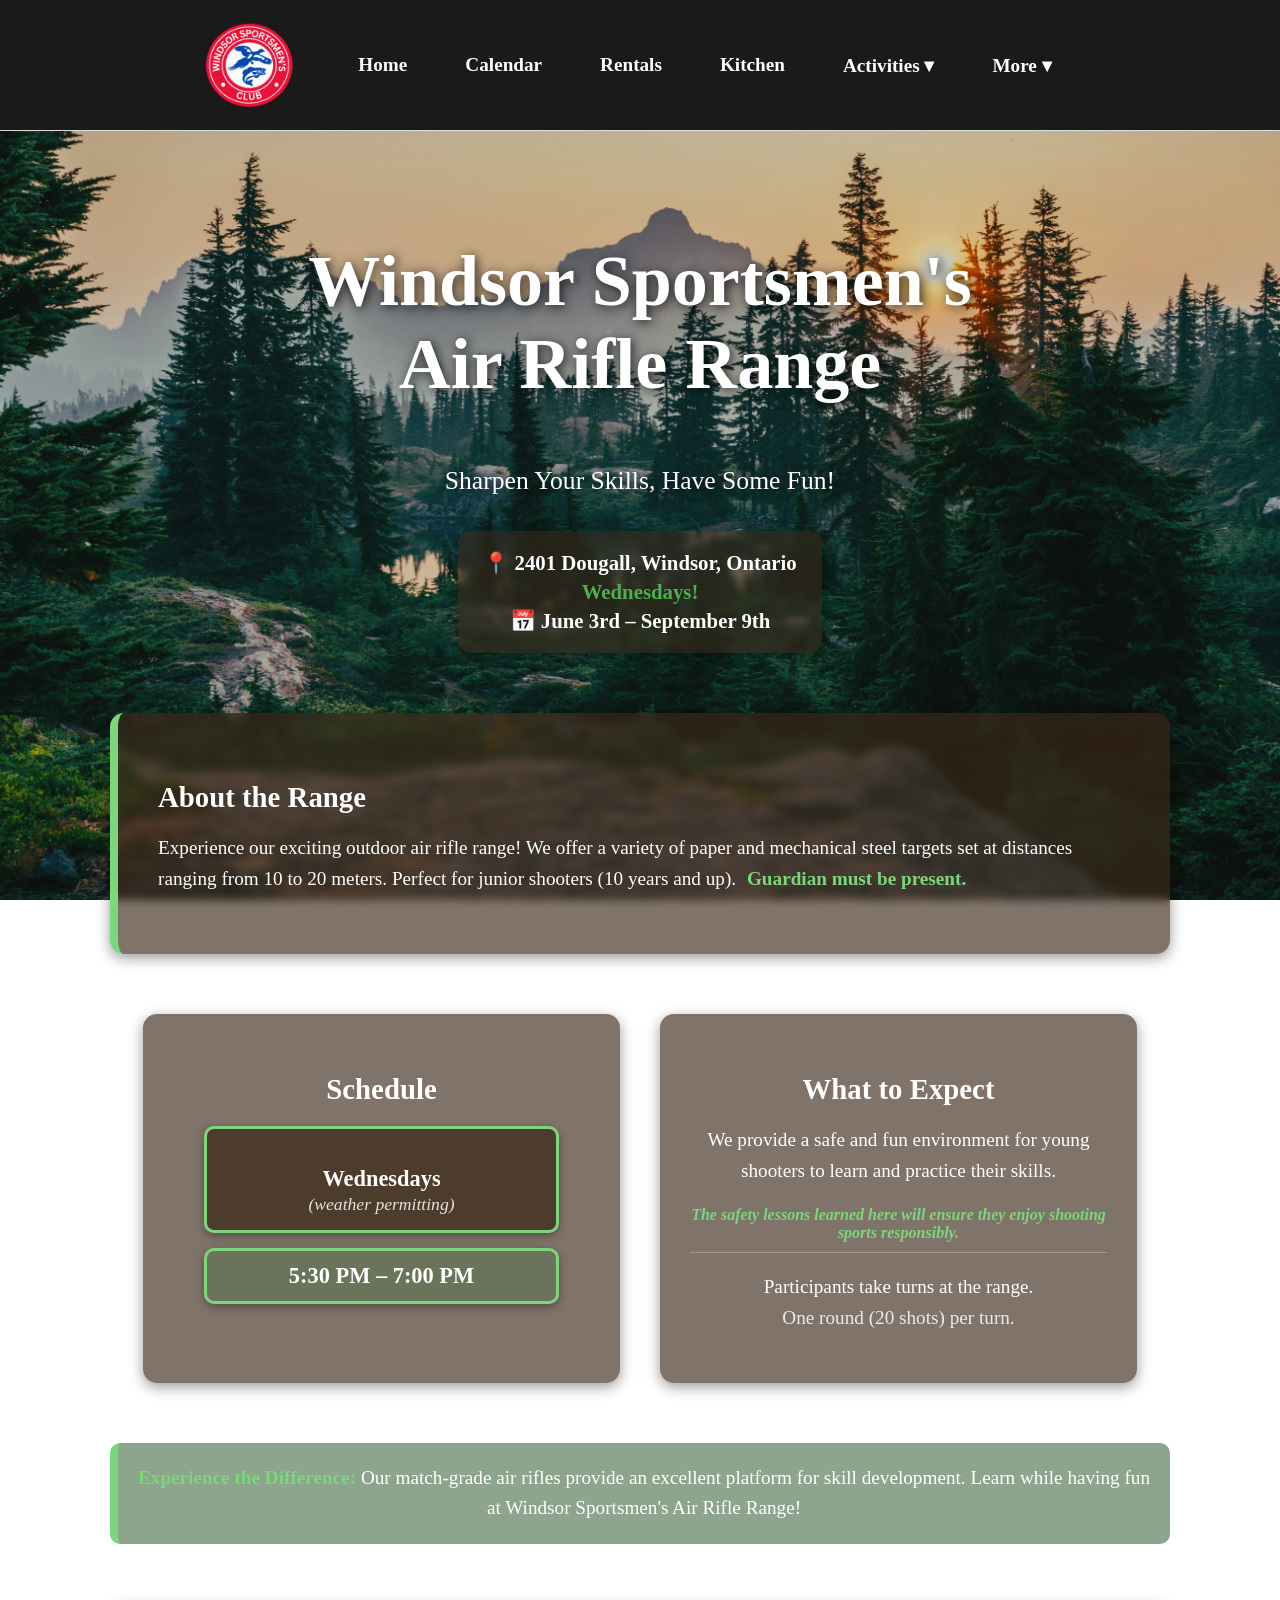
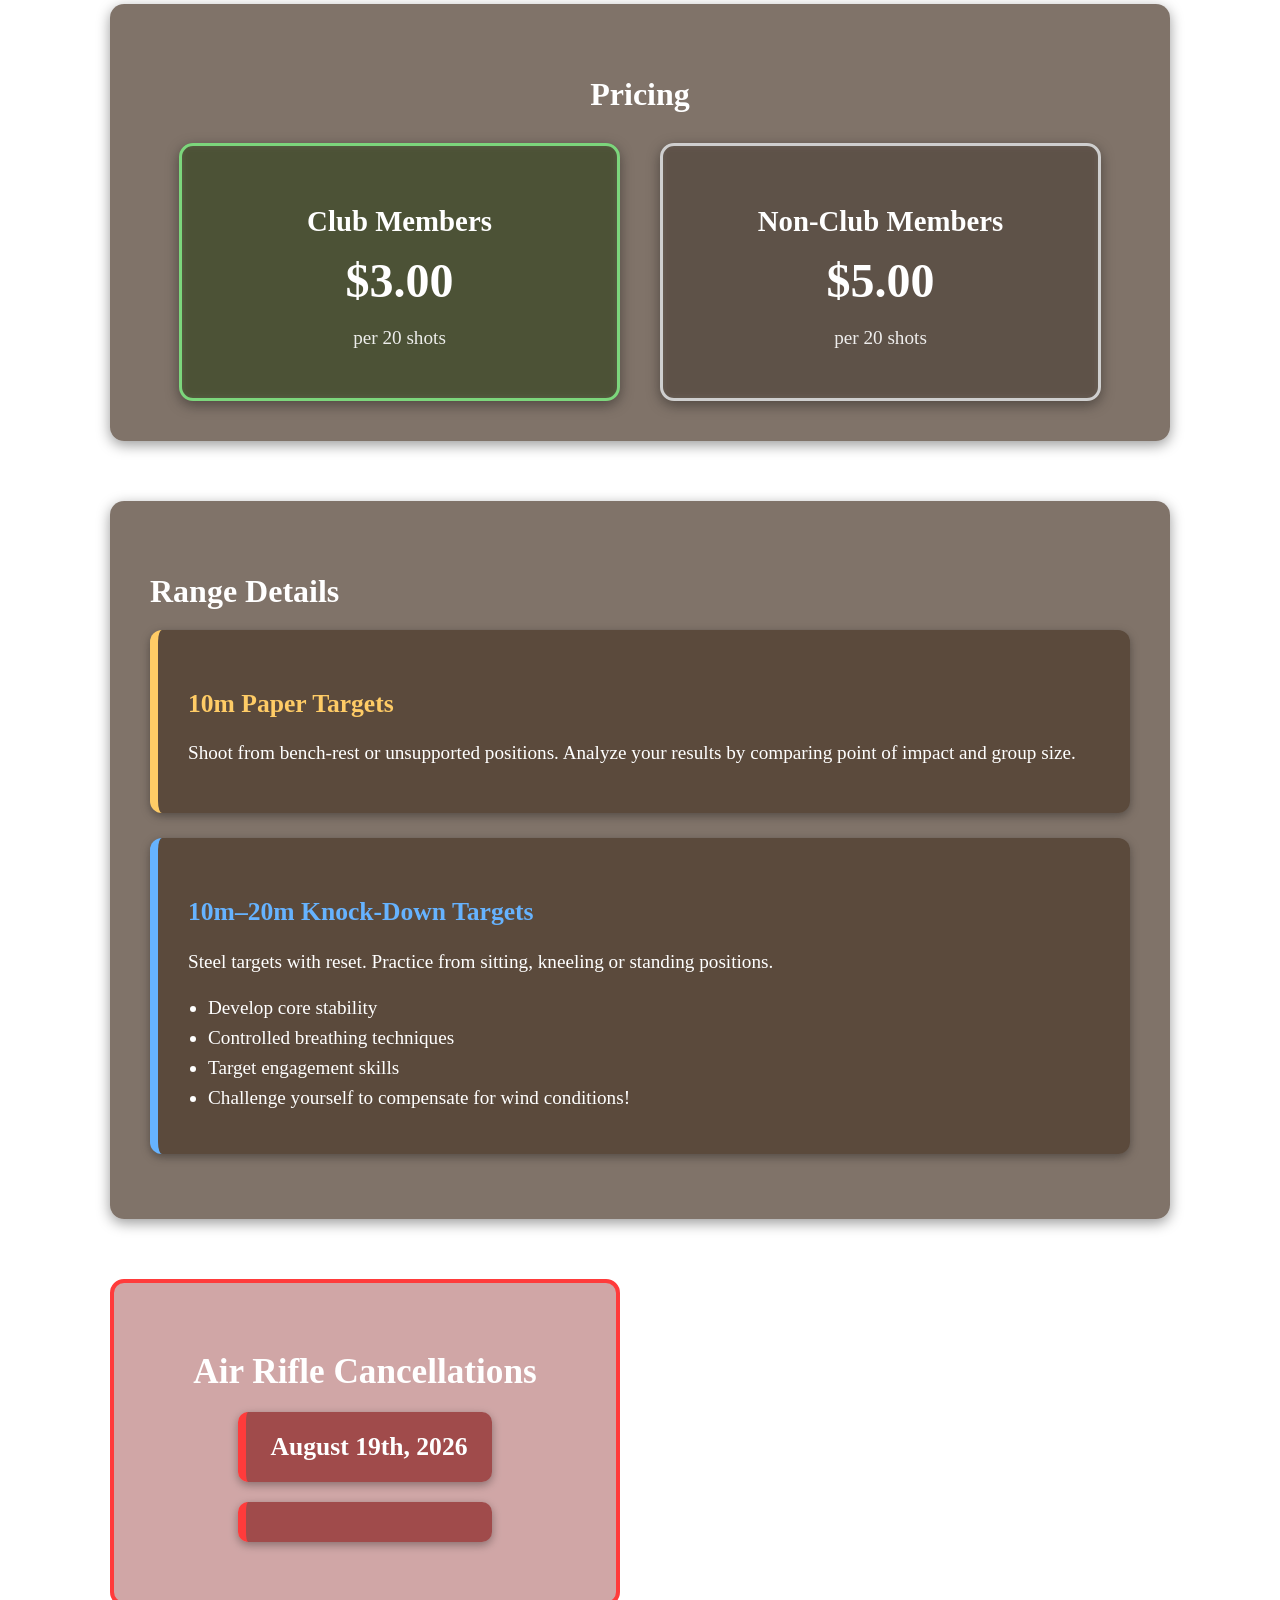
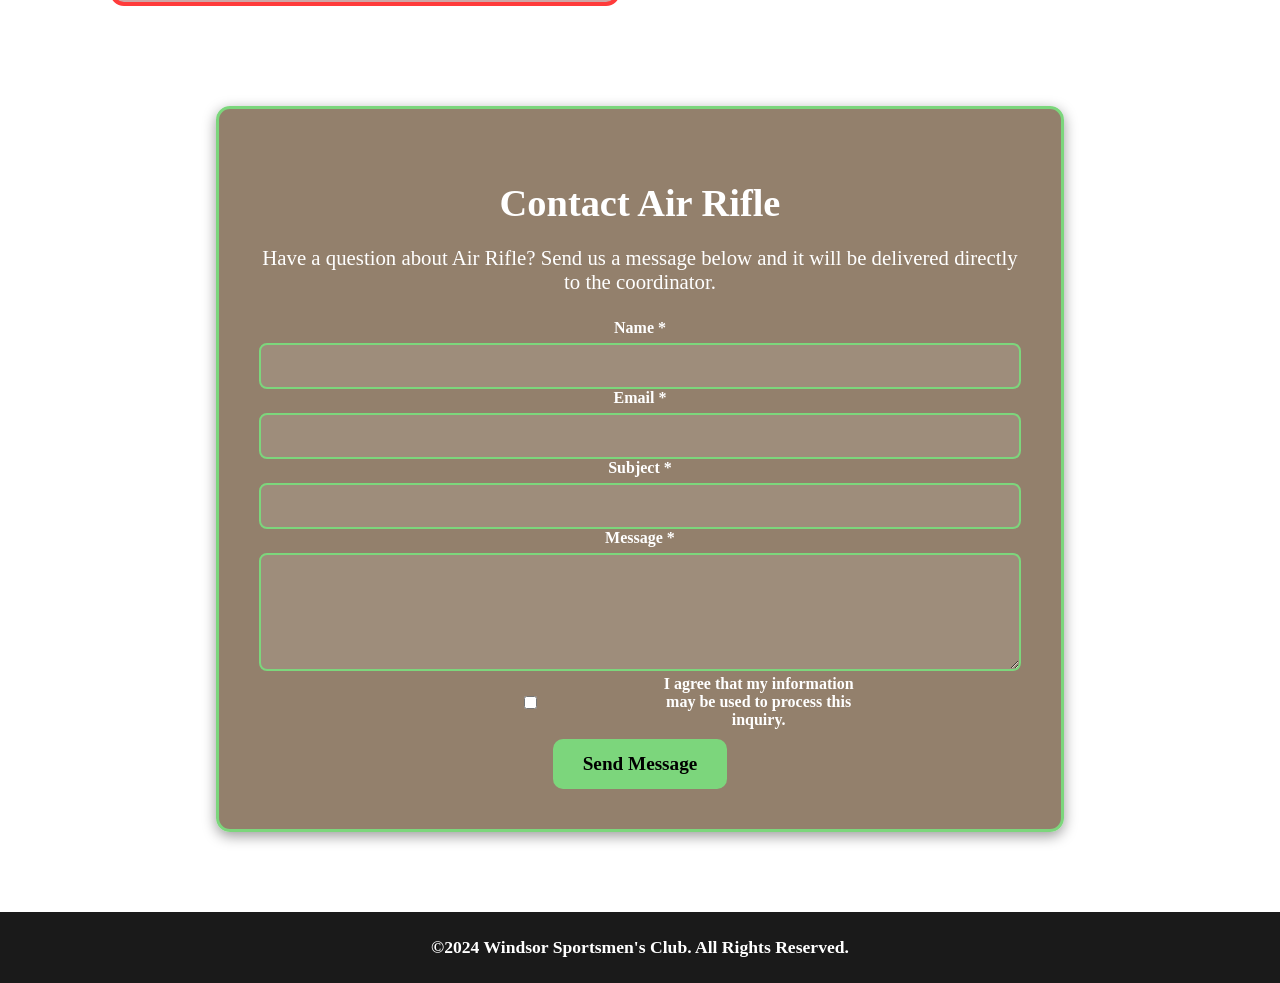
<file: air-rifle.html>
<!DOCTYPE html>
<html lang="en">
<head>
    <meta charset="UTF-8">
    <meta name="viewport" content="width=device-width, initial-scale=1, user-scalable=yes">

    <title>Windsor Sportsmen’s Club</title>
    <!-- =========================================================
         PAGE STYLESHEETS
    ========================================================== -->
    <!-- Nav styles -->
    <link rel="stylesheet" href="styles/nav.css">
    <!-- Air Rifle styles -->
    <link rel="stylesheet" href="styles/airrifle.css">
    <!-- Footer styles -->
    <link rel="stylesheet" href="styles/footer.css">
    
</head>

<body class="air-rifle-bg">

<!-- =========================================================
     NAVIGATION (DIRECTLY INCLUDED)
========================================================= -->
<header>
    <nav class="main-nav">

        <!-- LOGO -->
        <div class="logo">
            <img src="images/WINDSOR SPORTSMANS REMAKE.png"
                 alt="Windsor Sportsmen’s Club Logo">
        </div>

        <div class="nav-spacer"></div>

        <!-- NAV LINKS -->
        <ul class="nav-links">

            <li><a href="index.html">Home</a></li>
            <li><a href="calendar.html">Calendar</a></li>
            <li><a href="private-events.html">Rentals</a></li>
            <li><a href="kitchen.html">Kitchen</a></li>

            <!-- ACTIVITIES DROPDOWN -->
            <li class="dropdown">
                <a href="#">Activities ▾</a>

                <ul class="dropdown-menu">

                    <li><a href="trap-skeet.html">Trap & Skeet</a></li>
                    <li><a href="archery.html">Archery</a></li>
                    <li><a href="air-rifle.html">Air Rifle</a></li>
                    
                    <li>
                        <a href="KnifeAxe.html" class="knifeaxe-link">
                            Knife & Axe<br>
                            <span class="knifeaxe-sub">Throwing</span>
                        </a>
                    </li>

                </ul>
            </li>

             <!-- MORE DROPDOWN -->
            <li class="dropdown">
                <a href="#">More ▾</a>

                <ul class="dropdown-menu">

                    <li><a href="ofha.html">OFHA</a></li>
                    <li><a href="cheese-cracker.html">Cheese & Cracker</a></li>                
                    <li><a href="members.html">Members</a></li>

                </ul>
            </li>

        </ul>
    </nav>
</header>
    
<main class="content-section">

<div class="airrifle-desktop">

    <!-- HERO SECTION -->
    <section class="hero">
        <h1 class="hero-title">Windsor Sportsmen's</h1>
        <h2 class="hero-subtitle">Air Rifle Range</h2>
        <p class="hero-tagline">Sharpen Your Skills, Have Some Fun!</p>

        <div class="hero-info-card">
            <p class="hero-info">📍 2401 Dougall, Windsor, Ontario</p>
            <p class="hero-info" style="color:#4CAF50; font-weight:700;">Wednesdays!</p>
            <p class="hero-info">📅 June 3rd – September 9th</p>
        </div>

    </section>

    <!-- ABOUT THE RANGE — FULL WIDTH CARD -->
<section class="wide-card about-range">
    <h3 class="card-title">About the Range</h3>

    <p class="card-text">
        Experience our exciting outdoor air rifle range! We offer a variety of paper and mechanical steel targets set at distances ranging from 10 to 20 meters. Perfect for junior shooters (10 years and up).
        <span class="green-highlight">Guardian must be present.</span>
    </p>
</section>

<section class="two-cards">

    <!-- LEFT CARD — SCHEDULE -->
    <div class="schedule-card">
        <h3 class="card-title">Schedule</h3>

        <div class="schedule-inner">
            <div class="schedule-top-card">
                <p class="schedule-day">Wednesdays</p>
                <p class="schedule-weather">(weather permitting)</p>
            </div>

            <div class="schedule-time-card">
                <p class="schedule-time">5:30 PM – 7:00 PM</p>
            </div>
        </div>
    </div>

    <!-- RIGHT CARD — WHAT TO EXPECT -->
    <div class="expect-card">
        <h3 class="card-title">What to Expect</h3>

        <p class="card-text">
            We provide a safe and fun environment for young shooters to learn and practice their skills.
        </p>

        <p class="expect-italic-green">
            The safety lessons learned here will ensure they enjoy shooting sports responsibly.
        </p>

        <p class="card-text">
            Participants take turns at the range.<br>
            <span class="soft-white">One round (20 shots) per turn.</span>
        </p>

    </div>

</section>

    <!-- EXPERIENCE GREEN BLOCK -->
<div class="experience-green">
    <strong class="exp-green-title">Experience the Difference:</strong>
    Our match-grade air rifles provide an excellent platform for skill development. 
    Learn while having fun at Windsor Sportsmen's Air Rifle Range!
</div>

    <!-- PRICING CARDS -->
    <section class="pricing-wrapper">
        <h3 class="pricing-title">Pricing</h3>

         <div class="pricing-inner">
            <div class="price-card green">
                <h3 class="card-title">Club Members</h3>
                <p class="price">$3.00</p>
                <p class="per">per 20 shots</p>
            </div>

            <div class="price-card grey">
                <h3 class="card-title">Non-Club Members</h3>
                <p class="price">$5.00</p>
                <p class="per">per 20 shots</p>
            </div>
        </div>
    </section>

    <!-- RANGE DETAILS -->
    <section class="range-details">
        <h3 class="card-title">Range Details</h3>

    <!-- CARD 1 — 10m Paper Targets -->
        <div class="detail-card detail-orange">
            <h4 class="detail-title detail-title-orange">10m Paper Targets</h4>
            <p class="card-text">
            Shoot from bench-rest or unsupported positions. Analyze your results by comparing point of impact and group size.
            </p>
        </div>

    <!-- CARD 2 — 10m–20m Knock-Down Targets -->
        <div class="detail-card detail-blue">
            <h4 class="detail-title detail-title-blue">10m–20m Knock-Down Targets</h4>
            <p class="card-text">
            Steel targets with reset. Practice from sitting, kneeling or standing positions.
            </p>

            <ul class="bullet-list">
                <li>Develop core stability</li>
                <li>Controlled breathing techniques</li>
                <li>Target engagement skills</li>
                <li>Challenge yourself to compensate for wind conditions!</li>
            </ul>
        </div>

    </section>

    <!-- CANCELLATIONS + CALENDAR ROW -->
<div class="cancel-calendar-row">

    <!-- LEFT SIDE — RED CANCELLATIONS CARD -->
    <div class="cancel-left">
        <section class="cancellations">
            <h2 class="cancel-title">Air Rifle Cancellations</h2>

            <div class="cancel-card cancel-date-card">
                <p class="cancel-date-text">August 19th, 2026</p>
            </div>

            <div class="cancel-card cancel-date-card">
                <p class="cancel-date-text"></p>
            </div>
        </section>
    </div>

    <!-- RIGHT SIDE — CALENDAR -->
    <div class="calendar-right">
        <div class="calendar-wrapper">
            <iframe src="https://calendar.google.com/calendar/embed?src=f3b6f6b1111372d609000aec2b6287dc6f1d0ae44ccdaae4ce23d8dfacf1cb26%40group.calendar.google.com&ctz=America%2FToronto"></iframe>
        </div>
    </div>

</div>

    <!-- CONTACT AIR-RIFLE -->
<section class="airrifle-cancel">

  <h2 class="airrifle-contact-title">Contact Air Rifle</h2>

  <p class="airrifle-cancel-intro">
    Have a question about Air Rifle? Send us a message below and it will be delivered directly to the coordinator.
  </p>

  <!-- ⭐ AIR RIFLE FORM -->
  <div class="airrifle-form-wrapper">

      <form id="airrifleForm" action="https://formspree.io/f/mvzleopn" method="POST" class="airrifle-contact-form">

          <label>Name *</label>
          <input type="text" name="name" required>

          <label>Email *</label>
          <input type="email" name="email" required>

          <label>Subject *</label>
          <input type="text" name="subject" required>

          <label>Message *</label>
          <textarea name="message" rows="5" required></textarea>

          <div class="field-checkbox">
              <label>
                  <input type="checkbox" name="consent" required>
                  I agree that my information may be used to process this inquiry.
              </label>
          </div>

          <button type="submit" class="ac-submit">Send Message</button>
      </form>

      <!-- ⭐ THANK YOU MESSAGE (GREEN CARD) -->
      <div id="airrifle-thankyou" style="display:none; text-align:center; padding:40px;">
          <div class="airrifle-thankyou-card" style="
              background:#7cd67c;
              padding:40px;
              border-radius:12px;
              color:black;
              font-size:1.4rem;
              font-weight:bold;
          ">
              <h2>Msg has been sent,</h2>
              <p>Thank you and we will get back to you as soon as we can!</p>
          </div>
      </div>

  </div>

</section>

</main>

<div id="footer-placeholder"></div>
<script src="scripts/load-footer.js"></script>

<script src="scripts/scripts.js"></script>

<!-- ⭐ AIR RIFLE AJAX SUBMISSION SCRIPT -->
<script>
document.getElementById('airrifleForm').addEventListener('submit', async function(e) {
    e.preventDefault();

    const form = e.target;
    const data = new FormData(form);

    const response = await fetch(form.action, {
        method: form.method,
        body: data,
        headers: { 'Accept': 'application/json' }
    });

    if (response.ok) {

        /* Hide the form */
        form.style.display = 'none';

        /* Show the thank-you card */
        document.getElementById('airrifle-thankyou').style.display = 'block';

        /* Clear form fields */
        form.reset();
    }
});
</script>

</body>
</html>
</file>
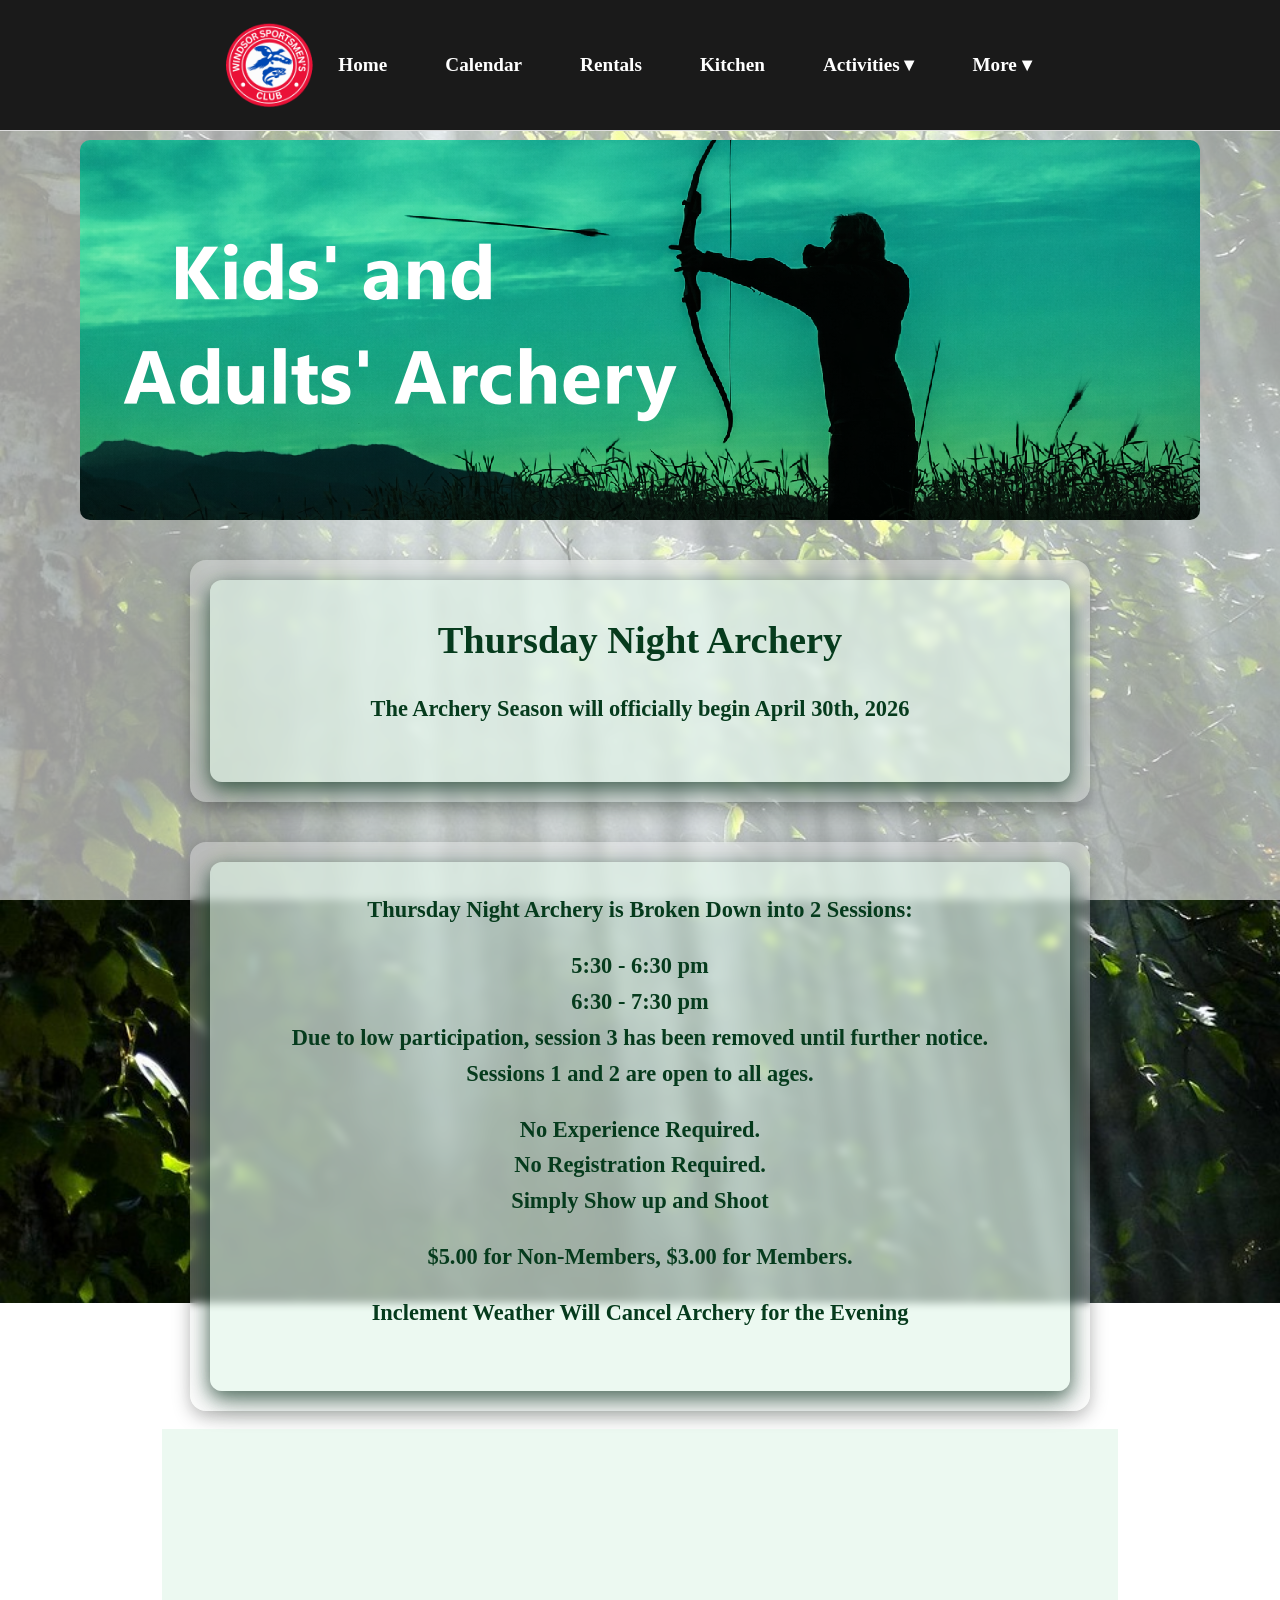
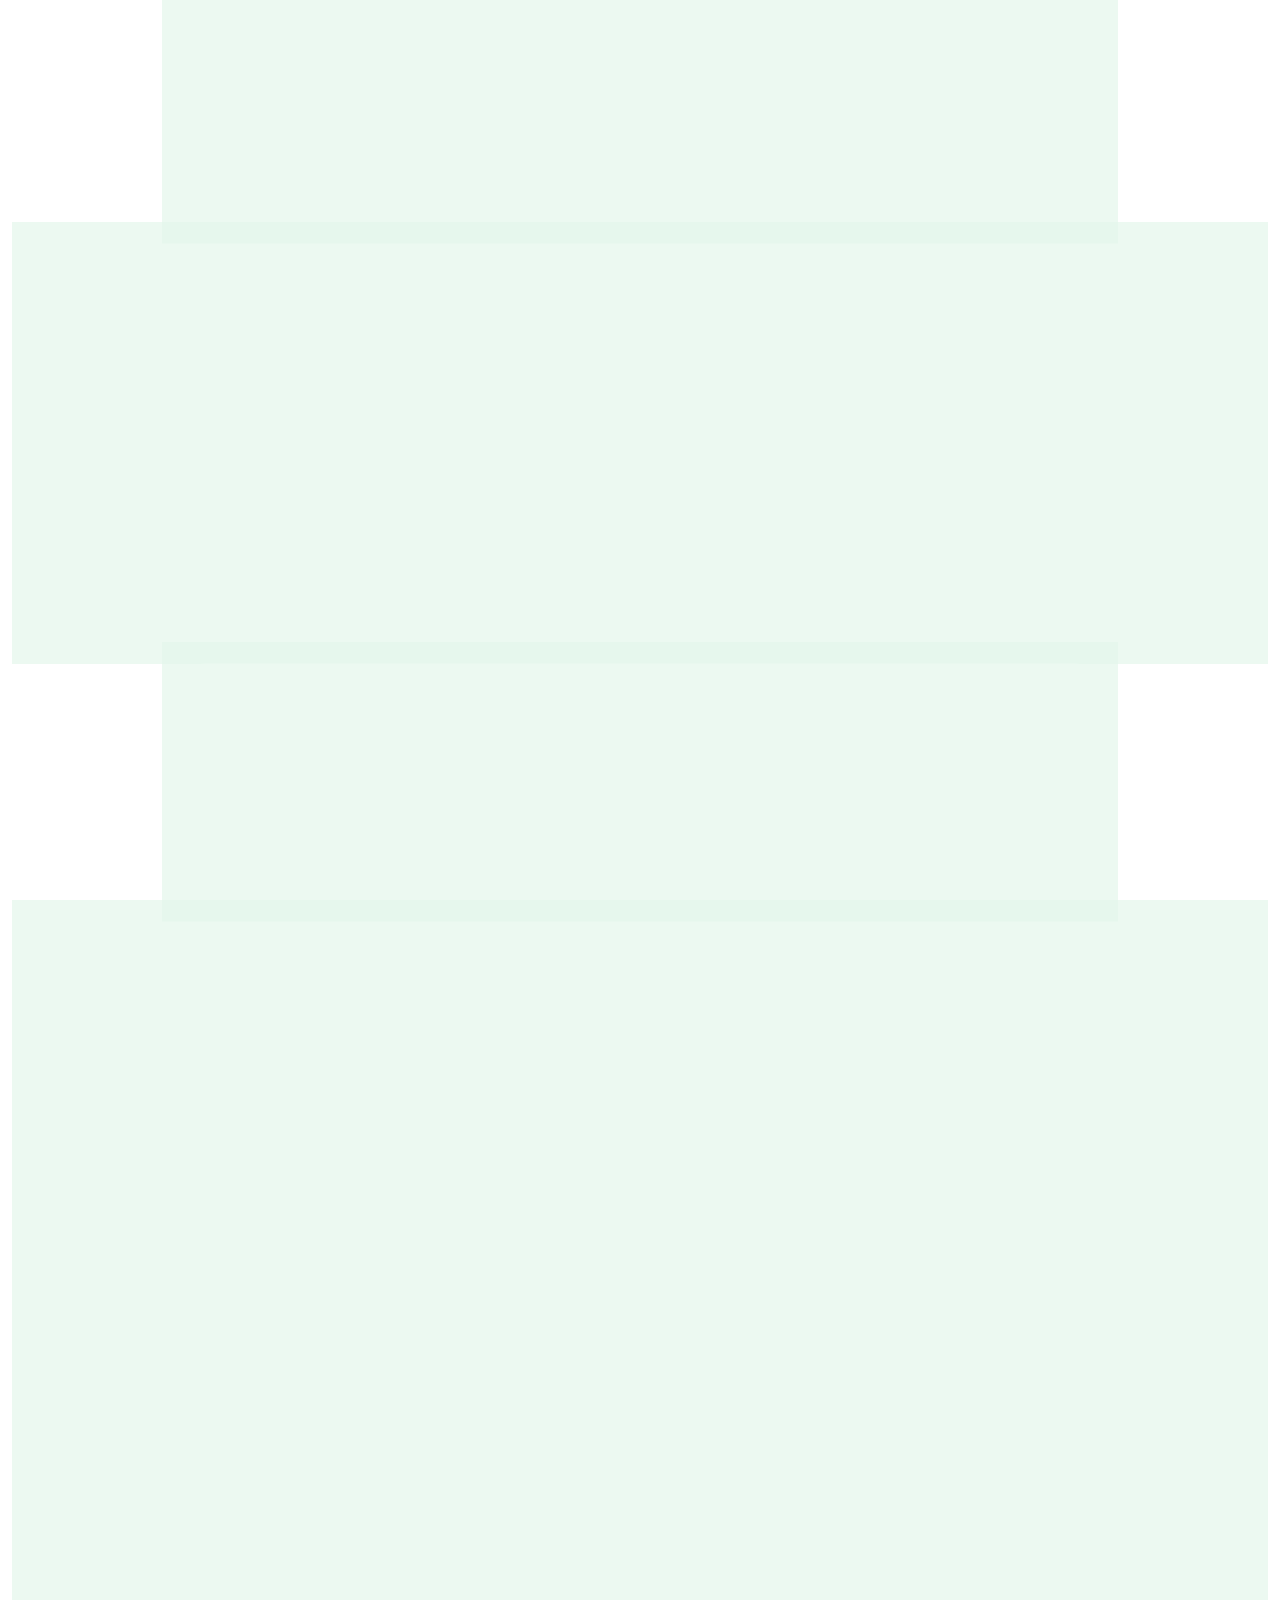
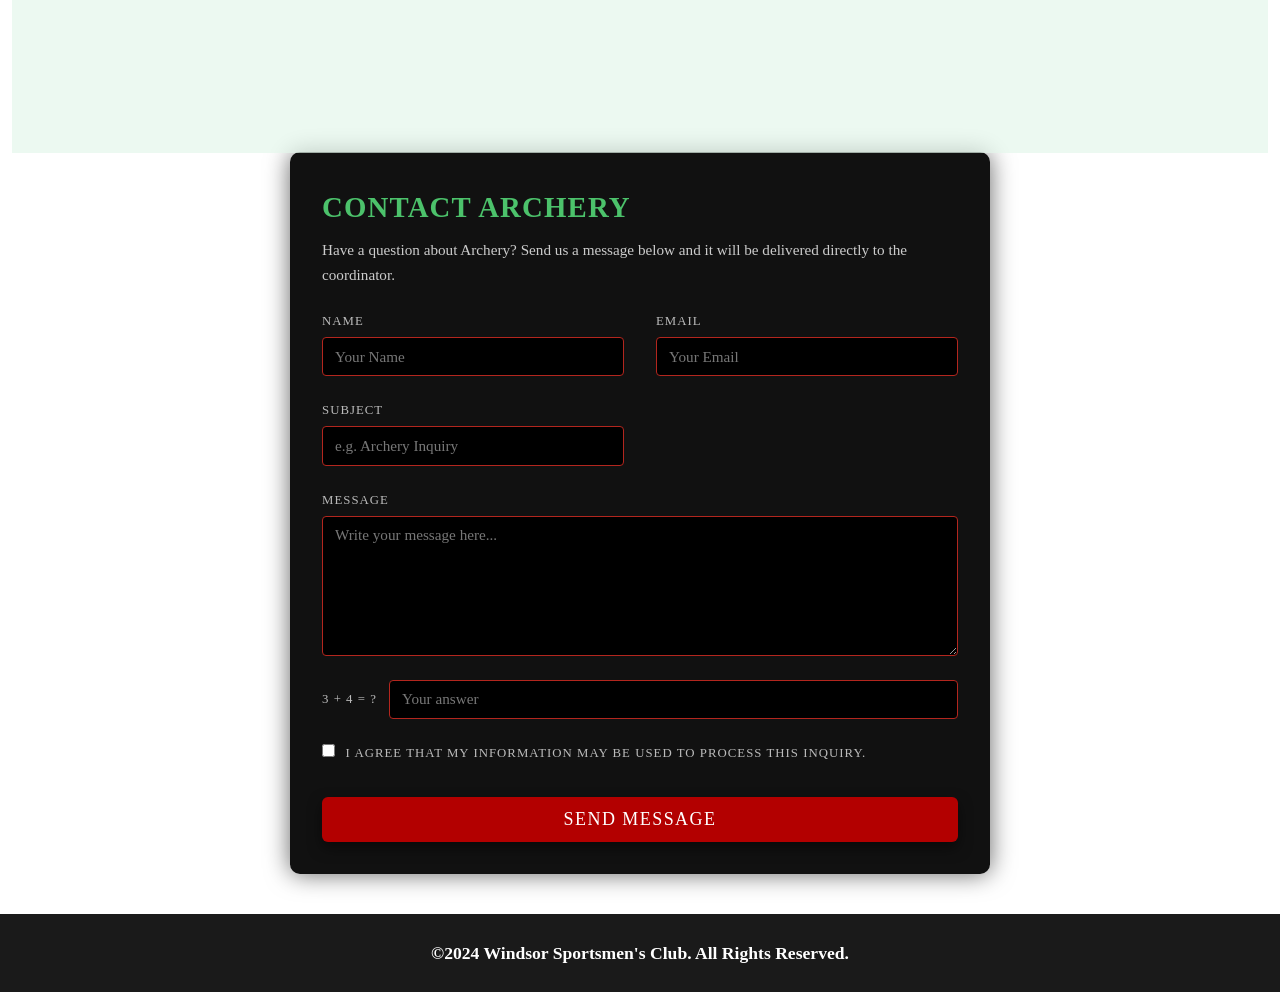
<file: archery.html>
<!DOCTYPE html>
<html lang="en">
<head>
    <meta charset="UTF-8">
    <meta name="viewport" content="width=device-width, initial-scale=1, user-scalable=yes">

    <title>Windsor Sportsmen’s Club</title>

    <link rel="stylesheet" href="styles.css?v=7">

</head>

<body class="archery-page">

<!-- =========================================================
     NAVIGATION (DIRECTLY INCLUDED)
========================================================= -->
<header>
    <nav class="main-nav">

        <!-- LOGO -->
        <div class="logo">
            <img src="images/WINDSOR SPORTSMANS REMAKE.png"
                 alt="Windsor Sportsmen’s Club Logo">
        </div>

        <div class="nav-spacer"></div>

        <!-- NAV LINKS -->
        <ul class="nav-links">

            <li><a href="index.html">Home</a></li>
            <li><a href="calendar.html">Calendar</a></li>
            <li><a href="private-events.html">Rentals</a></li>
            <li><a href="kitchen.html">Kitchen</a></li>

            <!-- ACTIVITIES DROPDOWN -->
            <li class="dropdown">
                <a href="#">Activities ▾</a>

                <ul class="dropdown-menu">

                    <li><a href="trap-skeet.html">Trap & Skeet</a></li>
                    <li><a href="archery.html">Archery</a></li>
                    <li><a href="air-rifle.html">Air Rifle</a></li>
                    
                    <li>
                        <a href="KnifeAxe.html" class="knifeaxe-link">
                            Knife & Axe<br>
                            <span class="knifeaxe-sub">Throwing</span>
                        </a>
                    </li>

                </ul>
            </li>

             <!-- MORE DROPDOWN -->
            <li class="dropdown">
                <a href="#">More ▾</a>

                <ul class="dropdown-menu">

                    <li><a href="ofha.html">OFHA</a></li>
                    <li><a href="cheese-cracker.html">Cheese & Cracker</a></li>                
                    <li><a href="members.html">Members</a></li>

                </ul>
            </li>

        </ul>
    </nav>
</header>

<!-- ARCHERY HEADER IMAGE -->
<section class="archery-header">
    <img 
        src="images/Archery-Header1.png" 
        alt="Archery Header Image" 
        class="archery-header-img"
    >
</section>

<!-- ⭐ ARCHERY INFO — CARD 1 -->
<section class="outer-card">
    <div class="inner-card green-card">

        <h2 class="archery-title">Thursday Night Archery</h2>

        <p class="archery-season">
            The Archery Season will officially begin April 30th, 2026
        </p>

    </div>
</section>

<!-- ⭐ ARCHERY INFO — CARD 2 -->
<section class="outer-card">
    <div class="inner-card green-card">

        <p class="archery-subtitle">
            Thursday Night Archery is Broken Down into 2 Sessions:
        </p>

        <p class="archery-times">
            5:30 - 6:30 pm<br>
            6:30 - 7:30 pm<br>
            Due to low participation, session 3 has been removed until further notice.<br>
            Sessions 1 and 2 are open to all ages.<br>
        </p>

        <p class="archery-simple">
            No Experience Required.<br>
            No Registration Required.<br>
            Simply Show up and Shoot
        </p>

        <p class="archery-pricing">
            $5.00 for Non-Members, $3.00 for Members.
        </p>

        <p class="archery-weather">
            Inclement Weather Will Cancel Archery for the Evening
        </p>

    </div>
</section>

<!-- ⭐ ARCHERY INFO — CARD 3 -->
<section class="outer-card">
    <div class="inner-card green-card">

        <p class="archery-private">
            For private events please contact us using the form below.<br>
            Private events require a minimum of 10 participants and 4 weeks notice.<br>
            Pricing subject to change.
        </p>

    </div>
</section>

<section class="outer-card wide-card">
    <div class="inner-card green-card wide-inner">

        <div class="archery-image-wrapper">
            <img src="images/archery1.png" alt="Archery Image 1">
            <img src="images/archery2.png" alt="Archery Image 2">
            <img src="images/ArcherySet-Up.png" alt="Archery Set Up">
        </div>

    </div>
</section>

<!-- ARCHERY CANCELLATIONS -->

    <!-- ARCHERY CANCELLATIONS -->
<section class="outer-card">
    <div class="inner-card green-card">

        <h2 class="archery-cancel-title">Archery Cancellations</h2>

        <div class="archery-dates">
            Oct 15th 2026<br>
        </div>

    </div>
</section>
    
<!-- ARCHERY CALENDAR -->
<section class="outer-card wide-card">
    <div class="inner-card green-card wide-inner">

        <h2 class="archery-calendar-title">Archery Calendar 2026</h2>

        <div class="calendar-container">
            <div class="calendar-wrapper">
                <iframe 
                    src="https://calendar.google.com/calendar/embed?src=4ce53730cd1fa998a93d1d41cbc800535bea0e3bdc8a513fe752bfe8b943680c%40group.calendar.google.com&ctz=America%2FToronto&showPrint=0&showTabs=0&showCalendars=0&showTz=0"
                    style="border:0"
                    frameborder="0"
                    scrolling="no">
                </iframe>
            </div>
        </div>

    </div>
</section>

<section class="archery-cancel">
  <h2>Contact Archery</h2>
  <p class="archery-cancel-intro">
    Have a question about Archery? Send us a message below and it will be delivered directly to the coordinator.
  </p>

  <form class="archery-cancel-form" action="https://formsubmit.co/adamveldhuis@hotmail.ca" method="POST">
    <div class="field-row">
      <label for="ac-name">Name</label>
      <input type="text" id="ac-name" name="name" placeholder="Your Name" required>
    </div>

    <div class="field-row">
      <label for="ac-email">Email</label>
      <input type="email" id="ac-email" name="email" placeholder="Your Email" required>
    </div>

    <div class="field-row">
      <label for="ac-subject">Subject</label>
      <input type="text" id="ac-subject" name="subject" placeholder="e.g. Archery Inquiry" required>
    </div>

    <div class="field-row">
      <label for="ac-message">Message</label>
      <textarea id="ac-message" name="message" rows="4" placeholder="Write your message here..." required></textarea>
    </div>

    <div class="field-row field-inline">
      <label for="ac-captcha">3 + 4 = ?</label>
      <input type="text" id="ac-captcha" name="captcha" placeholder="Your answer" required>
    </div>

    <div class="field-row field-checkbox">
      <label>
        <input type="checkbox" name="consent" required>
        I agree that my information may be used to process this inquiry.
      </label>
    </div>

    <button type="submit" class="ac-submit">Send Message</button>
  </form>
</section>

<!-- ⭐ FOOTER -->
<footer class="site-footer">
    <p>©2024 Windsor Sportsmen's Club. All Rights Reserved.</p>
</footer>
<script src="scripts.js"></script>
</body>
</html>
</file>
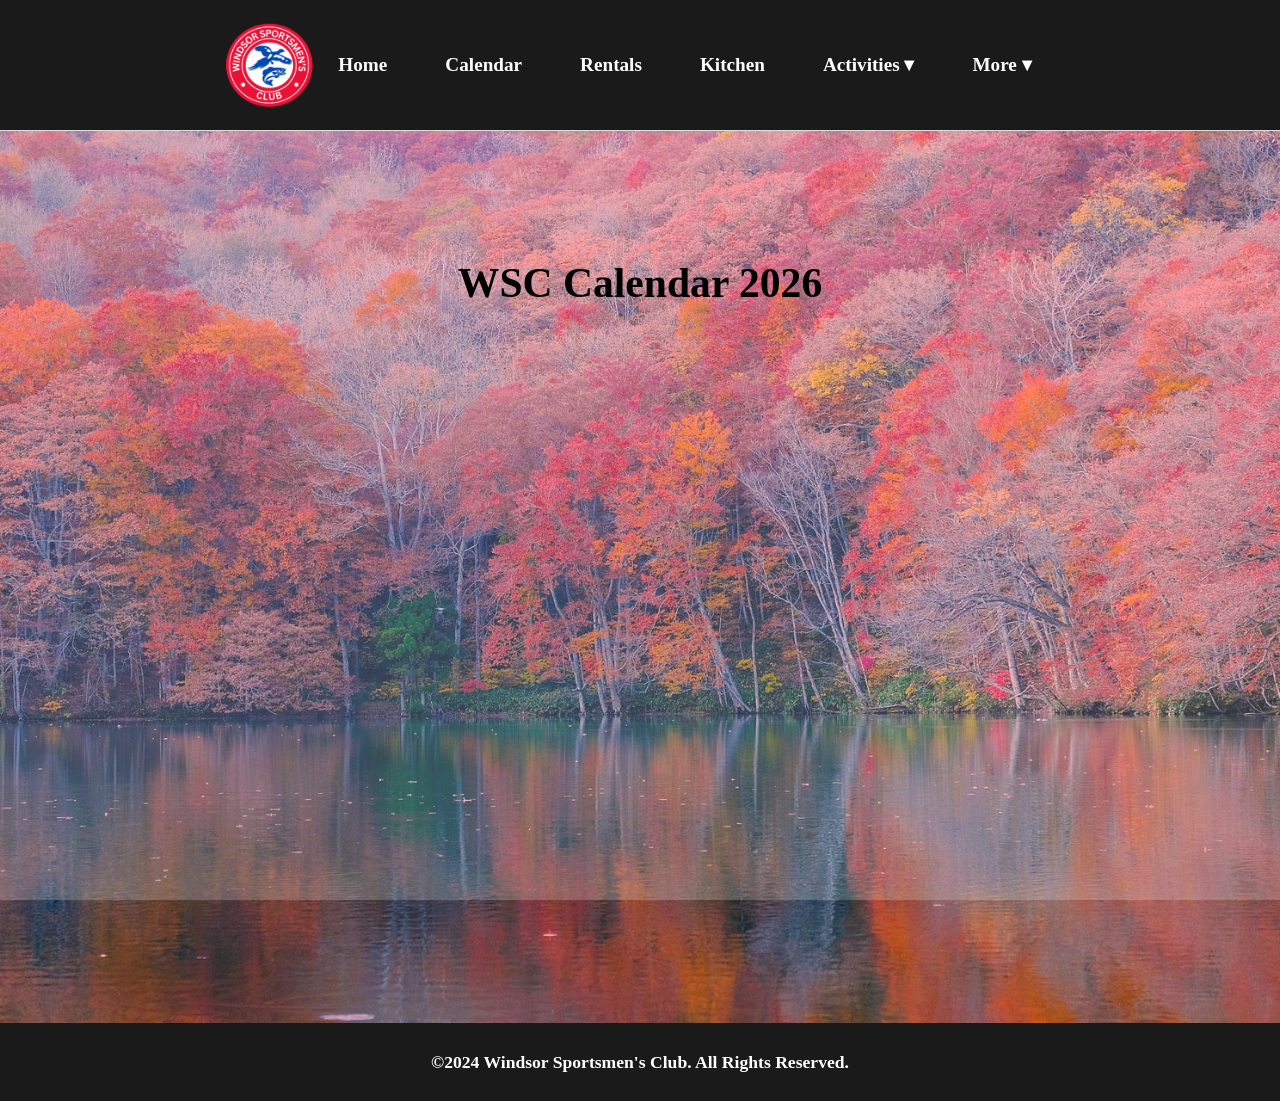
<file: calendar.html>
<!DOCTYPE html>
<html lang="en">
<head>
    <meta charset="UTF-8">
    <meta name="viewport" content="width=device-width, initial-scale=1, user-scalable=yes">

    <title>Windsor Sportsmen’s Club</title>

    <!-- =========================================================
         PAGE STYLESHEETS
    ========================================================== -->
     <!-- Nav styles -->
    <link rel="stylesheet" href="styles/nav.css">
    <!-- Air Rifle styles -->
    <link rel="stylesheet" href="styles.css?v=7">
    <!-- Footer styles -->
    <link rel="stylesheet" href="styles/footer.css">
    
</head>

<body class="calendar-bg">

<!-- =========================================================
     NAVIGATION (DIRECTLY INCLUDED)
========================================================= -->
<header>
    <nav class="main-nav">

        <!-- LOGO -->
        <div class="logo">
            <img src="images/WINDSOR SPORTSMANS REMAKE.png"
                 alt="Windsor Sportsmen’s Club Logo">
        </div>

        <div class="nav-spacer"></div>

        <!-- NAV LINKS -->
        <ul class="nav-links">

            <li><a href="index.html">Home</a></li>
            <li><a href="calendar.html">Calendar</a></li>
            <li><a href="private-events.html">Rentals</a></li>
            <li><a href="kitchen.html">Kitchen</a></li>

            <!-- ACTIVITIES DROPDOWN -->
            <li class="dropdown">
                <a href="#">Activities ▾</a>

                <ul class="dropdown-menu">

                    <li><a href="trap-skeet.html">Trap & Skeet</a></li>
                    <li><a href="archery.html">Archery</a></li>
                    <li><a href="air-rifle.html">Air Rifle</a></li>
                    
                    <li>
                        <a href="KnifeAxe.html" class="knifeaxe-link">
                            Knife & Axe<br>
                            <span class="knifeaxe-sub">Throwing</span>
                        </a>
                    </li>

                </ul>
            </li>

             <!-- MORE DROPDOWN -->
            <li class="dropdown">
                <a href="#">More ▾</a>

                <ul class="dropdown-menu">

                    <li><a href="ofha.html">OFHA</a></li>
                    <li><a href="cheese-cracker.html">Cheese & Cracker</a></li>                
                    <li><a href="members.html">Members</a></li>

                </ul>
            </li>

        </ul>
    </nav>
</header>
    
<!-- Spacer under fixed nav -->
<section style="height: 180px;"></section>

<!-- ⭐ REMOVED HEADER IMAGE SECTION HERE -->

<!-- ⭐ RED CARD CALENDAR SECTION -->
<section id="wsc-calendar" class="calendar-page">

    <h1 class="calendar-title">WSC Calendar 2026</h1>

    <div class="calendar-container">

        <div class="calendar-wrapper">
            <iframe 
                src="https://calendar.google.com/calendar/embed?height=600&wkst=1&ctz=America%2FToronto&showPrint=0&title&showTz=0&showTitle=0&src=ZGQ4ODJmMWJhODBlNTgzYTQwMGI0MzFlNTgxOTY0NjVmZmNlMDViMzJhZDIxOTI2NTg2YjIxMTAzNDBkMmEwMkBncm91cC5jYWxlbmRhci5nb29nbGUuY29t&color=%23d81b60"
                style="border-width:0"
                width="100%"
                height="600"
                frameborder="0"
                scrolling="no">
            </iframe>
        </div>

    </div>

</section>

<!-- ⭐ FOOTER -->
<div id="footer-placeholder"></div>
<script src="scripts/load-footer.js"></script>

<script src="scripts.js"></script>
</body>
</html>
</file>
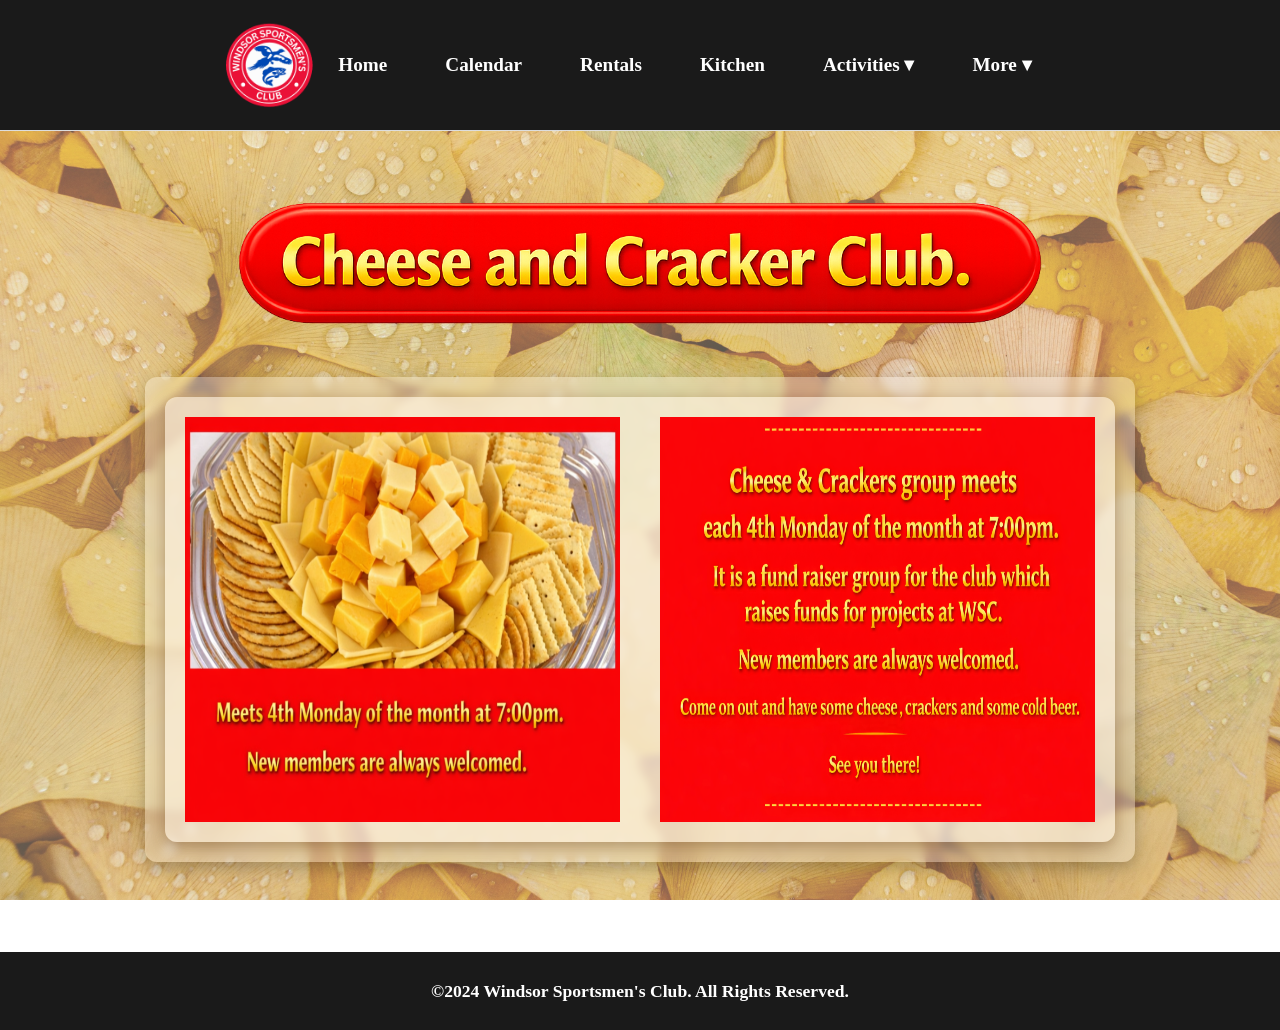
<file: cheese-cracker.html>
<!DOCTYPE html>
<html lang="en">
<head>
    <meta charset="UTF-8">
    <meta name="viewport" content="width=device-width, initial-scale=1, user-scalable=yes">
    <title>Windsor Sportsmen’s Club</title>

    <!-- =========================================================
         PAGE STYLESHEETS
    ========================================================== -->
     <!-- Nav styles -->
    <link rel="stylesheet" href="styles/nav.css">
    <!-- Air Rifle styles -->
    <link rel="stylesheet" href="styles.css?v=7">
    <!-- Footer styles -->
    <link rel="stylesheet" href="styles/footer.css">
    
</head>

<body class="cheese-bg">

<!-- =========================================================
     NAVIGATION (DIRECTLY INCLUDED)
========================================================= -->
<header>
    <nav class="main-nav">

        <!-- LOGO -->
        <div class="logo">
            <img src="images/WINDSOR SPORTSMANS REMAKE.png"
                 alt="Windsor Sportsmen’s Club Logo">
        </div>

        <div class="nav-spacer"></div>

        <!-- NAV LINKS -->
        <ul class="nav-links">

            <li><a href="index.html">Home</a></li>
            <li><a href="calendar.html">Calendar</a></li>
            <li><a href="private-events.html">Rentals</a></li>
            <li><a href="kitchen.html">Kitchen</a></li>

            <!-- ACTIVITIES DROPDOWN -->
            <li class="dropdown">
                <a href="#">Activities ▾</a>

                <ul class="dropdown-menu">

                    <li><a href="trap-skeet.html">Trap & Skeet</a></li>
                    <li><a href="archery.html">Archery</a></li>
                    <li><a href="air-rifle.html">Air Rifle</a></li>
                    
                    <li>
                        <a href="KnifeAxe.html" class="knifeaxe-link">
                            Knife & Axe<br>
                            <span class="knifeaxe-sub">Throwing</span>
                        </a>
                    </li>

                </ul>
            </li>

             <!-- MORE DROPDOWN -->
            <li class="dropdown">
                <a href="#">More ▾</a>

                <ul class="dropdown-menu">

                    <li><a href="ofha.html">OFHA</a></li>
                    <li><a href="cheese-cracker.html">Cheese & Cracker</a></li>                
                    <li><a href="members.html">Members</a></li>

                </ul>
            </li>

        </ul>
    </nav>
</header>
    
<!-- Spacer under fixed nav -->
<section style="height: 180px;"></section>

<!-- ⭐ PAGE CONTENT -->
<main class="content-section" style="margin-top:-40px;">

    <!-- Title -->
    <img src="images/cheesetitle1.png" 
         alt="Cheese and Cracker Club Title" 
         style="max-width:68%; margin:0 auto 40px auto; display:block;">

    <!-- ⭐ CHEESE CARD WRAPPER -->
    <div class="cheese-card outer-card">
        <div class="inner-card cheese-inner-card">

            <!-- ⭐ UPDATED CHEESE & CRACKER SECTION -->
            <div class="cheesecracker-wrapper">
                <img src="images/cheese1.png" 
                     alt="Cheese and Cracker Flyer Left"
                     class="cheesecracker-img">

                <img src="images/cheese2.png" 
                     alt="Cheese and Cracker Flyer Right"
                     class="cheesecracker-img">
            </div>

        </div>
    </div>

</main>

<!-- ⭐ FOOTER -->
<div id="footer-placeholder"></div>
<script src="scripts/load-footer.js"></script>
    
<script src="scripts.js"></script>
</body>
</html>
</file>
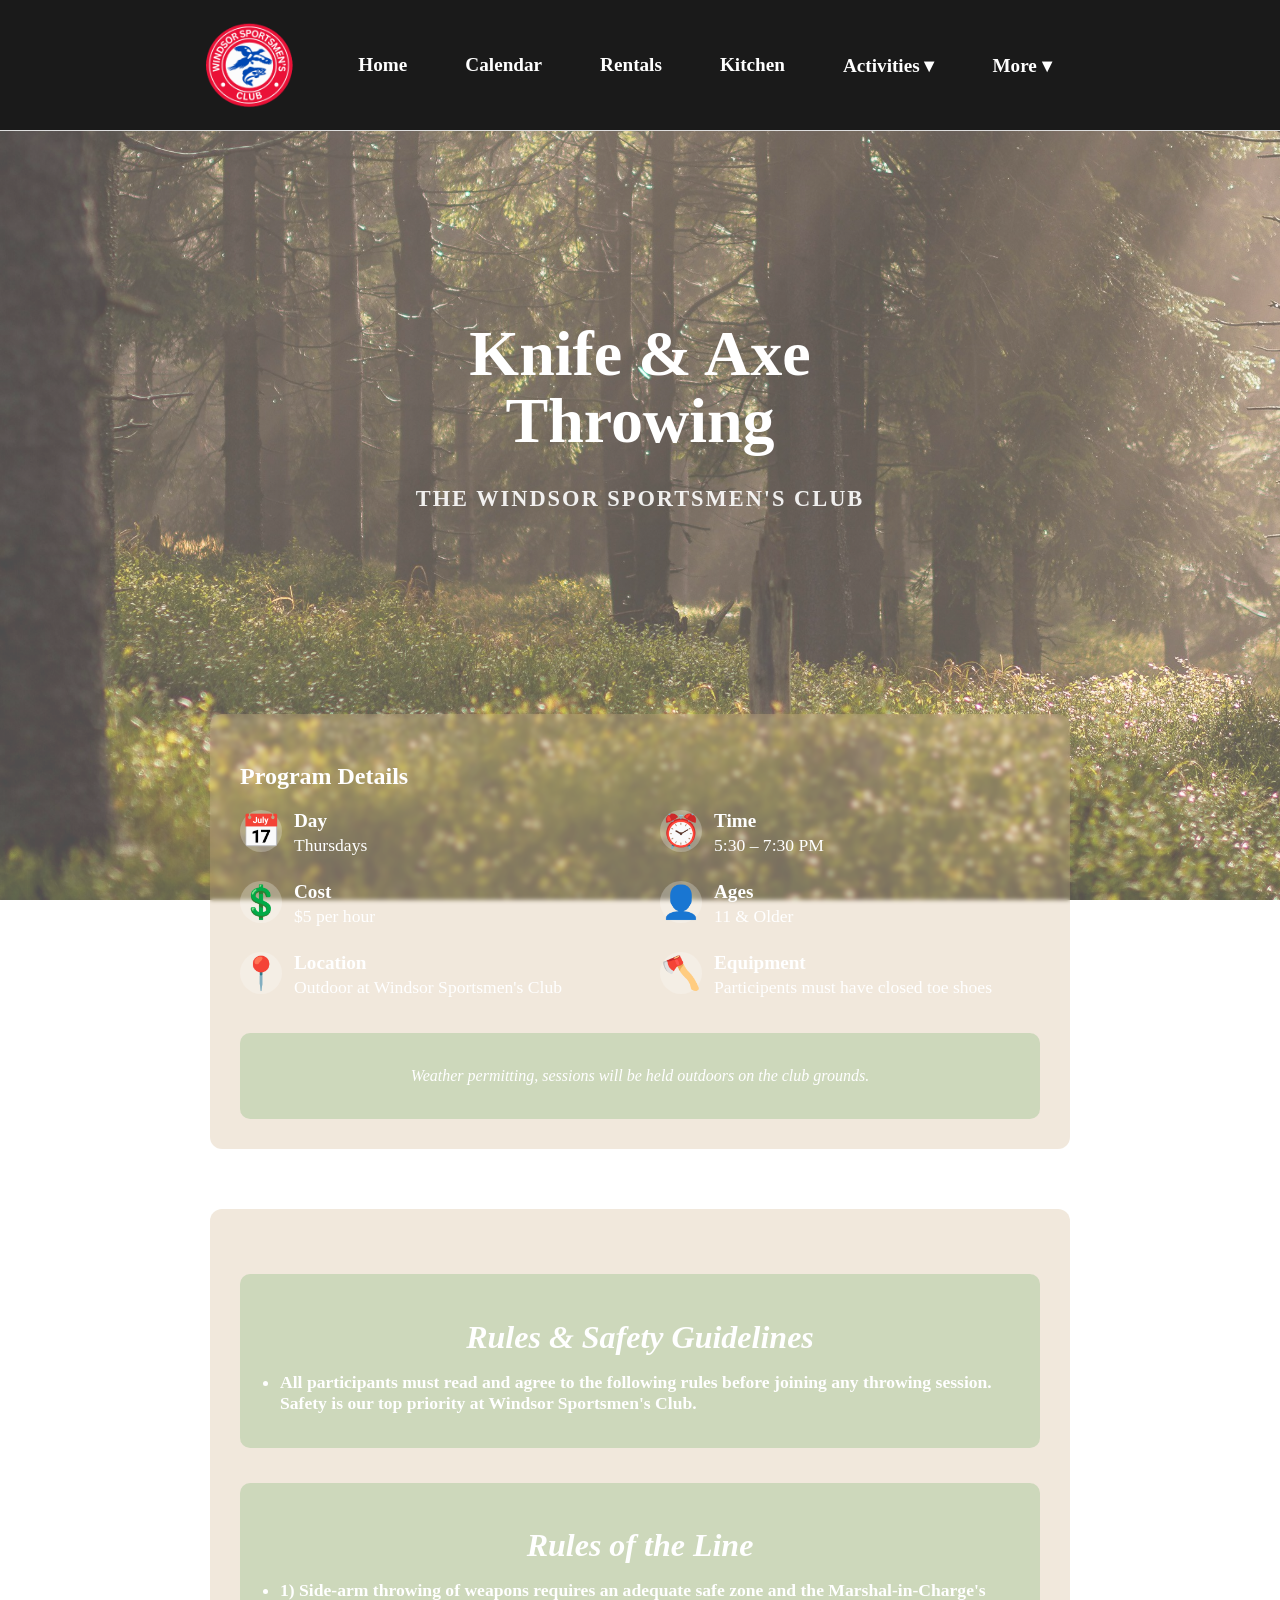
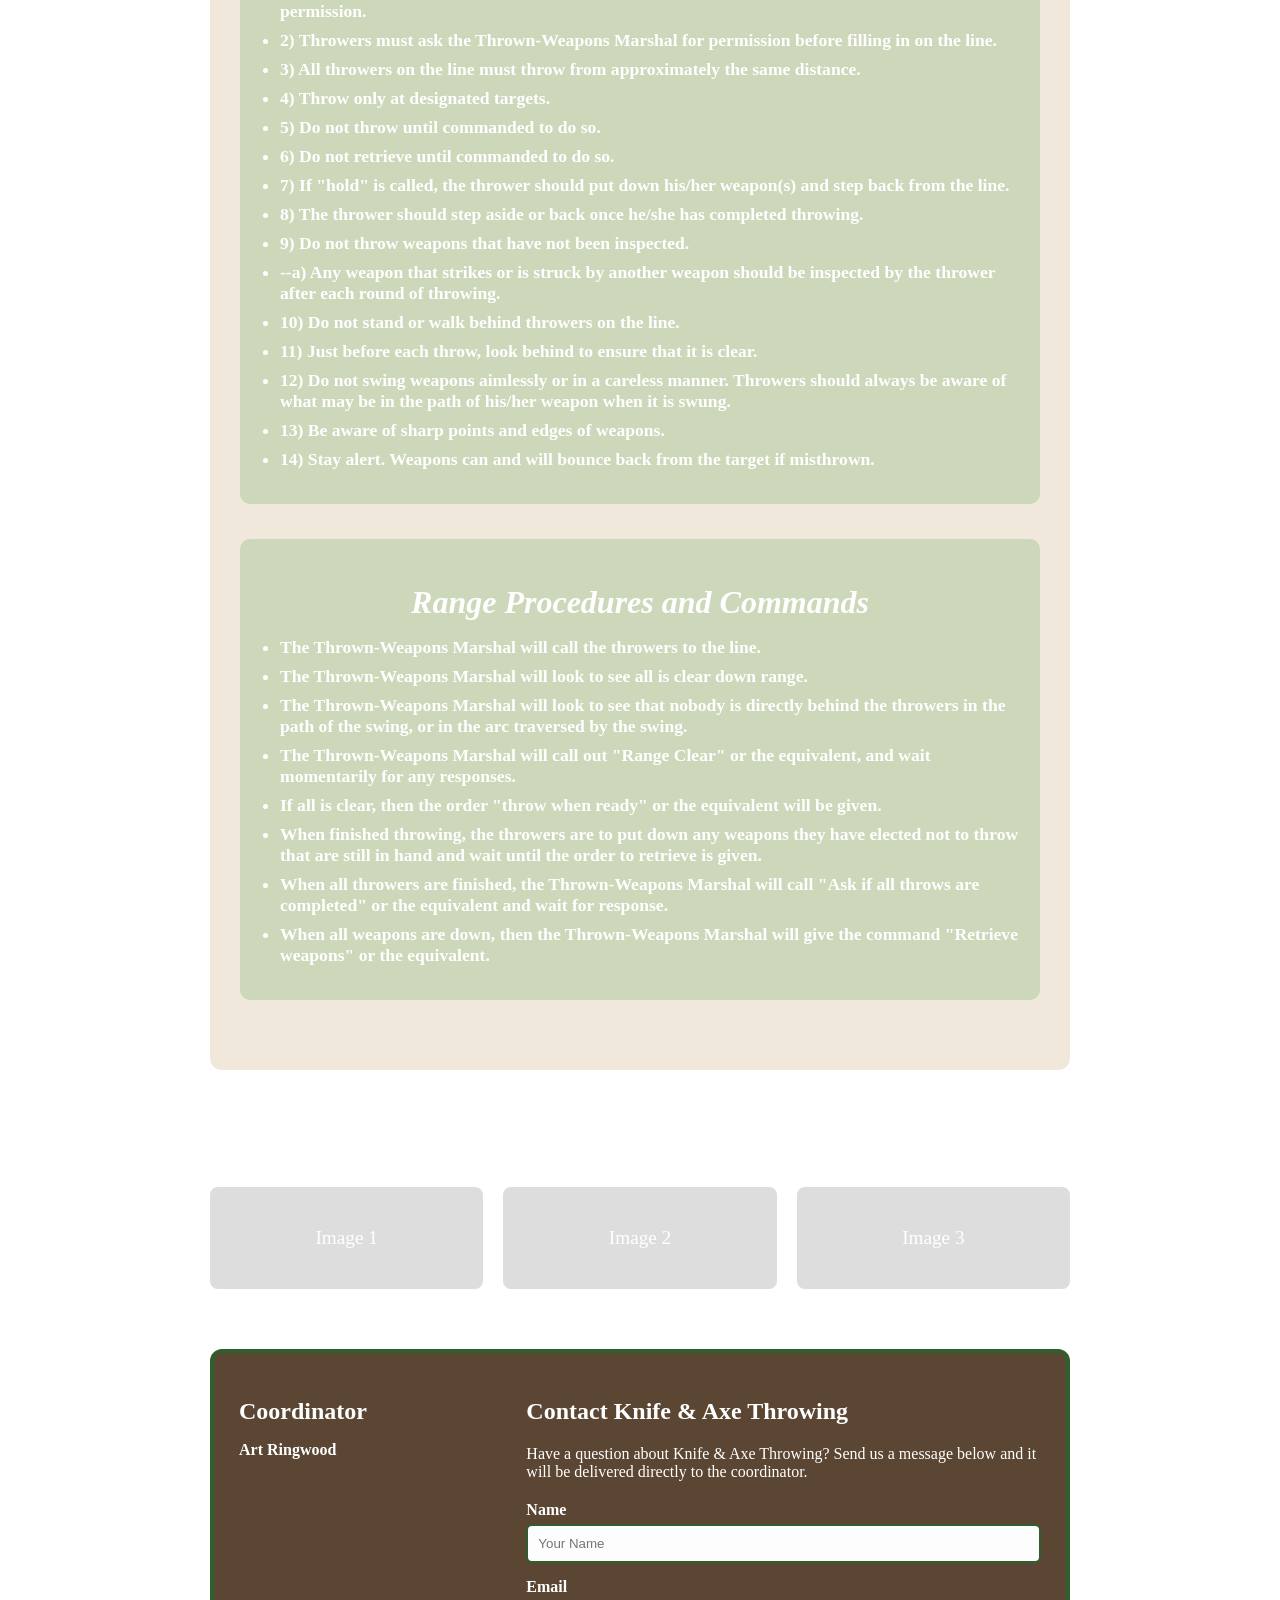
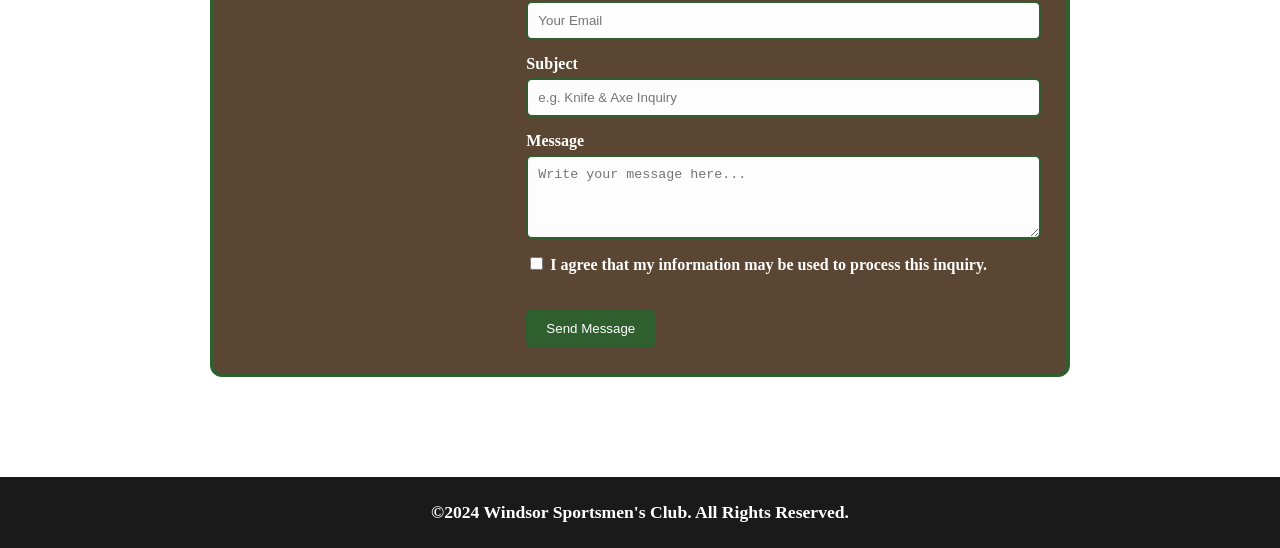
<file: KnifeAxe.html>
<!DOCTYPE html>
<html lang="en">
<head>
    <!-- =========================================================
         PAGE META & GLOBAL SETTINGS
    ========================================================== -->
    <meta charset="UTF-8">
    <meta name="viewport" content="width=device-width, initial-scale=1.0">

    <title>Knife & Axe Throwing | Windsor Sportsmen's Club</title>

    <!-- =========================================================
         PAGE STYLESHEETS
    ========================================================== -->
    <!-- Nav styles -->
    <link rel="stylesheet" href="styles/nav.css">
    <!-- Knife & Axe styles -->
    <link rel="stylesheet" href="styles/knifeaxe.css">
    <!-- Footer styles -->
    <link rel="stylesheet" href="styles/footer.css">

</head>

<body class="knifeaxe-bg">

<!-- =========================================================
     NAVIGATION (DIRECTLY INCLUDED)
========================================================= -->
<header>
    <nav class="main-nav">

        <!-- LOGO -->
        <div class="logo">
            <img src="images/WINDSOR SPORTSMANS REMAKE.png"
                 alt="Windsor Sportsmen’s Club Logo">
        </div>

        <div class="nav-spacer"></div>

        <!-- NAV LINKS -->
        <ul class="nav-links">

            <li><a href="index.html">Home</a></li>
            <li><a href="calendar.html">Calendar</a></li>
            <li><a href="private-events.html">Rentals</a></li>
            <li><a href="kitchen.html">Kitchen</a></li>

            <!-- ACTIVITIES DROPDOWN -->
            <li class="dropdown">
                <a href="#">Activities ▾</a>

                <ul class="dropdown-menu">

                    <li><a href="trap-skeet.html">Trap & Skeet</a></li>
                    <li><a href="archery.html">Archery</a></li>
                    <li><a href="air-rifle.html">Air Rifle</a></li>
                    
                    <li>
                        <a href="KnifeAxe.html" class="knifeaxe-link">
                            Knife & Axe<br>
                            <span class="knifeaxe-sub">Throwing</span>
                        </a>
                    </li>

                </ul>
            </li>

             <!-- MORE DROPDOWN -->
            <li class="dropdown">
                <a href="#">More ▾</a>

                <ul class="dropdown-menu">

                    <li><a href="ofha.html">OFHA</a></li>
                    <li><a href="cheese-cracker.html">Cheese & Cracker</a></li>                
                    <li><a href="members.html">Members</a></li>

                </ul>
            </li>

        </ul>
    </nav>
</header>
  
    <!-- =========================================================
         PAGE CONTENT WRAPPER
         (Everything unique to Knife & Axe Throwing goes here)
    ========================================================== -->
    <main class="knifeaxe-container">

        <!-- ============================
             HERO SECTION
        ============================ -->
        <section class="knifeaxe-hero">
            <h1>
                Knife & Axe<br>
                Throwing
            </h1>

            <p class="knifeaxe-subtitle">
                <span class="knifeaxe-subtitle-long">The Windsor Sportsmen's Club</span>
            </p>
        </section>

        <!-- ============================
             PROGRAM DETAILS
        ============================ -->

<section class="knifeaxe-details-card">

    <h2 class="details-title">Program Details</h2>

    <div class="details-grid">

        <div class="detail-item">
            <span class="detail-icon">📅</span>
            <div>
                <h3>Day</h3>
                <p>Thursdays</p>
            </div>
        </div>

        <div class="detail-item">
            <span class="detail-icon">⏰</span>
            <div>
                <h3>Time</h3>
                <p>5:30 – 7:30 PM</p>
            </div>
        </div>

        <div class="detail-item">
            <span class="detail-icon">💲</span>
            <div>
                <h3>Cost</h3>
                <p>$5 per hour</p>
            </div>
        </div>

        <div class="detail-item">
            <span class="detail-icon">👤</span>
            <div>
                <h3>Ages</h3>
                <p>11 & Older</p>
            </div>
        </div>

        <div class="detail-item">
            <span class="detail-icon">📍</span>
            <div>
                <h3>Location</h3>
                <p>Outdoor at Windsor Sportsmen's Club</p>
            </div>
        </div>

        <div class="detail-item">
            <span class="detail-icon">🪓</span>
            <div>
                <h3>Equipment</h3>
                <p>Participents must have closed toe shoes</p>
            </div>
        </div>

    </div>

    <div class="weather-note">
        <p>
            Weather permitting, sessions will be held outdoors on the club grounds.
        </p>
    </div>

</section>
        
        <!-- ============================
             RULES SECTION
============================ -->
<section class="knifeaxe-details-card">
    <div class="card">

     <section class="knifeaxe-rules">
        <div class="weather-note">
            <h2>Rules & Safety Guidelines</h2>

            <ul>
                <li><strong>All participants must read and agree to the following rules before joining any throwing session. Safety is our top priority at Windsor Sportsmen's Club.</strong></li>
            </ul>
        </div>
         
        <div class="weather-note">
            <h2>Rules of the Line</h2>

            <ul>
                <li><strong>1) Side-arm throwing of weapons requires an adequate safe zone and the Marshal-in-Charge's permission.</strong></li>
                <li><strong>2) Throwers must ask the Thrown-Weapons Marshal for permission before filling in on the line.</strong></li>
                <li><strong>3) All throwers on the line must throw from approximately the same distance.</strong></li>
                <li><strong>4) Throw only at designated targets.</strong></li>
                <li><strong>5) Do not throw until commanded to do so.</strong></li>
                <li><strong>6) Do not retrieve until commanded to do so.</strong></li>
                <li><strong>7) If "hold" is called, the thrower should put down his/her weapon(s) and step back from the line.</strong></li>
                <li><strong>8) The thrower should step aside or back once he/she has completed throwing.</strong></li>
                <li><strong>9) Do not throw weapons that have not been inspected.</strong></li>
                <li><strong>--a) Any weapon that strikes or is struck by another weapon should be inspected by the thrower after each round of throwing.</strong></li>
                <li><strong>10) Do not stand or walk behind throwers on the line.</strong></li>
                <li><strong>11) Just before each throw, look behind to ensure that it is clear.</strong></li>
                <li><strong>12) Do not swing weapons aimlessly or in a careless manner. Throwers should always be aware of what may be in the path of his/her weapon when it is swung.</strong></li>
                <li><strong>13) Be aware of sharp points and edges of weapons.</strong></li>
                <li><strong>14) Stay alert. Weapons can and will bounce back from the target if misthrown.</strong></li>
            </ul>
        </div>
            
        <div class="weather-note">
            <h2>Range Procedures and Commands</h2>

            <ul>
                <li><strong>The Thrown-Weapons Marshal will call the throwers to the line.</strong></li>
                <li><strong>The Thrown-Weapons Marshal will look to see all is clear down range.</strong></li>
                <li><strong>The Thrown-Weapons Marshal will look to see that nobody is directly behind the throwers in the path of the swing, or in the arc traversed by the swing.</strong></li>
                <li><strong>The Thrown-Weapons Marshal will call out "Range Clear" or the equivalent, and wait momentarily for any responses.</strong></li>
                <li><strong>If all is clear, then the order "throw when ready" or the equivalent will be given.</strong></li>
                <li><strong>When finished throwing, the throwers are to put down any weapons they have elected not to throw that are still in hand and wait until the order to retrieve is given.</strong></li>
                <li><strong>When all throwers are finished, the Thrown-Weapons Marshal will call "Ask if all throws are completed" or the equivalent and wait for response.</strong></li>
                <li><strong>When all weapons are down, then the Thrown-Weapons Marshal will give the command "Retrieve weapons" or the equivalent.</strong></li>
            </ul>
        </div>
        </section>

    </div>
</div>
</section>
        <!-- ============================
             GALLERY SECTION
        ============================ -->
        <section class="knifeaxe-gallery">
            <h2>Gallery</h2>

            <div class="gallery-grid">
                <div class="img-placeholder">Image 1</div>
                <div class="img-placeholder">Image 2</div>
                <div class="img-placeholder">Image 3</div>
            </div>
        </section>

<!-- ============================
     KNIFE & AXE CONTACT CARD
============================ -->
<section class="knifeaxe-card">

    <!-- LEFT SIDE: COORDINATOR INFO -->
    <div class="knifeaxe-left">
        <h2>Coordinator</h2>
        <p><strong>Art Ringwood</strong></p>
    </div>   <!-- ⭐ THIS WAS MISSING -->

    <!-- RIGHT SIDE: CONTACT FORM -->
    <div class="knifeaxe-right">
        <h2>Contact Knife & Axe Throwing</h2>
        <p class="knifeaxe-intro">
            Have a question about Knife & Axe Throwing? Send us a message below and it will be delivered directly to the coordinator.
        </p>

        <form class="knifeaxe-form" action="https://formsubmit.co/riversideranger_16@hotmail.com" method="POST">

            <div class="field-row">
                <label for="ka-name">Name</label>
                <input type="text" id="ka-name" name="name" placeholder="Your Name" required>
            </div>

            <div class="field-row">
                <label for="ka-email">Email</label>
                <input type="email" id="ka-email" name="email" placeholder="Your Email" required>
            </div>

            <div class="field-row">
                <label for="ka-subject">Subject</label>
                <input type="text" id="ka-subject" name="subject" placeholder="e.g. Knife & Axe Inquiry" required>
            </div>

            <div class="field-row">
                <label for="ka-message">Message</label>
                <textarea id="ka-message" name="message" rows="4" placeholder="Write your message here..." required></textarea>
            </div>

            <div class="field-row field-checkbox">
                <label>
                    <input type="checkbox" name="consent" required>
                    I agree that my information may be used to process this inquiry.
                </label>
            </div>

            <button type="submit" class="ka-submit">Send Message</button>
        </form>
    </div>

</section>
        
    </main>

    <!-- =========================================================
         FOOTER (LOADED FROM /components/footer.html)
    ========================================================== -->
    <div id="footer-placeholder"></div>
    <script src="scripts/load-footer.js"></script>

<!-- =========================================================
     NAV + DROPDOWN SCRIPT
========================================================= -->
<script src="scripts.js"></script>

</body>
</html>
</file>
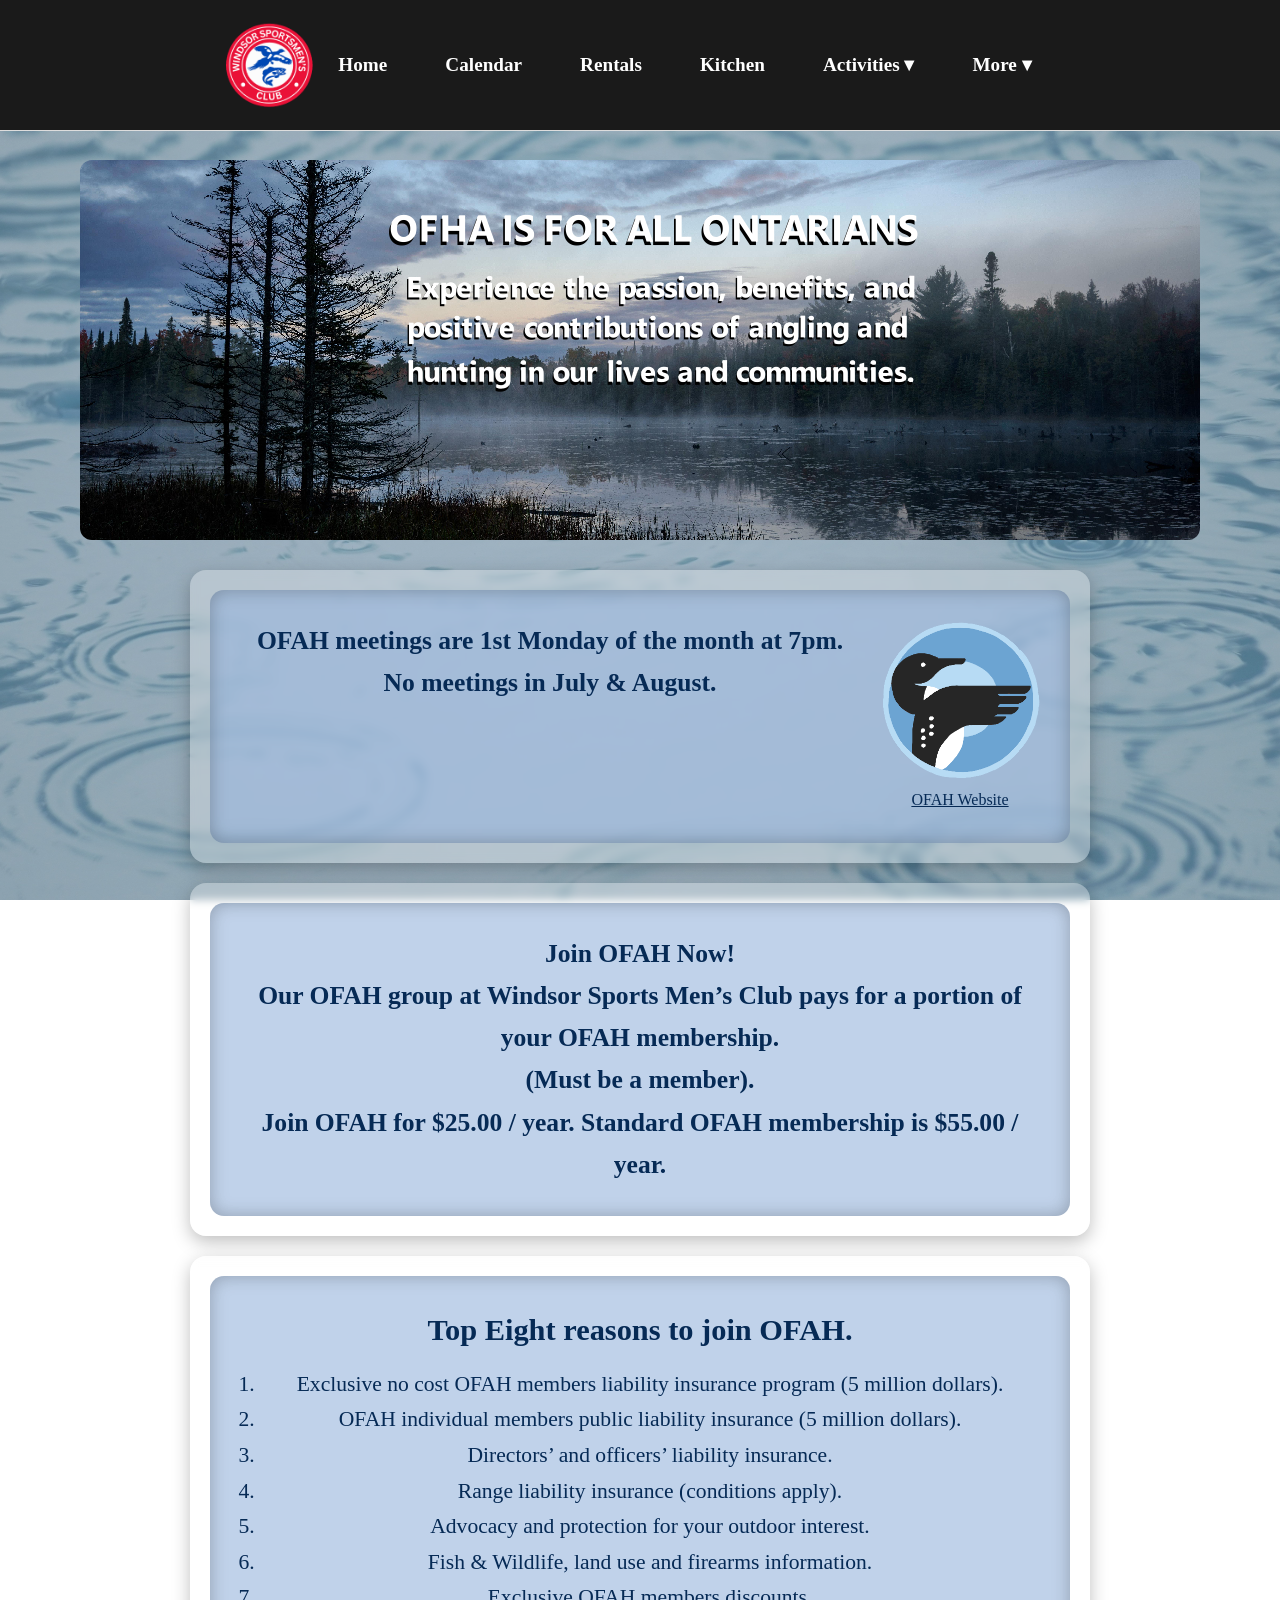
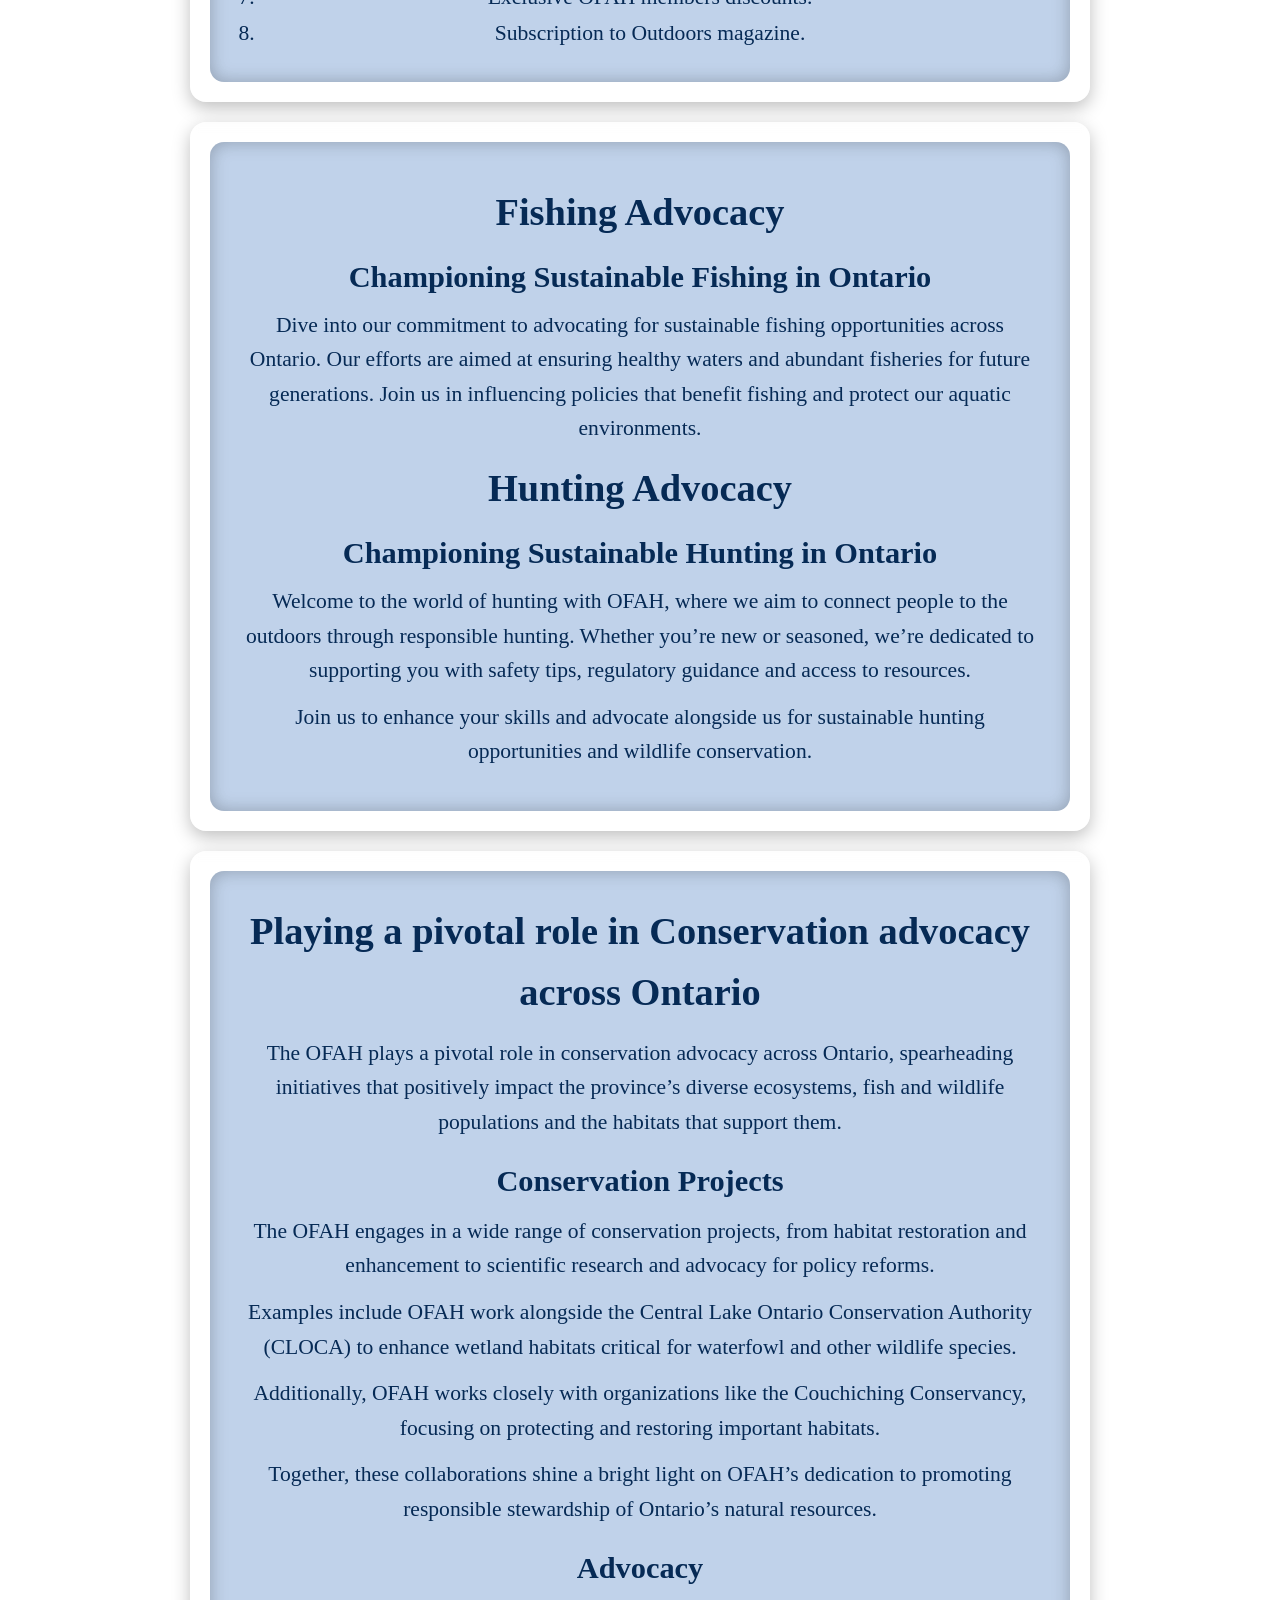
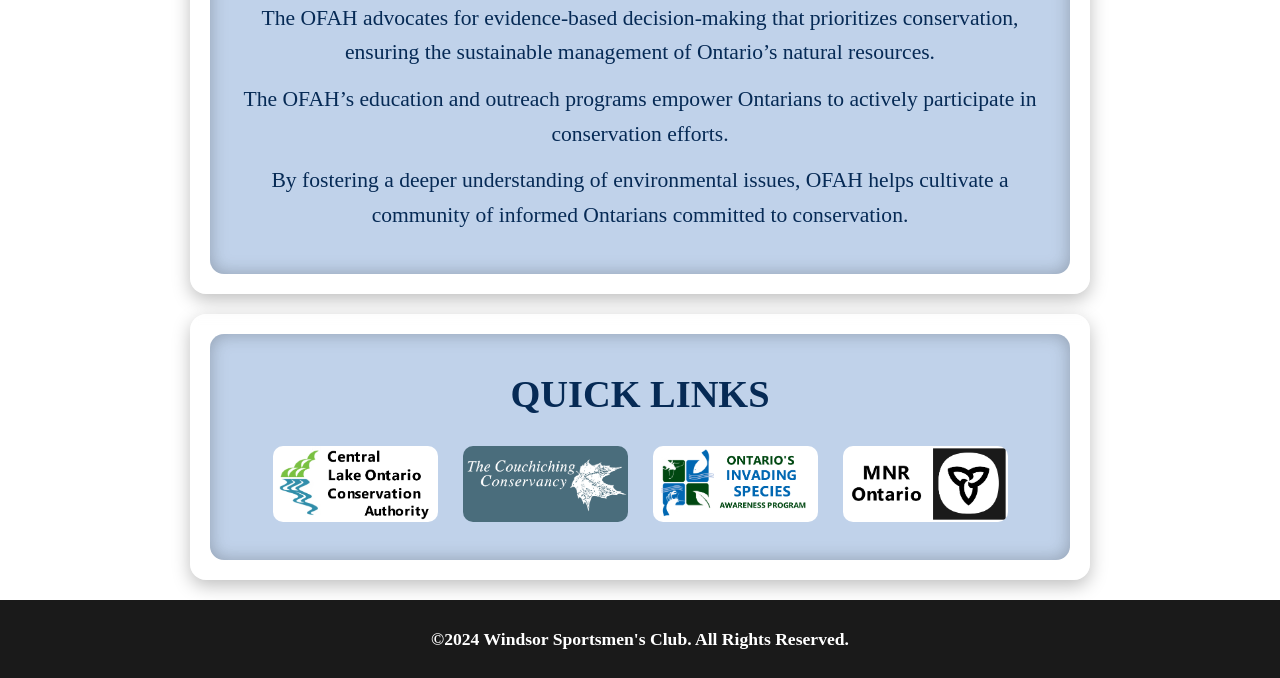
<file: ofha.html>
<!DOCTYPE html>
<html lang="en">
<head>
    <meta charset="UTF-8">
    <meta name="viewport" content="width=device-width, initial-scale=1, user-scalable=yes">
    <title>Windsor Sportsmen’s Club – OFHA</title>
    
    <!-- =========================================================
         PAGE STYLESHEETS
    ========================================================== -->
     <!-- Nav styles -->
    <link rel="stylesheet" href="styles/nav.css">
    <!-- Air Rifle styles -->
    <link rel="stylesheet" href="styles.css?v=7">
    <!-- Footer styles -->
    <link rel="stylesheet" href="styles/footer.css">
    
</head>

<body class="ofha-bg">

<!-- =========================================================
     NAVIGATION (DIRECTLY INCLUDED)
========================================================= -->
<header>
    <nav class="main-nav">

        <!-- LOGO -->
        <div class="logo">
            <img src="images/WINDSOR SPORTSMANS REMAKE.png"
                 alt="Windsor Sportsmen’s Club Logo">
        </div>

        <div class="nav-spacer"></div>

        <!-- NAV LINKS -->
        <ul class="nav-links">

            <li><a href="index.html">Home</a></li>
            <li><a href="calendar.html">Calendar</a></li>
            <li><a href="private-events.html">Rentals</a></li>
            <li><a href="kitchen.html">Kitchen</a></li>

            <!-- ACTIVITIES DROPDOWN -->
            <li class="dropdown">
                <a href="#">Activities ▾</a>

                <ul class="dropdown-menu">

                    <li><a href="trap-skeet.html">Trap & Skeet</a></li>
                    <li><a href="archery.html">Archery</a></li>
                    <li><a href="air-rifle.html">Air Rifle</a></li>
                    
                    <li>
                        <a href="KnifeAxe.html" class="knifeaxe-link">
                            Knife & Axe<br>
                            <span class="knifeaxe-sub">Throwing</span>
                        </a>
                    </li>

                </ul>
            </li>

             <!-- MORE DROPDOWN -->
            <li class="dropdown">
                <a href="#">More ▾</a>

                <ul class="dropdown-menu">

                    <li><a href="ofha.html">OFHA</a></li>
                    <li><a href="cheese-cracker.html">Cheese & Cracker</a></li>                
                    <li><a href="members.html">Members</a></li>

                </ul>
            </li>

        </ul>
    </nav>
</header>

<!-- ⭐ Spacer under fixed nav (kept by your request) -->
<section style="height: 160px;"></section>

<!-- ⭐ OFHA HEADER IMAGE (full width, breathing room) -->
<section class="ofha-header">
    <img src="images/OFHA-Header.png" alt="OFHA Header Image" class="ofha-header-img">
</section>

<!-- ⭐ INTRO CARD (FIXED LAYOUT) -->
<section class="outer-card">
    <div class="inner-card ofha-card">

        <div class="ofha-info-row">
            <div class="ofha-info-text">
                <p>
                    OFAH meetings are 1st Monday of the month at 7pm.<br>
                    No meetings in July & August.
                </p>
            </div>

            <div class="ofha-info-logo">
                <a href="https://www.ofah.org/" target="_blank">
                    <img src="images/ofhalogo.png" alt="OFAH Logo" class="ofha-logo">
                </a>
                <br>
                <a href="https://www.ofah.org/" target="_blank" class="ofha-text-link">
                    OFAH Website
                </a>
            </div>
        </div>

    </div>
</section>

<!-- ⭐ MEMBERSHIP CARD -->
<section class="outer-card">
    <div class="inner-card ofha-card">
        <div class="ofha-membership">
            <p>
                Join OFAH Now!<br>
                Our OFAH group at Windsor Sports Men’s Club pays for a portion of your OFAH membership.<br>
                (Must be a member).<br>
                Join OFAH for $25.00 / year. Standard OFAH membership is $55.00 / year.
            </p>

        </div>
    </div>
</section>

<!-- ⭐ REASONS CARD -->
<section class="outer-card">
    <div class="inner-card ofha-card">
        <div class="ofha-reasons">
            <h3>Top Eight reasons to join OFAH.</h3>

            <ol>
                <li>Exclusive no cost OFAH members liability insurance program (5 million dollars).</li>
                <li>OFAH individual members public liability insurance (5 million dollars).</li>
                <li>Directors’ and officers’ liability insurance.</li>
                <li>Range liability insurance (conditions apply).</li>
                <li>Advocacy and protection for your outdoor interest.</li>
                <li>Fish & Wildlife, land use and firearms information.</li>
                <li>Exclusive OFAH members discounts.</li>
                <li>Subscription to Outdoors magazine.</li>
            </ol>
        </div>
    </div>
</section>

<!-- ⭐ ADVOCACY CARD -->
<section class="outer-card">
    <div class="inner-card ofha-card">
        <div class="ofah-advocacy">
            <h2>Fishing Advocacy</h2>
            <h3>Championing Sustainable Fishing in Ontario</h3>
            <p>
                Dive into our commitment to advocating for sustainable fishing opportunities across Ontario.
                Our efforts are aimed at ensuring healthy waters and abundant fisheries for future generations.
                Join us in influencing policies that benefit fishing and protect our aquatic environments.
            </p>

            <h2>Hunting Advocacy</h2>
            <h3>Championing Sustainable Hunting in Ontario</h3>
            <p>
                Welcome to the world of hunting with OFAH, where we aim to connect people to the outdoors
                through responsible hunting. Whether you’re new or seasoned, we’re dedicated to supporting you
                with safety tips, regulatory guidance and access to resources.
            </p>

            <p>
                Join us to enhance your skills and advocate alongside us for sustainable hunting opportunities
                and wildlife conservation.
            </p>
        </div>
    </div>
</section>

<!-- ⭐ CONSERVATION CARD -->
<section class="outer-card">
    <div class="inner-card ofha-card">
        <div class="ofah-conservation">
            <h2>Playing a pivotal role in Conservation advocacy across Ontario</h2>

            <p>
                The OFAH plays a pivotal role in conservation advocacy across Ontario, spearheading initiatives
                that positively impact the province’s diverse ecosystems, fish and wildlife populations and the
                habitats that support them.
            </p>

            <h3>Conservation Projects</h3>

            <p>
                The OFAH engages in a wide range of conservation projects, from habitat restoration and
                enhancement to scientific research and advocacy for policy reforms.
            </p>

            <p>
                Examples include OFAH work alongside the Central Lake Ontario Conservation Authority (CLOCA)
                to enhance wetland habitats critical for waterfowl and other wildlife species.
            </p>

            <p>
                Additionally, OFAH works closely with organizations like the Couchiching Conservancy, focusing
                on protecting and restoring important habitats.
            </p>

            <p>
                Together, these collaborations shine a bright light on OFAH’s dedication to promoting
                responsible stewardship of Ontario’s natural resources.
            </p>

            <h3>Advocacy</h3>

            <p>
                The OFAH advocates for evidence-based decision-making that prioritizes conservation, ensuring
                the sustainable management of Ontario’s natural resources.
            </p>

            <p>
                The OFAH’s education and outreach programs empower Ontarians to actively participate in
                conservation efforts.
            </p>

            <p>
                By fostering a deeper understanding of environmental issues, OFAH helps cultivate a community
                of informed Ontarians committed to conservation.
            </p>
        </div>
    </div>
</section>

<!-- ⭐ QUICK LINKS CARD -->
<section class="outer-card">
    <div class="inner-card ofha-card">
        <h2 class="quick-links-title">QUICK LINKS</h2>

        <section class="ofha-links-row">
            <a href="https://www.cloca.com/" target="_blank">
                <img src="images/centrallink.png" alt="CLOCA Link">
            </a>

            <a href="https://couchichingconserv.ca/" target="_blank">
                <img src="images/conservlink.png" alt="Couchiching Conservancy Link">
            </a>

            <a href="https://www.invadingspecies.com/" target="_blank">
                <img src="images/invadinglink.png" alt="Invading Species Link">
            </a>

            <a href="https://www.ontario.ca/page/ministry-natural-resources" target="_blank">
                <img src="images/MNR.png" alt="MNRF Link">
            </a>
        </section>
    </div>
</section>

<!-- ⭐ FOOTER -->
<div id="footer-placeholder"></div>
<script src="scripts/load-footer.js"></script>
    
<script src="scripts.js"></script>
</body>
</html>
</file>
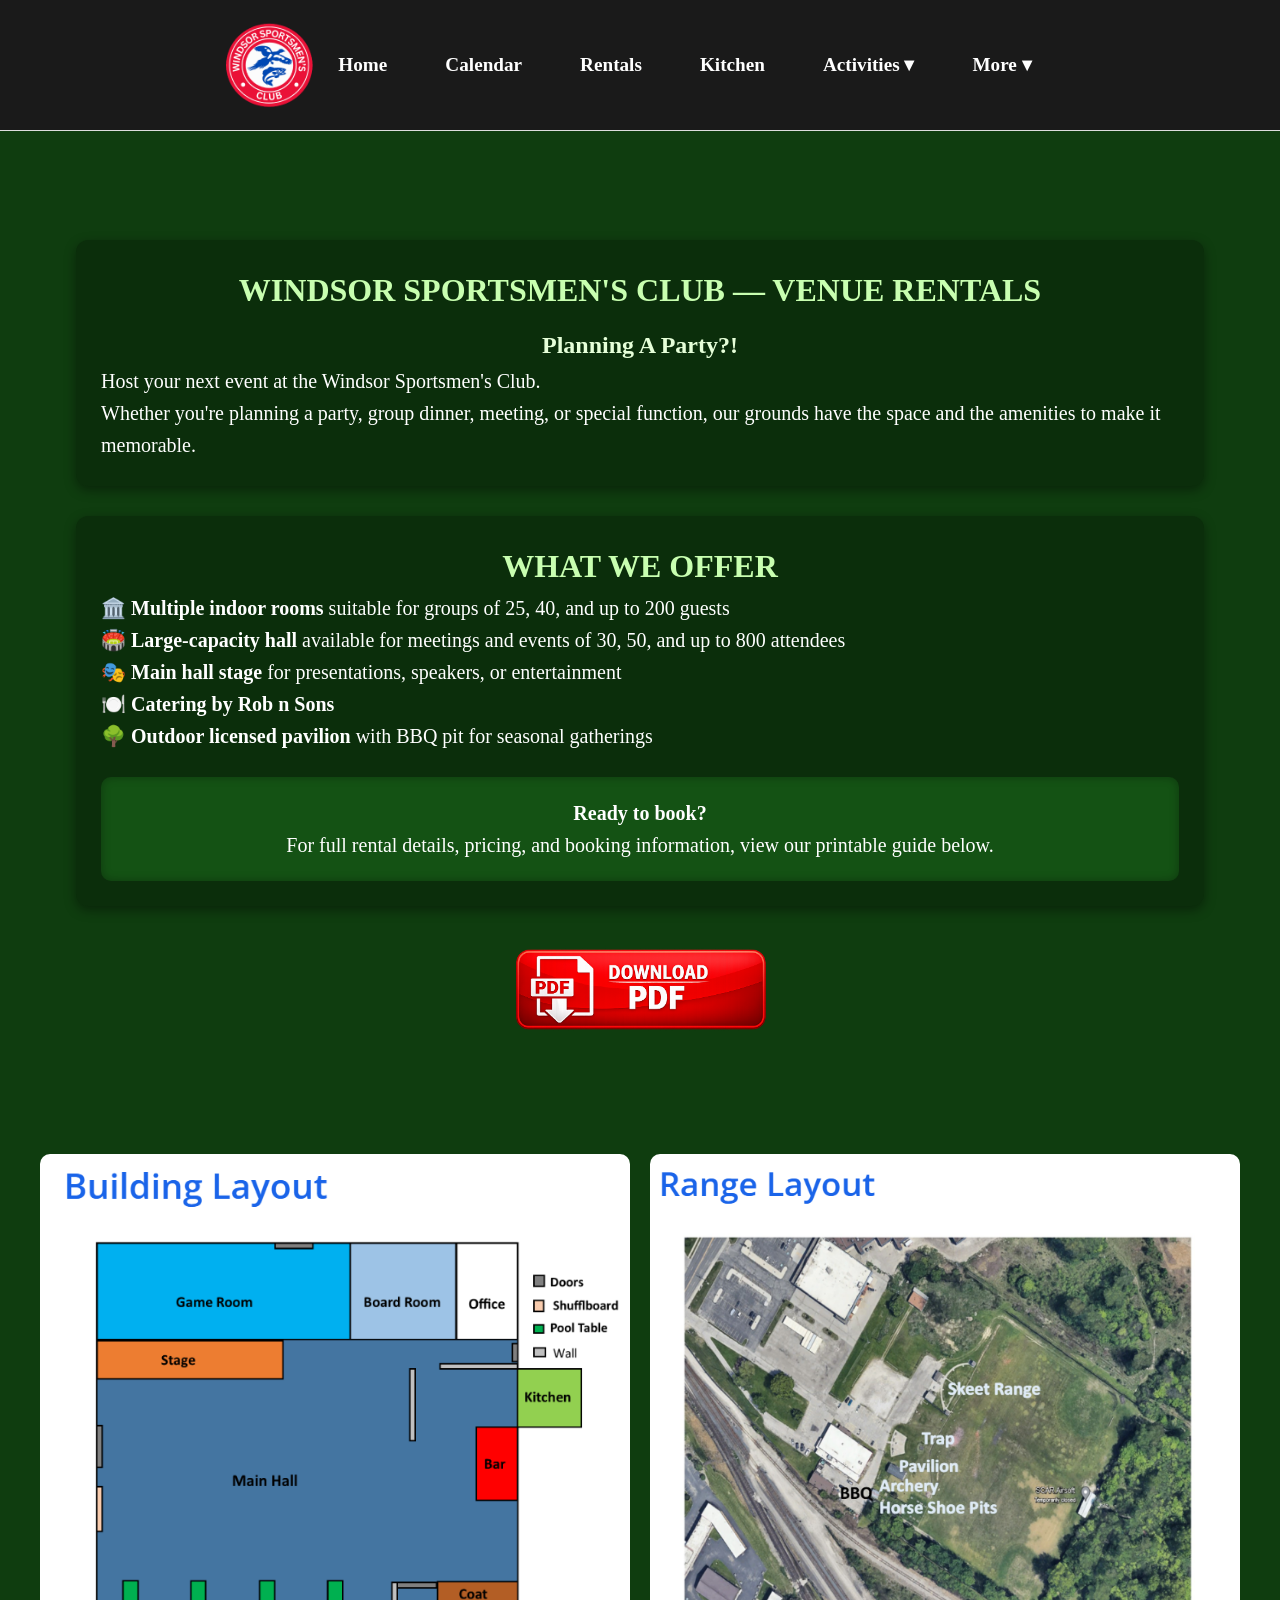
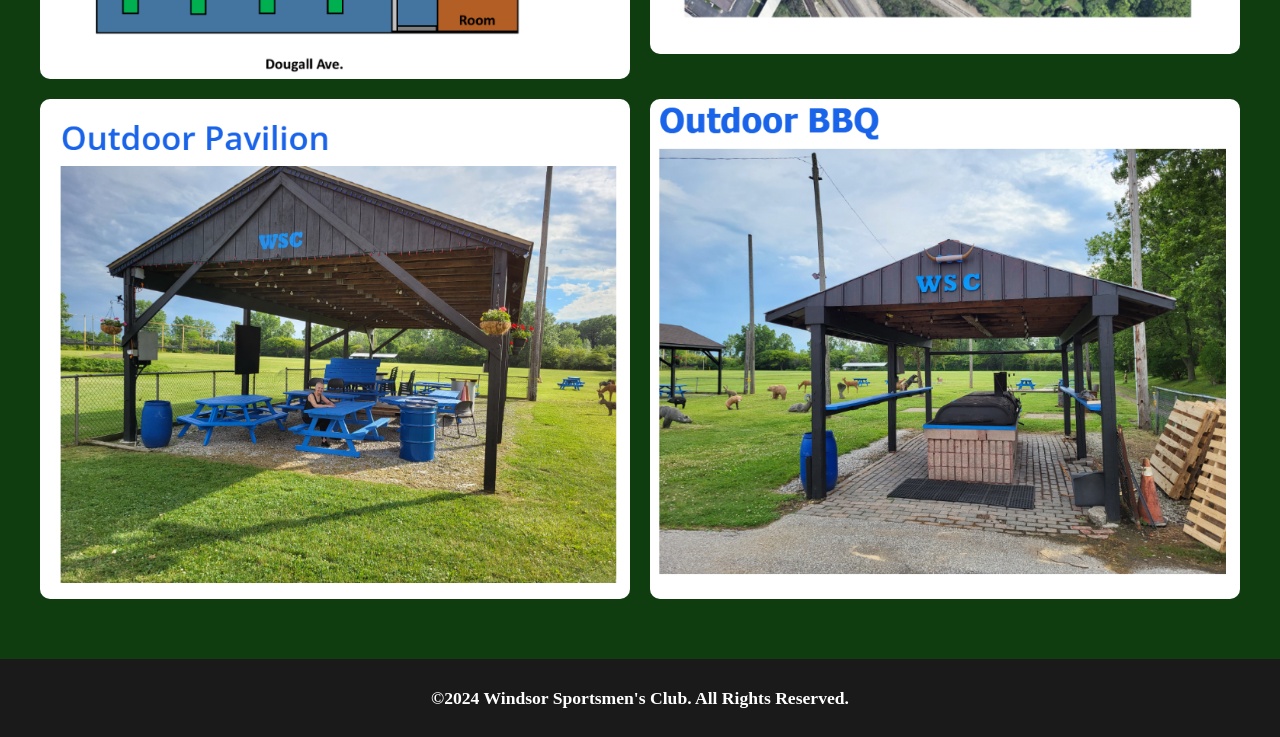
<file: private-events.html>
<!DOCTYPE html>
<html lang="en">
<head>
    <meta charset="UTF-8">
    <meta name="viewport" content="width=device-width, initial-scale=1, user-scalable=yes">

    <title>Private Events – Windsor Sportsmen’s Club</title>

    <!-- =========================================================
         PAGE STYLESHEETS
    ========================================================== -->
    <link rel="stylesheet" href="styles/nav.css">
    <link rel="stylesheet" href="styles.css?v=7">
    <link rel="stylesheet" href="styles/party.css?v=7">
    <link rel="stylesheet" href="styles/footer.css">
</head>

<body class="private-events-bg">

<header>
    <nav class="main-nav">

        <div class="logo">
            <img src="images/WINDSOR SPORTSMANS REMAKE.png"
                 alt="Windsor Sportsmen’s Club Logo">
        </div>

        <div class="nav-spacer"></div>

        <ul class="nav-links">
            <li><a href="index.html">Home</a></li>
            <li><a href="calendar.html">Calendar</a></li>
            <li><a href="private-events.html">Rentals</a></li>
            <li><a href="kitchen.html">Kitchen</a></li>

            <li class="dropdown">
                <a href="#">Activities ▾</a>
                <ul class="dropdown-menu">
                    <li><a href="trap-skeet.html">Trap & Skeet</a></li>
                    <li><a href="archery.html">Archery</a></li>
                    <li><a href="air-rifle.html">Air Rifle</a></li>
                    <li>
                        <a href="KnifeAxe.html" class="knifeaxe-link">
                            Knife & Axe<br>
                            <span class="knifeaxe-sub">Throwing</span>
                        </a>
                    </li>
                </ul>
            </li>

            <li class="dropdown">
                <a href="#">More ▾</a>
                <ul class="dropdown-menu">
                    <li><a href="ofha.html">OFHA</a></li>
                    <li><a href="cheese-cracker.html">Cheese & Cracker</a></li>
                    <li><a href="members.html">Members</a></li>
                </ul>
            </li>
        </ul>
    </nav>
</header>

<section style="height: 120px;"></section>

<main>

<section style="height: 100px;"></section>

    <section class="event-top-cards">

    <!-- CARD 1 -->
    <div class="event-card">
        <h2>WINDSOR SPORTSMEN'S CLUB — VENUE RENTALS</h2>

        <h3>Planning A Party?!</h3>

        <p>
            Host your next event at the Windsor Sportsmen's Club.
        </p>

        <p>
            Whether you're planning a party, group dinner, meeting, or special function,
            our grounds have the space and the amenities to make it memorable.
        </p>
    </div>

    <!-- CARD 2 -->
    <div class="event-card">
    <h2>WHAT WE OFFER</h2>

    <p><strong>🏛️ Multiple indoor rooms</strong> suitable for groups of 25, 40, and up to 200 guests</p>

    <p><strong>🏟️ Large-capacity hall</strong> available for meetings and events of 30, 50, and up to 800 attendees</p>

    <p><strong>🎭 Main hall stage</strong> for presentations, speakers, or entertainment</p>

    <p><strong>🍽️ Catering by Rob n Sons</strong></p>

    <p><strong>🌳 Outdoor licensed pavilion</strong> with BBQ pit for seasonal gatherings</p>

    <div class="event-highlight-box">
        <p><strong>Ready to book?</strong></p>
        <p>
            For full rental details, pricing, and booking information,
            view our printable guide below.
        </p>
    </div>
</div>

</section>

<a href="documents/rental.pdf" target="_blank" class="private-events-left">
    <img src="images/pdf-icon.png" alt="Rental PDF" class="private-events-pdf">
</a>

</main>

<section class="private-events-gallery">
    <div class="private-events-grid">
        <a href="images/Building-Layout.png" target="_blank">
            <img src="images/Building-Layout.png" alt="Building Layout">
        </a>

        <a href="images/Range-Layout.png" target="_blank">
            <img src="images/Range-Layout.png" alt="Range Layout">
        </a>

        <a href="images/Outdoor-Pavilion.png" target="_blank">
            <img src="images/Outdoor-Pavilion.png" alt="Outdoor Pavilion">
        </a>

        <a href="images/Outdoor-BBQ.png" target="_blank">
            <img src="images/Outdoor-BBQ.png" alt="Outdoor BBQ">
        </a>
    </div>
</section>

<div id="footer-placeholder"></div>
<script src="scripts/load-footer.js"></script>

<script>
document.addEventListener("DOMContentLoaded", function () {
    const slides = document.querySelectorAll(".private-events-header-carousel .carousel-slide");
    let index = 0;

    function showNextSlide() {
        slides[index].classList.remove("active");
        index = (index + 1) % slides.length;
        slides[index].classList.add("active");
    }

    setInterval(showNextSlide, 4000);
});
</script>

<script src="scripts.js"></script>

</body>
</html>
</file>
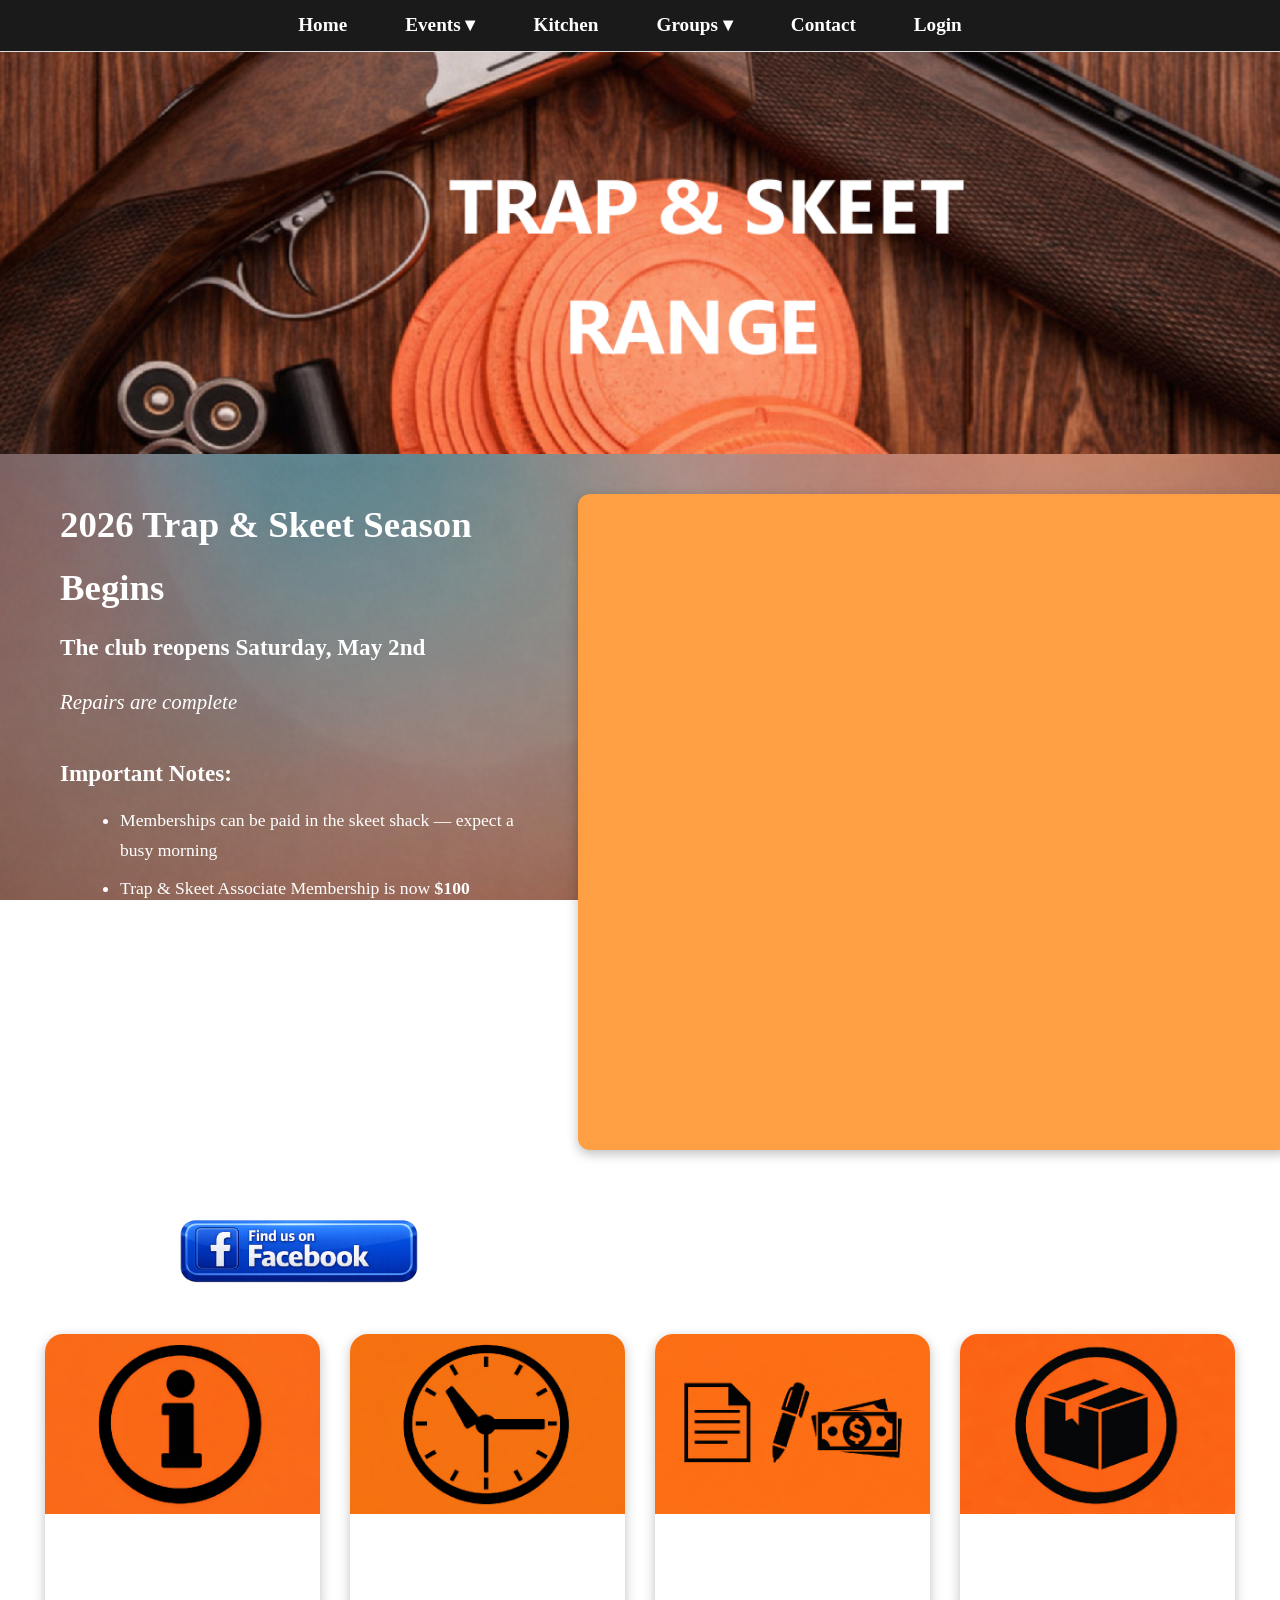
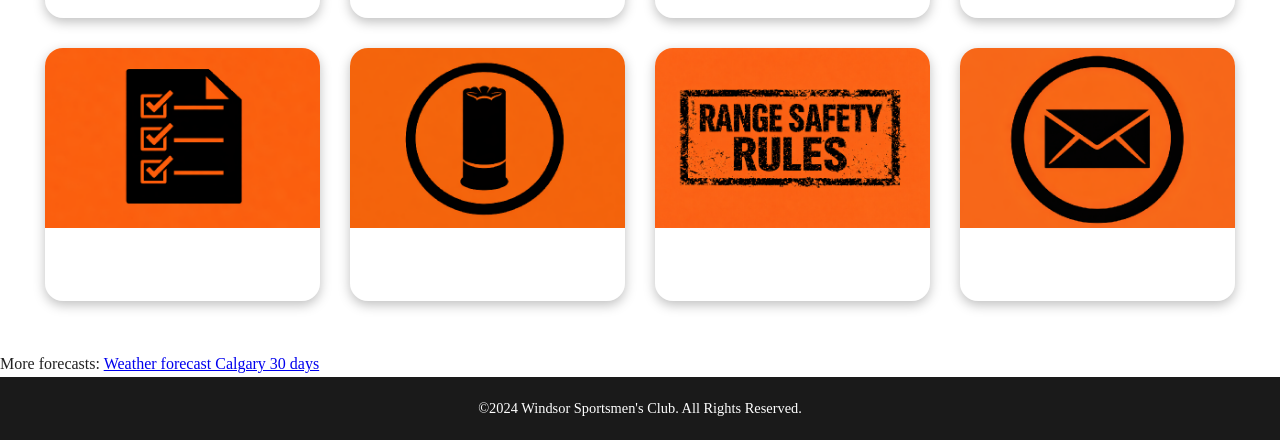
<file: range.html>
<!DOCTYPE html>
<html lang="en">
<head>
    <meta charset="UTF-8">
    <meta name="viewport" content="width=device-width, initial-scale=1.0">
    <title>Trap & Skeet</title>
    <link rel="stylesheet" href="styles.css">
</head>

<body class="trap-skeet-bg">

<!-- ⭐ NEW UNIFIED NAVIGATION -->
<header>
    <nav class="main-nav">
        <ul class="nav-links">

            <li><a href="index.html">Home</a></li>

            <li class="dropdown">
                <a href="#">Events ▾</a>
                <ul class="dropdown-menu">
                    <li><a href="calendar.html">Calendar</a></li>
                    <li><a href="index.html#club-events">Club Events</a></li>
                    <li><a href="private-events.html">Private Events</a></li>
                </ul>
            </li>

            <li><a href="kitchen.html">Kitchen</a></li>

            <li class="dropdown">
                <a href="#">Groups ▾</a>
                <ul class="dropdown-menu">

                    <li><a href="trap-skeet.html">Range</a></li>
                    <li><a href="archery.html">Archery</a></li>
                    <li><a href="ofha.html">OFHA</a></li>
                    <li><a href="cheese-cracker.html">Cheese & Cracker Club</a></li>
                    <li><a href="air-rifle.html">Air Rifle</a></li>

                    <li class="dropdown-sub">
                        <a href="members.html" class="submenu-link">Members</a>
                        <span class="submenu-toggle">▸</span>

                        <ul class="submenu-right">
                            <li><a href="staff-tv-info.html">Staff TV Info</a></li>
                        </ul>
                    </li>

                </ul>
            </li>

            <li><a href="index.html#contact-title">Contact</a></li>

            <li><a href="login.html">Login</a></li>

        </ul>
    </nav>
</header>

<!-- SPACER TO PREVENT NAV OVERLAP -->
<div class="nav-spacer"></div>

<!-- TRAP & SKEET HEADER IMAGE -->
<section class="page-header">
    <img src="images/Range-Header.png" alt="Range Header">
</section>

<!-- ANNOUNCEMENT + CALENDAR -->
<section class="ts-announcement">
    <div class="ts-left">
        <h2>2026 Trap & Skeet Season Begins</h2>
        <p><strong>The club reopens Saturday, May 2nd</strong></p>
        <p><em>Repairs are complete</em></p>

        <h3>Important Notes:</h3>
        <ul>
            <li>Memberships can be paid in the skeet shack — expect a busy morning</li>
            <li>Trap & Skeet Associate Membership is now <strong>$100 annually</strong></li>
            <li>New Target Tag system now active</li>
            <li>Standard single-round and 10+1 cards still available</li>
        </ul>

        <p>Please check the live calendar for range status.</p>
        <p>See you all this weekend! Thank you for your continued support!</p>

        <!-- ⭐ FACEBOOK BUTTON centered to LEFT COLUMN -->
        <div class="fb-bottom-button" style="text-align: center; margin-top: 20px;">
            <a href="https://www.facebook.com/profile.php?id=61575199292154" target="_blank">
                <img src="images/facebook-button.png" alt="Facebook Button">
            </a>
        </div>

    </div>

    <div class="ts-right">
    <div class="calendar-card">
        <iframe 
            src="https://teamup.com/ksqefxnfm1tv8mriaq?tz=Calendar%20default&showProfileAndInfo=0&showSidepanel=1&showViewHeader=1&showAgendaDetails=0&showDateControls=1&showDateRange=1" 
            loading="lazy"
            frameborder="0">
        </iframe>
    </div>
</div>

</section>

<!-- CARD GRID -->
<section class="ts-card-grid">

    <a href="#info1" class="ts-card">
        <img src="images/ginfo.png" alt="General Info" class="ts-card-image">
        <p>General Information</p>
    </a>

    <a href="#info2" class="ts-card">
        <img src="images/hours.png" alt="Hours" class="ts-card-image">
        <p>Hours of Operation</p>
    </a>

    <a href="#info3" class="ts-card">
        <img src="images/feesmember.png" alt="Fees & Memberships" class="ts-card-image">
        <p>Fees & Memberships</p>
    </a>

    <a href="#info4" class="ts-card">
        <img src="images/packages.png" alt="Packages" class="ts-card-image">
        <p>2026 Member Pre‑Shot Packages</p>
    </a>

    <a href="#info5" class="ts-card">
        <img src="images/requirements.png" alt="Requirements" class="ts-card-image">
        <p>Shooter Requirements</p>
    </a>

    <a href="#info6" class="ts-card">
        <img src="images/ammunition.png" alt="Ammunition Types" class="ts-card-image">
        <p>Ammunition Types</p>
    </a>

    <a href="#info7" class="ts-card">
        <img src="images/rules.png" alt="Rules" class="ts-card-image">
        <p>Range Rules</p>
    </a>

    <a href="#info8" class="ts-card">
        <img src="images/contact.png" alt="Contact Trap & Skeet" class="ts-card-image">
        <p>Contact Trap & Skeet</p>
    </a>

</section>

<!-- INFO 1 -->
<div id="info1" class="ts-overlay">
    <div class="ts-close-wrapper">
        <a href="javascript:void(0)" class="ts-close" onclick="closeOverlay()">X</a>
    </div>
    <div class="ts-overlay-content">
        <h2 style="text-align:center;">Trap &amp; Skeet – General Information</h2>
        <p style="text-align:left; font-weight:700;">
            Shooters wishing to shoot at WSC must complete the following (Non‑members welcome):
        </p>
        <ol style="text-align:left; padding-left:20px; line-height:1.6;">
            <li>Familiarize themselves with the WSC Range Safety Rules.</li>
            <li>Review &amp; sign the WSC Range Waiver Form annually.</li>
            <li>Register and sign‑in at the range shack prior to shooting.</li>
            <li>New members must attend a WSC Range Orientation and Safety Course at the earliest opportunity (a nominal one‑time fee applies).</li>
            <li>Beginner &amp; novice shooters welcome — instruction available by appointment.</li>
            <li>Range reservations available for private functions, stags, hunting clubs, meet &amp; greets, etc.</li>
        </ol>
    </div>
</div>

<!-- INFO 2 -->
<div id="info2" class="ts-overlay">
    <div class="ts-close-wrapper">
        <a href="javascript:void(0)" class="ts-close" onclick="closeOverlay()">X</a>
    </div>
    <div class="ts-overlay-content">
        <h2 style="text-align:center;">Hours of Operation</h2>
        <p style="text-align:center;">For up‑to‑date information check the “Range Schedule”</p>

        <div class="range-open-button-wrapper">
            <a href="https://teamup.com/ksqefxnfm1tv8mriaq" target="_blank">
                <img src="images/Range-Open.png" alt="Range Open Button" class="range-open-button-img">
            </a>
        </div>

        <p style="text-align:center;"><strong>Note:</strong> All scheduled hours are weather permitting.</p>

        <br>

        <h3>Summer Hours (April to October)</h3>

        <ul class="range-indent">
            <li><strong>Saturday: 9am–2pm — Skeet & Trap Open (Last Squad 1:30pm)</strong></li>
            <li><strong>Sunday: 9am–2pm — Skeet & Trap Open (Last Squad 1:30pm)</strong></li>
            <li><strong>Thursday: Cancelled temporarily (Reopening when berm is completed)</strong></li>
            <li><strong>Holidays: 9am–2pm — Skeet & Trap Open (Last Squad 1:30pm)</strong></li>
            <li>Last Sunday of the month — <strong>Range Closed</strong></li>
        </ul>

        <br>

        <h3>Winter Hours (November to March)</h3>

        <ul class="range-indent">
            <li><strong>Saturday: 10:30am–2:30pm — Skeet & Trap Open (Last Squad 2:00pm)</strong></li>
            <li>Sunday: Not scheduled at this time</li>
            <li>Thursday: Cancelled temporarily (Reopening when berm is completed)</li>
            <li>Last Sunday of the month — <strong>Range Closed</strong></li>
        </ul>

        <br>

        <p class="range-indent"><strong>Please arrive 30 minutes prior to Last Squad time to check available space.</strong></p>
        <p class="range-indent">The range closes after the last squad finishes shooting.</p>

        <p class="range-indent red-text">
            <strong>Extended hours available for groups, events, and private parties. Use the Contact Trap & Skeet card below.</strong>
        </p>

        <br>

        <p style="text-align: left;">Summer: May to end of October (approx.)</p>
        <p style="text-align: left;">Summer season may extend if temperatures stay above freezing</p>
        <p style="text-align: left;">Winter: Still in planning phase</p>

    </div>
</div>

<!-- INFO 3 -->
<div id="info3" class="ts-overlay">
    <div class="ts-close-wrapper">
        <a href="javascript:void(0)" class="ts-close" onclick="closeOverlay()">X</a>
    </div>
    <div class="ts-overlay-content">
        <h2>Fees & Memberships</h2>
        <h2>Fees & Memberships</h2>

<p>(Per round of 25 clay targets)</p>

<ul>
    <li><strong>WSC Members:</strong> $8.00 per round with a Trap & Skeet Associate Membership</li>
    <li><strong>Trap & Skeet Associate Membership:</strong> $100.00 annually (Available at Range Shack)</li>
    <li><strong>Non‑members:</strong> $10.00 per round + $10.00 Day Fee (Valid PAL required)</li>
    <li><strong>Note:</strong> Non‑member rates also apply to WSC Members without an Associate Membership</li>
    <li><strong>WSC General Membership</strong> available at the Range Shack</li>
    <li><strong>Bulk shooting packages</strong> available (Buy 10 rounds, get 1 free)</li>
    <li><strong>Youth/Student (18 or younger):</strong> $5.00 per round (Day fee not applicable)</li>
</ul>
    </div>
</div>

<!-- INFO 4 -->
<div id="info4" class="ts-overlay">
    <div class="ts-close-wrapper">
        <a href="javascript:void(0)" class="ts-close" onclick="closeOverlay()">X</a>
    </div>
    <div class="ts-overlay-content">

        <h2 style="text-align:center;">2026 Member Pre‑Shot Packages</h2>

<p style="text-align:center;">
    With the introduction of the Target Tag system we also have new package options for our members looking to pre‑purchase their rounds. The standard single round and 10 + 1 shooters card pricing is all still available.
</p>

<div style="text-align:center; font-size:1.2rem; line-height:1.6; margin-top:30px;">

    <!-- BRONZE -->
    <div class="package-block" style="margin-top:25px;">
        <p><strong>The Bronze Package | $80</strong></p>
        <p>The Standard. Perfect for the casual weekend shooter who wants a simple, no‑fuss discount.</p>
        <p>What you get: 11 Rounds of Trap or Skeet.</p>
        <p>The Perk: Buy 10, get 1 FREE.</p>
        <p>Savings: Covers your annual guest fee or a couple of boxes of shells.</p>
    </div>

    <!-- SILVER -->
    <div class="package-block" style="margin-top:25px;">
        <p><strong>The Silver Package | $150</strong></p>
        <p>The Monthly Regular. Designed for the shooter who outpaces the basic card but isn't at the club every single day.</p>
        <p>What you get: 22 Rounds.</p>
        <p>The Perk: Nearly 4 Rounds FREE.</p>
        <p>Why it’s better: Drops your per‑round cost significantly below the standard $8 rate.</p>
    </div>

    <!-- GOLD -->
    <div class="package-block" style="margin-top:25px;">
        <p><strong>The Gold Package | $250</strong></p>
        <p>The Competitive Edge. For the league shooter or the family that shares a card.</p>
        <p>What you get: 38 Rounds.</p>
        <p>The Perk: Includes 7 FREE Rounds.</p>
        <p>Why it’s better: You’re essentially shooting for $6.57 per round all season long.</p>
    </div>

    <!-- PLATINUM -->
    <div class="package-block" style="margin-top:25px;">
        <p><strong>The Platinum Package | $500</strong></p>
        <p>The Heavy Hitter. You’re here every week, shooting multiple rounds.</p>
        <p>What you get: 80 Rounds.</p>
        <p>The Perk: A massive 18 ROUNDS FREE.</p>
        <p>Why it’s better: Locks in a 25% discount on your targets.</p>
    </div>

    <!-- DIAMOND -->
    <div class="package-block" style="margin-top:25px;">
        <p><strong>The Diamond Package | $1,000</strong></p>
        <p>The Ultimate Supporter. For our most dedicated members.</p>
        <p>What you get: 165 Rounds.</p>
        <p>The Perk: 40 ROUNDS FREE. (A $320.00 Added Value).</p>
        <p style="text-align:left; margin-top:10px;">
            <strong>The Privilege:</strong> This brings your cost down to $6.06 per round and provides vital upfront capital for 2026.
        </p>
    </div>

</div>

    </div>
</div>

<!-- INFO 5 -->
<div id="info5" class="ts-overlay">
    <div class="ts-close-wrapper">
        <a href="javascript:void(0)" class="ts-close" onclick="closeOverlay()">X</a>
    </div>
    <div class="ts-overlay-content">

        <h2 style="text-align:center;">Shooter Requirements</h2>

        <p style="text-align:left; font-weight:700;">
            All shooters must show proof of a <strong>Valid PAL</strong>
        </p>

        <p style="text-align:left;">
            Non‑PAL holders must be accompanied &amp; supervised by a Valid PAL holder
        </p>

        <p style="text-align:left; font-weight:700;">
            Ear &amp; eye protection is <strong>mandatory</strong> (Limited loaners available)
        </p>

    </div>
</div>

<!-- INFO 6 -->
<div id="info6" class="ts-overlay">
    <div class="ts-close-wrapper">
        <a href="javascript:void(0)" class="ts-close" onclick="closeOverlay()">X</a>
    </div>
    <div class="ts-overlay-content">

        <h2 style="text-align:center;">Ammunition Types</h2>

        <p style="text-align:center; font-weight:700;">
            Skeet Range: #9 shot (Target Loads)
        </p>

        <p style="text-align:center; font-weight:700;">
            Trap Range: #7½ or #8 shot (Target Loads)
        </p>

    </div>
</div>

<!-- INFO 7 -->
<div id="info7" class="ts-overlay">

    <!-- CLOSE BUTTON -->
    <div class="ts-close-wrapper">
        <a href="javascript:void(0)" class="ts-close" onclick="closeOverlay()">X</a>
    </div>

    <div class="ts-overlay-content">

        <!-- ⭐ YOUR FULL RANGE RULES CONTENT -->
        <section>
            <div class="outer-card">
                <div class="inner-card">

                    <h2>Range Rules</h2>

                    <ol style="text-align: left;">

                        <li>Safety glasses & hearing protection required.</li>
                        <li>All shooters must have a valid PAL or be supervised by a PAL holder.</li>
                        <li>No drugs or alcohol in the vicinity of the ranges.</li>

                        <!-- ⭐ RULE 4 — UPDATED -->
                        <li><strong>Skeet Range:</strong>
                            <ul style="list-style: none; padding-left: 25px;">
                                <li>- Max 12‑gauge, min barrel 26"</li>
                                <li>- Only 2¾" shells, #9 shot</li>
                                <li>- Two shells allowed on Stations 1–7; one on Station 8</li>
                                <li>- Actions open until in position</li>
                                <li>- Tactical shotguns not permitted</li>
                            </ul>
                        </li>

                        <!-- ⭐ RULE 5 — UPDATED -->
                        <li><strong>Trap Range:</strong>
                            <ul style="list-style: none; padding-left: 25px;">
                                <li>- Max 12‑gauge, min barrel 26"</li>
                                <li>- Only 2¾" shells, #7½ shot or smaller</li>
                                <li>- One shell loaded for singles</li>
                                <li>- Tactical shotguns not permitted</li>
                            </ul>
                        </li>

                        <li>Maintain safe muzzle direction at all times.</li>
                        <li>Misfire/hang‑fire: keep action closed 60 seconds, then inspect barrel.</li>
                        <li>Transporting firearms: PROVED safe, action open, barrel up.</li>
                        <li>Obey all RSO commands.</li>
                        <li>Firearms unloaded with actions open when moving between stations.</li>
                        <li>Pick up spent hulls only after firearm is in the rack.</li>
                        <li>Remove slings & accessories before attending firing lines.</li>

                    </ol>

                    <p style="text-align: center; font-weight: 700; margin-top: 20px;">
                        SAFETY AND COMMON SENSE ARE IMPORTANT
                    </p>

                    <p style="text-align: center; font-weight: 700;">
                        When in doubt, ask questions and check it out.
                    </p>

                    <div class="restricted-firearms-wrapper">
                        <h3>Firearms similar to the shotgun shown below are not permitted on the range:</h3>

                        <div class="range-restricted-image">
                            <img src="images/shotguns.png" alt="Restricted Shotgun Example">
                        </div>

                        <p class="range-revised-date">
                            Revised and in effect as of – May 2026
                        </p>
                    </div>

                </div>
            </div>
        </section>

    </div>
</div>

<!-- INFO 8 -->
<div id="info8" class="ts-overlay">
    <div class="ts-close-wrapper">
        <a href="javascript:void(0)" class="ts-close" onclick="closeOverlay()">X</a>
    </div>

    <div class="ts-overlay-content">

        <h2 style="text-align:center;">Contact Trap & Skeet</h2>

        <!-- ⭐ LEFT / RIGHT FLEX WRAPPER -->
        <div class="ts-contact-flex">

            <!-- ⭐ LEFT SIDE (40%) -->
            <div class="ts-contact-left">

                <h2 class="clubhouse-title">Club House</h2>

                <p class="clubhouse-sub">Restaurant & bar (Hours vary)</p>
                <p class="clubhouse-sub">Check WSC website or call for current hours</p>
                <p class="clubhouse-sub">Phone: 519.966.1600</p>

                <h2>Range Facilities</h2>

                <p><strong>1 × Trap Field</strong></p>
                <p><strong>1 × Skeet Field</strong></p>
                <p><strong>1 × Pattern Board</strong></p>

                <br>

                <p><strong>We do not sell shotgun shells</strong></p>
                <p><strong>We do not rent firearms</strong></p>

            </div>

            <!-- ⭐ RIGHT SIDE (60%) — ORANGE CARD FORM -->
            <div class="ts-contact-right">
                <div class="ts-contact-card">

                    <h3 style="text-align:center; margin-bottom:15px;">Send a Message</h3>

                    <form class="trap-skeet-form" action="https://formsubmit.co/jcanzoneri@gmail.com" method="POST">

                        <div class="field-row">
                            <label for="ts-name">Name</label>
                            <input type="text" id="ts-name" name="name" placeholder="Your Name" required>
                        </div>

                        <div class="field-row">
                            <label for="ts-email">Email</label>
                            <input type="email" id="ts-email" name="email" placeholder="Your Email" required>
                        </div>

                        <div class="field-row">
                            <label for="ts-phone">Phone Number</label>
                            <input type="text" id="ts-phone" name="phone" placeholder="Your Phone Number" required>
                        </div>

                        <div class="field-row">
                            <label for="ts-message">Message</label>
                            <textarea id="ts-message" name="message" rows="4" placeholder="Write your message here..." required></textarea>
                        </div>

                        <div class="field-row field-inline">
                            <label for="ts-captcha">3 + 4 = ?</label>
                            <input type="text" id="ts-captcha" name="captcha" placeholder="Your answer" required>
                        </div>

                        <div class="field-row field-checkbox">
                            <label>
                                <input type="checkbox" name="consent" required>
                                I agree that my information may be used to process this inquiry.
                            </label>
                        </div>

                        <button type="submit" class="ts-submit">Send Message</button>

                    </form>

                </div>
            </div>

        </div>

    </div>
</div>


<!-- ⭐ FULL-WIDTH WEATHER WIDGET AT BOTTOM -->
<div class="ts-weather">
    <div id="ww_41794d68d185f" v='1.3' loc='id'
         a='{"t":"responsive","lang":"en","sl_lpl":1,"ids":["wl4747"],"font":"Arial","sl_ics":"one_a","sl_sot":"celsius","cl_bkg":"image","cl_font":"#FFFFFF","cl_cloud":"#FFFFFF","cl_persp":"#81D4FA","cl_sun":"#FFC107","cl_moon":"#FFC107","cl_thund":"#FF5722"}'>
        More forecasts:
        <a href="https://oneweather.org/calgary/30_days/"
           id="ww_41794d68d185f_u" target="_blank">
           Weather forecast Calgary 30 days
        </a>
    </div>
</div>

<!-- ⭐ REQUIRED SCRIPT FOR WEATHER WIDGET -->
<script async src="https://app3.weatherwidget.org/js/?id=ww_41794d68d185f"></script>

<!-- ⭐ FOOTER -->
<footer>
    <p>©2024 Windsor Sportsmen's Club. All Rights Reserved.</p>
</footer>

<!-- ⭐ OVERLAY SCRIPT -->
<script>
document.querySelectorAll('.ts-card').forEach(card => {
    card.addEventListener('click', function(e) {
        e.preventDefault();
        const target = this.getAttribute('href');
        const overlay = document.querySelector(target);
        overlay.style.display = 'flex';
        document.body.style.overflow = 'hidden';
    });
});

function closeOverlay() {
    document.querySelectorAll('.ts-overlay').forEach(o => o.style.display = 'none');
    document.body.style.overflow = 'auto';
}
</script>

<!-- ⭐ MOBILE NAV SCRIPT -->
<script>
document.querySelectorAll('.dropdown > a').forEach(link => {
    link.addEventListener('click', function(e) {
        if (window.innerWidth <= 900) {
            e.preventDefault();
            this.parentElement.classList.toggle('open');
        }
    });
});

document.querySelectorAll('.dropdown-sub > a').forEach(link => {
    link.addEventListener('click', function(e) {
        if (window.innerWidth <= 900) {
            e.preventDefault();
            this.parentElement.classList.toggle('open');
        }
    });
});
</script>

</body>
</html>
</file>
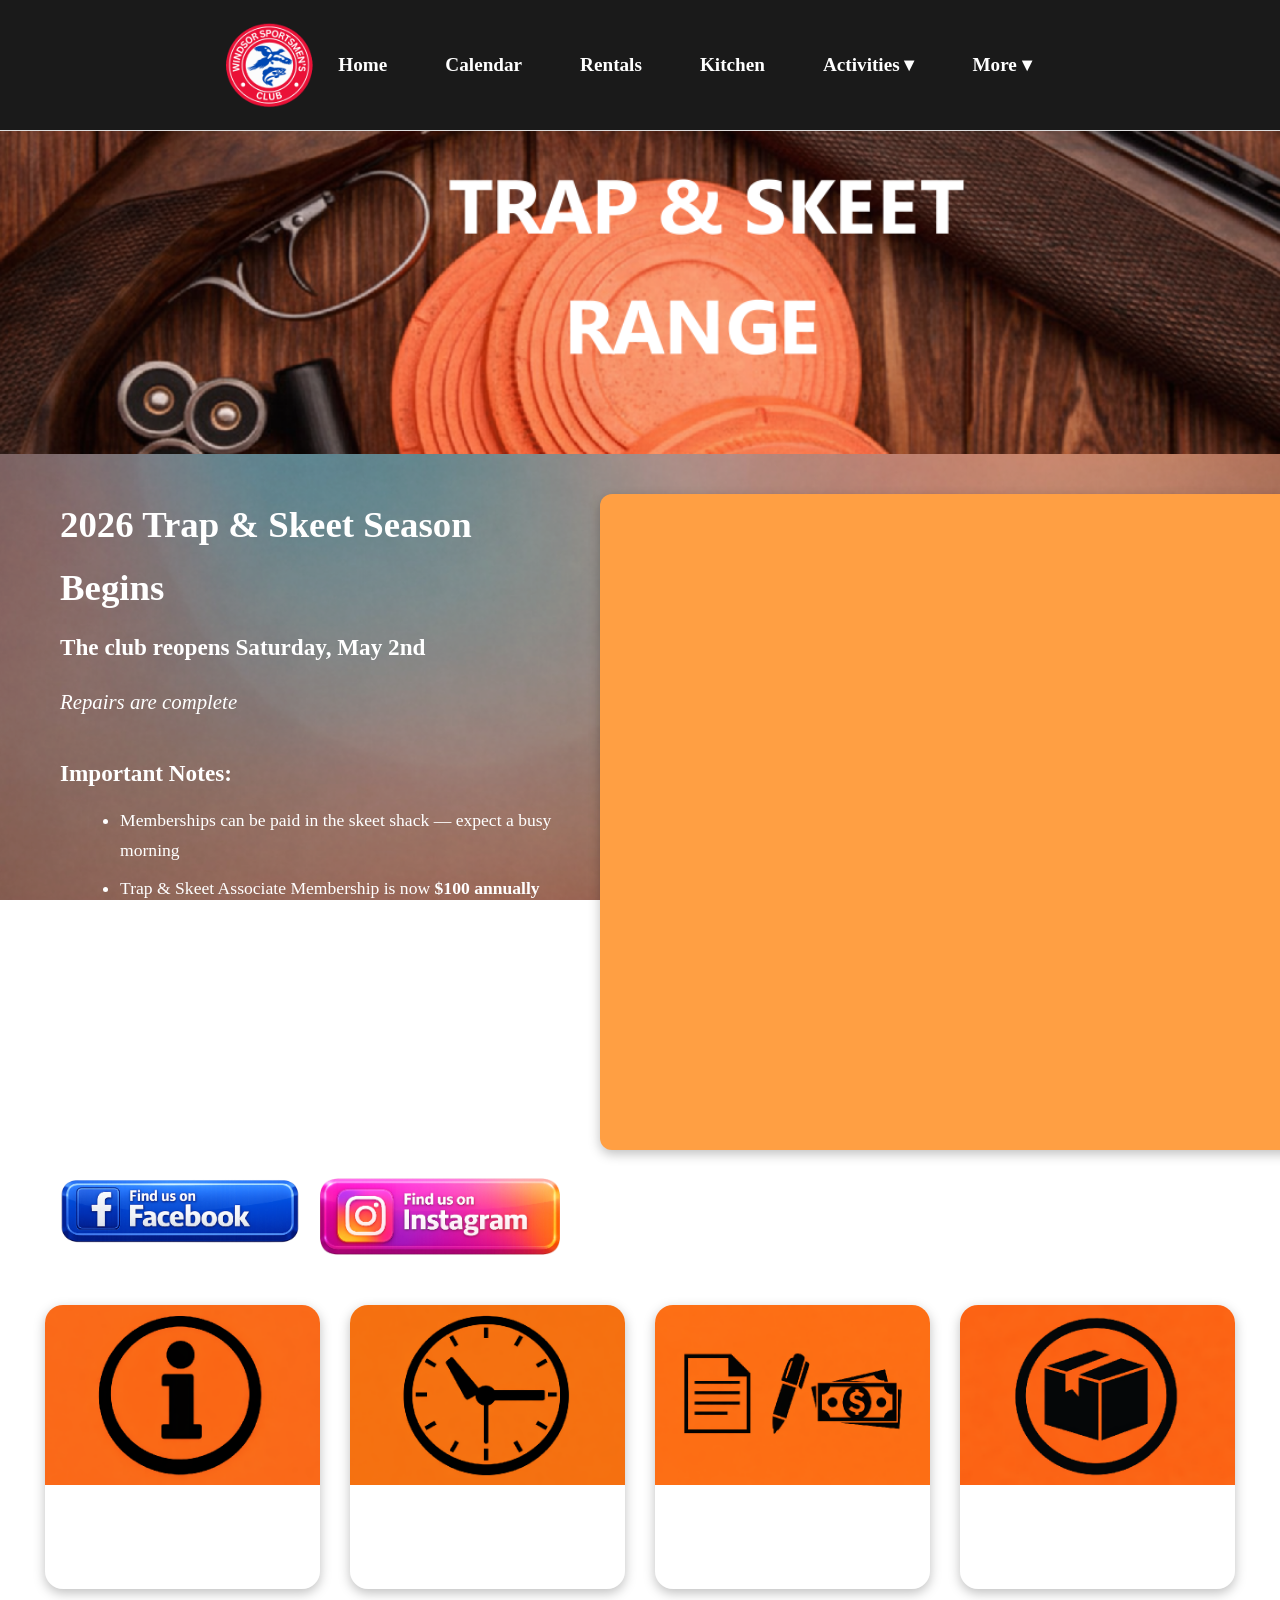
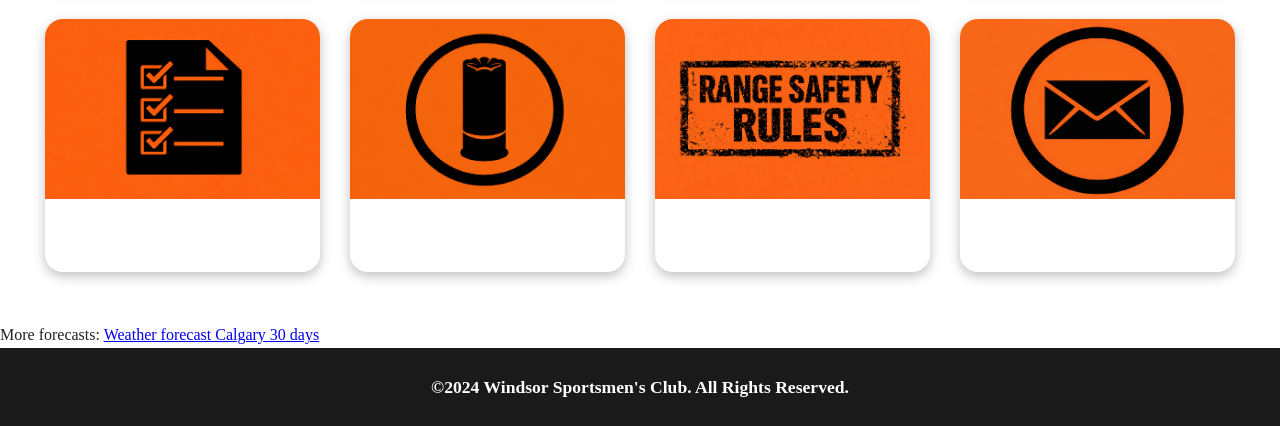
<file: trap-skeet.html>
<!DOCTYPE html>
<html lang="en">
<head>
    <meta charset="UTF-8">
    <meta name="viewport" content="width=device-width, initial-scale=1.0">
    <title>Trap & Skeet</title>

    <!-- =========================================================
         PAGE STYLESHEETS
    ========================================================== -->
     <!-- Nav styles -->
    <link rel="stylesheet" href="styles/nav.css">
    <!-- Air Rifle styles -->
    <link rel="stylesheet" href="styles.css?v=7">
    <!-- Range styles -->
    <link rel="stylesheet" href="styles/range.css">
    <!-- Footer styles -->
    <link rel="stylesheet" href="styles/footer.css">
    
</head>

<body class="trap-skeet-bg">

<!-- =========================================================
     NAVIGATION (DIRECTLY INCLUDED)
========================================================= -->
<header>
    <nav class="main-nav">

        <!-- LOGO -->
        <div class="logo">
            <img src="images/WINDSOR SPORTSMANS REMAKE.png"
                 alt="Windsor Sportsmen’s Club Logo">
        </div>

        <div class="nav-spacer"></div>

        <!-- NAV LINKS -->
        <ul class="nav-links">

            <li><a href="index.html">Home</a></li>
            <li><a href="calendar.html">Calendar</a></li>
            <li><a href="private-events.html">Rentals</a></li>
            <li><a href="kitchen.html">Kitchen</a></li>

            <!-- ACTIVITIES DROPDOWN -->
            <li class="dropdown">
                <a href="#">Activities ▾</a>

                <ul class="dropdown-menu">

                    <li><a href="trap-skeet.html">Trap & Skeet</a></li>
                    <li><a href="archery.html">Archery</a></li>
                    <li><a href="air-rifle.html">Air Rifle</a></li>
                    
                    <li>
                        <a href="KnifeAxe.html" class="knifeaxe-link">
                            Knife & Axe<br>
                            <span class="knifeaxe-sub">Throwing</span>
                        </a>
                    </li>

                </ul>
            </li>

             <!-- MORE DROPDOWN -->
            <li class="dropdown">
                <a href="#">More ▾</a>

                <ul class="dropdown-menu">

                    <li><a href="ofha.html">OFHA</a></li>
                    <li><a href="cheese-cracker.html">Cheese & Cracker</a></li>                
                    <li><a href="members.html">Members</a></li>

                </ul>
            </li>

        </ul>
    </nav>
</header>
    
<!-- SPACER TO PREVENT NAV OVERLAP -->
<div class="nav-spacer"></div>

<!-- TRAP & SKEET HEADER IMAGE -->
<section class="page-header">
    <img src="images/Range-Header.png" alt="Range Header">
</section>

<!-- ANNOUNCEMENT + CALENDAR -->
<section class="ts-announcement">
    <div class="ts-left">
        <h2>2026 Trap & Skeet Season Begins</h2>
        <p><strong>The club reopens Saturday, May 2nd</strong></p>
        <p><em>Repairs are complete</em></p>

        <h3>Important Notes:</h3>
        <ul>
            <li>Memberships can be paid in the skeet shack — expect a busy morning</li>
            <li>Trap & Skeet Associate Membership is now <strong>$100 annually</strong></li>
            <li>New Target Tag system now active</li>
            <li>Standard single-round and 10+1 cards still available</li>
        </ul>

        <p>Please check the live calendar for range status.</p>
        <p>See you all this weekend! Thank you for your continued support!</p>

        <!-- ⭐ FACEBOOK BUTTON centered to LEFT COLUMN -->
        <div class="fb-bottom-button">
            <a href="https://www.facebook.com/profile.php?id=61575199292154" target="_blank">
                <img src="images/facebook-button.png" alt="Facebook Button">
            </a>

            <a href="https://www.instagram.com/wsc_trapandskeet" target="_blank">
                <img src="images/instagram-button.png" alt="Instagram Button">
            </a>
        </div>

    </div>

    <div class="ts-right">
        <div class="calendar-card">
            <iframe 
                src="https://teamup.com/ksqefxnfm1tv8mriaq?tz=Calendar%20default&showProfileAndInfo=0&showSidepanel=1&showViewHeader=1&showAgendaDetails=0&showDateControls=1&showDateRange=1" 
                loading="lazy"
                frameborder="0">
            </iframe>
        </div>
    </div>

</section>

<!-- CARD GRID -->
<section class="ts-card-grid">

    <a href="#info1" class="ts-card">
        <img src="images/ginfo.png" alt="General Info" class="ts-card-image">
        <p>General Information</p>
    </a>

    <a href="#info2" class="ts-card">
        <img src="images/hours.png" alt="Hours" class="ts-card-image">
        <p>Hours of Operation</p>
    </a>

    <a href="#info3" class="ts-card">
        <img src="images/feesmember.png" alt="Fees & Memberships" class="ts-card-image">
        <p>Fees & Memberships</p>
    </a>

    <a href="#info4" class="ts-card">
        <img src="images/packages.png" alt="Packages" class="ts-card-image">
        <p>2026 Member Pre‑Shot Packages</p>
    </a>

    <a href="#info5" class="ts-card">
        <img src="images/requirements.png" alt="Requirements" class="ts-card-image">
        <p>Shooter Requirements</p>
    </a>

    <a href="#info6" class="ts-card">
        <img src="images/ammunition.png" alt="Ammunition Types" class="ts-card-image">
        <p>Ammunition Types</p>
    </a>

    <a href="#info7" class="ts-card">
        <img src="images/rules.png" alt="Rules" class="ts-card-image">
        <p>Range Rules</p>
    </a>

    <a href="#info8" class="ts-card">
        <img src="images/contact.png" alt="Contact Trap & Skeet" class="ts-card-image">
        <p>Contact Trap & Skeet</p>
    </a>

</section>

<!-- INFO 1 -->
<div id="info1" class="ts-overlay">
    <div class="ts-close-wrapper">
        <a href="javascript:void(0)" class="ts-close" onclick="closeOverlay()">X</a>
    </div>
    <div class="ts-overlay-content">
        <h2 style="text-align:center;">Trap &amp; Skeet – General Information</h2>
        <p style="text-align:left; font-weight:700;">
            Shooters wishing to shoot at WSC must complete the following (Non‑members welcome):
        </p>
        <ol style="text-align:left; padding-left:20px; line-height:1.6;">
            <li>Familiarize themselves with the WSC Range Safety Rules.</li>
            <li>Review &amp; sign the WSC Range Waiver Form annually.</li>
            <li>Register and sign‑in at the range shack prior to shooting.</li>
            <li>New members must attend a WSC Range Orientation and Safety Course at the earliest opportunity (a nominal one‑time fee applies).</li>
            <li>Beginner &amp; novice shooters welcome — instruction available by appointment.</li>
            <li>Range reservations available for private functions, stags, hunting clubs, meet &amp; greets, etc.</li>
        </ol>
    </div>
</div>

<!-- INFO 2 -->
<div id="info2" class="ts-overlay">
    <div class="ts-close-wrapper">
        <a href="javascript:void(0)" class="ts-close" onclick="closeOverlay()">X</a>
    </div>
    <div class="ts-overlay-content">
        <h2 style="text-align:center;">Hours of Operation</h2>
        <p style="text-align:center;">For up‑to‑date information check the “Range Schedule”</p>

        <div class="range-open-button-wrapper">
            <a href="https://teamup.com/ksqefxnfm1tv8mriaq" target="_blank">
                <img src="images/Range-Open.png" alt="Range Open Button" class="range-open-button-img">
            </a>
        </div>

        <p style="text-align:center;"><strong>Note:</strong> All scheduled hours are weather permitting.</p>

        <br>

        <h3>Summer Hours (April to October)</h3>

        <ul class="range-indent">
            <li><strong>Saturday: 9am–2pm — Skeet & Trap Open (Last Squad 1:30pm)</strong></li>
            <li><strong>Sunday: 9am–2pm — Skeet & Trap Open (Last Squad 1:30pm)</strong></li>
            <li><strong>Thursday: Cancelled temporarily (Reopening when berm is completed)</strong></li>
            <li><strong>Holidays: 9am–2pm — Skeet & Trap Open (Last Squad 1:30pm)</strong></li>
            <li>Last Sunday of the month — <strong>Range Closed</strong></li>
        </ul>

        <br>

        <h3>Winter Hours (November to March)</h3>

        <ul class="range-indent">
            <li><strong>Saturday: 10:30am–2:30pm — Skeet & Trap Open (Last Squad 2:00pm)</strong></li>
            <li>Sunday: Not scheduled at this time</li>
            <li>Thursday: Cancelled temporarily (Reopening when berm is completed)</li>
            <li>Last Sunday of the month — <strong>Range Closed</strong></li>
        </ul>

        <br>

        <p class="range-indent"><strong>Please arrive 30 minutes prior to Last Squad time to check available space.</strong></p>
        <p class="range-indent">The range closes after the last squad finishes shooting.</p>

        <p class="range-indent red-text">
            <strong>Extended hours available for groups, events, and private parties. Use the Contact Trap & Skeet card below.</strong>
        </p>

        <br>

        <p style="text-align: left;">Summer: May to end of October (approx.)</p>
        <p style="text-align: left;">Summer season may extend if temperatures stay above freezing</p>
        <p style="text-align: left;">Winter: Still in planning phase</p>

    </div>
</div>

<!-- INFO 3 -->
<div id="info3" class="ts-overlay">
    <div class="ts-close-wrapper">
        <a href="javascript:void(0)" class="ts-close" onclick="closeOverlay()">X</a>
    </div>
    <div class="ts-overlay-content">    
        <h2>Fees & Memberships</h2>

<p>(Per round of 25 clay targets)</p>

<ul>
    <li><strong>WSC Members:</strong> $8.00 per round with a Trap & Skeet Associate Membership</li>
    <li><strong>Trap & Skeet Associate Membership:</strong> $100.00 annually (Available at Range Shack)</li>
    <li><strong>Non‑members:</strong> $10.00 per round + $10.00 Day Fee (Valid PAL required)</li>
    <li><strong>Note:</strong> Non‑member rates also apply to WSC Members without an Associate Membership</li>
    <li><strong>WSC General Membership</strong> available at the Range Shack</li>
    <li><strong>Bulk shooting packages</strong> available (Buy 10 rounds, get 1 free)</li>
    <li><strong>Youth/Student (18 or younger):</strong> $5.00 per round (Day fee not applicable)</li>
</ul>
    </div>
</div>

<!-- INFO 4 -->
<div id="info4" class="ts-overlay">
    <div class="ts-close-wrapper">
        <a href="javascript:void(0)" class="ts-close" onclick="closeOverlay()">X</a>
    </div>
    <div class="ts-overlay-content">

        <h2 style="text-align:center;">2026 Member Pre‑Shot Packages</h2>

<p style="text-align:center;">
    With the introduction of the Target Tag system we also have new package options for our members looking to pre‑purchase their rounds. The standard single round and 10 + 1 shooters card pricing is all still available.
</p>

<div style="text-align:center; font-size:1.2rem; line-height:1.6; margin-top:30px;">

    <!-- BRONZE -->
<div class="package-block" style="margin-top:25px;">
    <p class="package-title">The Bronze Package | $80</p>
    <p>The Standard. Perfect for the casual weekend shooter who wants a simple, no‑fuss discount.</p>
    <p>What you get: 11 Rounds of Trap or Skeet.</p>
    <p>The Perk: Buy 10, get 1 FREE.</p>
    <p>Savings: Covers your annual guest fee or a couple of boxes of shells.</p>
</div>

<!-- SILVER -->
<div class="package-block" style="margin-top:25px;">
    <p class="package-title">The Silver Package | $150</p>
    <p>The Monthly Regular. Designed for the shooter who outpaces the basic card but isn't at the club every single day.</p>
    <p>What you get: 22 Rounds.</p>
    <p>The Perk: Nearly 4 Rounds FREE.</p>
    <p>Why it’s better: Drops your per‑round cost significantly below the standard $8 rate.</p>
</div>

<!-- GOLD -->
<div class="package-block" style="margin-top:25px;">
    <p class="package-title">The Gold Package | $250</p>
    <p>The Competitive Edge. For the league shooter or the family that shares a card.</p>
    <p>What you get: 38 Rounds.</p>
    <p>The Perk: Includes 7 FREE Rounds.</p>
    <p>Why it’s better: You’re essentially shooting for $6.57 per round all season long.</p>
</div>

<!-- PLATINUM -->
<div class="package-block" style="margin-top:25px;">
    <p class="package-title">The Platinum Package | $500</p>
    <p>The Heavy Hitter. You’re here every week, shooting multiple rounds.</p>
    <p>What you get: 80 Rounds.</p>
    <p>The Perk: A massive 18 ROUNDS FREE.</p>
    <p>Why it’s better: Locks in a 25% discount on your targets.</p>
</div>

<!-- DIAMOND -->
<div class="package-block" style="margin-top:25px;">
    <p class="package-title">The Diamond Package | $1,000</p>
    <p>The Ultimate Supporter. For our most dedicated members.</p>
    <p>What you get: 165 Rounds.</p>
    <p>The Perk: 40 ROUNDS FREE. (A $320.00 Added Value).</p>
    <p style="text-align:left; margin-top:10px;">
        <strong>The Privilege:</strong> This brings your cost down to $6.06 per round and provides vital upfront capital for 2026.
    </p>
</div>

</div>

    </div>
</div>

<!-- INFO 5 -->
<div id="info5" class="ts-overlay">
    <div class="ts-close-wrapper">
        <a href="javascript:void(0)" class="ts-close" onclick="closeOverlay()">X</a>
    </div>
    <div class="ts-overlay-content">

        <h2 style="text-align:center;">Shooter Requirements</h2>

        <p style="text-align:left; font-weight:700;">
            All shooters must show proof of a <strong>Valid PAL</strong>
        </p>

        <p style="text-align:left;">
            Non‑PAL holders must be accompanied &amp; supervised by a Valid PAL holder
        </p>

        <p style="text-align:left; font-weight:700;">
            Ear &amp; eye protection is <strong>mandatory</strong> (Limited loaners available)
        </p>

    </div>
</div>

<!-- INFO 6 -->
<div id="info6" class="ts-overlay">
    <div class="ts-close-wrapper">
        <a href="javascript:void(0)" class="ts-close" onclick="closeOverlay()">X</a>
    </div>
    <div class="ts-overlay-content">

        <h2 style="text-align:center;">Ammunition Types</h2>

        <p style="text-align:center; font-weight:700;">
            Skeet Range: #9 shot (Target Loads)
        </p>

        <p style="text-align:center; font-weight:700;">
            Trap Range: #7½ or #8 shot (Target Loads)
        </p>

    </div>
</div>

<!-- INFO 7 -->
<div id="info7" class="ts-overlay">

    <!-- CLOSE BUTTON -->
    <div class="ts-close-wrapper">
        <a href="javascript:void(0)" class="ts-close" onclick="closeOverlay()">X</a>
    </div>

    <div class="ts-overlay-content">

        <h2>Range Rules</h2>

        <ol style="text-align: left;">

            <li>Safety glasses & hearing protection required.</li>
            <li>All shooters must have a valid PAL or be supervised by a PAL holder.</li>
            <li>No drugs or alcohol in the vicinity of the ranges.</li>

            <!-- ⭐ RULE 4 — UPDATED -->
            <li><strong>Skeet Range:</strong>
                <ul style="list-style: none; padding-left: 25px;">
                    <li>- Max 12‑gauge, min barrel 26"</li>
                    <li>- Only 2¾" shells, #9 shot</li>
                    <li>- Two shells allowed on Stations 1–7; one on Station 8</li>
                    <li>- Actions open until in position</li>
                    <li>- Tactical shotguns not permitted</li>
                </ul>
            </li>

            <!-- ⭐ RULE 5 — UPDATED -->
            <li><strong>Trap Range:</strong>
                <ul style="list-style: none; padding-left: 25px;">
                    <li>- Max 12‑gauge, min barrel 26"</li>
                    <li>- Only 2¾" shells, #7½ shot or smaller</li>
                    <li>- One shell loaded for singles</li>
                    <li>- Tactical shotguns not permitted</li>
                </ul>
            </li>

            <li>Maintain safe muzzle direction at all times.</li>
            <li>Misfire/hang‑fire: keep action closed 60 seconds, then inspect barrel.</li>
            <li>Transporting firearms: PROVED safe, action open, barrel up.</li>
            <li>Obey all RSO commands.</li>
            <li>Firearms unloaded with actions open when moving between stations.</li>
            <li>Pick up spent hulls only after firearm is in the rack.</li>
            <li>Remove slings & accessories before attending firing lines.</li>

        </ol>

        <p style="text-align: center; font-weight: 700; margin-top: 20px;">
            SAFETY AND COMMON SENSE ARE IMPORTANT
        </p>

        <p style="text-align: center; font-weight: 700;">
            When in doubt, ask questions and check it out.
        </p>

        <div class="restricted-firearms-wrapper">
            <h3 class="red-text">Firearms similar to the shotguns shown below are not permitted on the range:</h3>

            <div class="range-restricted-image">
                <img src="images/shotguns.png" alt="Restricted Shotgun Example">
            </div>

            <p class="range-revised-date">
                Revised and in effect as of – May 2026
            </p>
        </div>

    </div>
</div>

<!-- INFO 8 -->
<div id="info8" class="ts-overlay">
    <div class="ts-close-wrapper">
        <a href="javascript:void(0)" class="ts-close" onclick="closeOverlay()">X</a>
    </div>

    <div class="ts-overlay-content">

        <h2 style="text-align:center;">Contact Trap & Skeet</h2>

        <!-- ⭐ LEFT / RIGHT FLEX WRAPPER -->
        <div class="ts-contact-flex">

            <!-- ⭐ LEFT SIDE (40%) -->
            <div class="ts-contact-left">

                <h2 class="clubhouse-title">Club House</h2>

                <p class="clubhouse-sub">Restaurant & bar (Hours vary)</p>
                <p class="clubhouse-sub">
                    Check WSC website<br>
                    or call for current hours
                </p>
                <p class="clubhouse-sub">Phone: 519.966.1600</p>

                <h2>Range Facilities</h2>

                <p><strong>1 × Trap Field</strong></p>
                <p><strong>1 × Skeet Field</strong></p>
                <p><strong>1 × Pattern Board</strong></p>

                <br>

                <p><strong>We do not sell shotgun shells</strong></p>
                <p><strong>We do not rent firearms</strong></p>

            </div>

           <!-- ⭐ RIGHT SIDE (60%) — ORANGE CARD WITH NEW FORM -->
<div class="ts-contact-right">
    <div class="ts-contact-card">

        <!-- ⭐ NEW FORMSPREE FORM -->
        <div class="form-wrapper">

            <h2 class="mask-title" style="text-align:center;">Contact Us</h2>
            <p class="mask-subtitle" style="text-align:center;">Please fill in your information and we’ll get back to you shortly.</p>

            <form action="https://formspree.io/f/xdabjenw" method="POST" class="wsc-contact-form" style="margin-top:40px;">

                <label>Name *</label>
                <input type="text" name="name" required>

                <label>Email *</label>
                <input type="email" name="email" required>

                <label>Message *</label>
                <textarea name="message" rows="5" required></textarea>

                <button type="submit">Send Message</button>
            </form>

            <!-- ⭐ THANK YOU MESSAGE -->
            <div id="thankyou-message" style="display:none; text-align:center; padding:40px;">
                <div class="thankyou-card" style="
                    background:#ff9f43;
                    padding:40px;
                    border-radius:12px;
                    color:white;
                    font-size:1.4rem;
                ">
                    <h2>Thank You!</h2>
                    <p>We will get back to you as soon as we can!</p>
                </div>
            </div>

        </div>

    </div>
</div>

</div>

</div>
</div>

<!-- ⭐ FULL-WIDTH WEATHER WIDGET AT BOTTOM -->
<div class="ts-weather">
    <div id="ww_41794d68d185f" v='1.3' loc='id'
         a='{"t":"responsive","lang":"en","sl_lpl":1,"ids":["wl4747"],"font":"Arial","sl_ics":"one_a","sl_sot":"celsius","cl_bkg":"image","cl_font":"#FFFFFF","cl_cloud":"#FFFFFF","cl_persp":"#81D4FA","cl_sun":"#FFC107","cl_moon":"#FFC107","cl_thund":"#FF5722"}'>
        More forecasts:
        <a href="https://oneweather.org/calgary/30_days/"
           id="ww_41794d68d185f_u" target="_blank">
           Weather forecast Calgary 30 days
        </a>
    </div>
</div>

<!-- ⭐ REQUIRED SCRIPT FOR WEATHER WIDGET -->
<script async src="https://app3.weatherwidget.org/js/?id=ww_41794d68d185f"></script>

<!-- ⭐ FOOTER -->
<div id="footer-placeholder"></div>
<script src="scripts/load-footer.js"></script>

<!-- ⭐ OVERLAY SCRIPT -->
<script>
document.querySelectorAll('.ts-card').forEach(card => {
    card.addEventListener('click', function(e) {
        e.preventDefault();
        const target = this.getAttribute('href');
        const overlay = document.querySelector(target);
        overlay.style.display = 'flex';
        document.body.style.overflow = 'hidden';
    });
});

function closeOverlay() {
    document.querySelectorAll('.ts-overlay').forEach(o => o.style.display = 'none');
    document.body.style.overflow = 'auto';
}
</script>

<!-- ⭐ MOBILE NAV SCRIPT -->
<script>
document.querySelectorAll('.dropdown > a').forEach(link => {
    link.addEventListener('click', function(e) {
        if (window.innerWidth <= 900) {
            e.preventDefault();
            this.parentElement.classList.toggle('open');
        }
    });
});

document.querySelectorAll('.dropdown-sub > a').forEach(link => {
    link.addEventListener('click', function(e) {
        if (window.innerWidth <= 900) {
            e.preventDefault();
            this.parentElement.classList.toggle('open');
        }
    });
});
</script>

<!-- ⭐ UPDATED FORMSPREE SUBMISSION SCRIPT -->
<script>
document.querySelector('.wsc-contact-form').addEventListener('submit', async function(e) {
    e.preventDefault();

    const form = e.target;
    const data = new FormData(form);

    const response = await fetch(form.action, {
        method: form.method,
        body: data,
        headers: { 'Accept': 'application/json' }
    });

    if (response.ok) {

        /* Hide the form */
        form.style.display = 'none';

        /* Hide the Contact Us title + subtitle */
        const title = document.querySelector('.mask-title');
        const subtitle = document.querySelector('.mask-subtitle');

        if (title) title.style.display = 'none';
        if (subtitle) subtitle.style.display = 'none';

        /* Show the thank-you card */
        document.getElementById('thankyou-message').style.display = 'block';
    }
});
</script>

<script src="scripts.js"></script>
</body>
</html>
</file>
<file: styles/nav.css>
/* =========================================================
   NAVIGATION — DESKTOP BASE
========================================================= */
.main-nav {
    position: fixed;
    top: 0;
    left: 0;
    width: 100%;
    z-index: 2000;
    display: flex;
    align-items: center;
    justify-content: center;
    padding: 10px 0;
    background-color: #1a1a1a;
    border-bottom: 1px solid #ddd;
}

.nav-spacer {
    display: none;
}

.logo img {
    height: 110px;
    width: auto;
    display: block;
}

.nav-links {
    list-style: none;
    display: flex;
    gap: 30px;
    align-items: center;
    padding-right: 20px;
}

.nav-links li {
    position: relative;
}

.nav-links a {
    padding: 10px 14px;
    font-size: 1.2rem;
    font-weight: 600;
    color: #fff;
    text-decoration: none;
    border-radius: 4px;
    transition: all 0.2s ease;
    white-space: nowrap;
}

.nav-links > li > a:hover {
    background-color: #333 !important;
    color: #fff !important;
    transform: translateY(-2px);
}

.submenu-toggle {
    color: #fff !important;
}

/* =========================================================
   TRAP & SKEET TWO-LINE ITEM
========================================================= */
.nav-trap-skeet a {
    font-size: 1.2rem;
    font-weight: 600;
    color: #fff;
    padding: 10px 14px;
    line-height: 1.1;
    display: inline-block;
    text-align: left !important;
}

.nav-trap-skeet a span {
    font-size: 0.85em;
    font-weight: 600;
    display: block;
    color: #fff;
}

/* =========================================================
   DROPDOWN — DESKTOP
========================================================= */
.dropdown {
    position: relative;
}

.dropdown-menu {
    display: none;
    position: absolute;
    top: 100%;
    left: 0;
    min-width: 220px;
    padding: 8px 0;
    list-style: none;
    background-color: #1a1a1a !important;
    border: none !important;
    box-shadow: 0 4px 8px rgba(0,0,0,0.15);
    z-index: 2100;
}

.dropdown:hover > .dropdown-menu {
    display: block;
}

.dropdown-menu a {
    display: block;
    padding: 10px 18px;
    font-size: 1.5rem;
    font-weight: 600;
    color: #fff !important;
    white-space: normal;
}

.dropdown-menu a:hover {
    background-color: #333;
    color: #fff;
}

/* =========================================================
   RIGHT-SIDE SUBMENU (Members)
========================================================= */
.dropdown-sub {
    display: flex;
    align-items: center;
    gap: 6px;
    white-space: nowrap;
}

.submenu-right {
    display: none;
    position: absolute;
    top: 0;
    left: 100%;
    min-width: 200px;
    padding: 8px 0;
    background-color: #1a1a1a !important;
    border: none !important;
    box-shadow: 0 4px 8px rgba(0,0,0,0.15);
    z-index: 2200;
}

.dropdown-sub:hover > .submenu-right {
    display: block;
}

/* =========================================================
   MOBILE — HOVER DISABLE + JS OPEN SUPPORT
========================================================= */
@media (max-width: 900px) {

    .dropdown:hover > .dropdown-menu {
        display: none !important;
    }

    .nav-links li.dropdown > .dropdown-menu.open {
        display: block !important;
    }

    .dropdown-sub.open > .submenu-right {
        display: block !important;
    }
}

/* =========================================================
   MOBILE — WRAPPED LAYOUT (3 OVER 3)
========================================================= */
@media (max-width: 900px) {

    .main-nav {
        justify-content: center !important;
        padding: 12px 0 !important;
        flex-direction: column;
        align-items: center;
        gap: 10px;
        z-index: 9999 !important;
    }

    .logo img {
        height: 90px;
        margin: 0 auto;
    }

    .nav-links {
        order: 2;
        display: flex;
        flex-wrap: wrap;
        justify-content: center;
        gap: 6px 6px;
        width: 100%;
        padding: 0;
    }

    .nav-links li {
        flex: 0 0 calc(33.33% - 6px);
        text-align: center;
    }

    .nav-links a {
        font-size: 1.3rem;
        padding: 4px 2px;
    }
}

/* =========================================================
   MOBILE — DROPDOWN OVERLAY
========================================================= */
@media (max-width: 900px) {

    .dropdown-menu,
    .submenu-right {
        display: none;
        position: absolute !important;
        left: 50%;
        transform: translateX(-50%);
        width: 90% !important;
        margin-top: 6px;
        padding: 10px 0;
        border: 1px solid #ddd;
        background: white;
        z-index: 9999;
        box-shadow: 0 4px 10px rgba(0,0,0,0.15);
    }
}

/* =========================================================
   MOBILE — TRAP & SKEET LABEL FIX
========================================================= */
@media (max-width: 768px) {
    .nav-links > li > a[href="trap-skeet.html"] {
        font-size: 0 !important;
        position: relative;
    }

    .nav-links > li > a[href="trap-skeet.html"]::after {
        content: "Trap & Skeet";
        font-size: 16px;
        color: inherit;
    }
}
</file>
<file: styles/airrifle.css>
/* =========================================================
   GLOBAL LAYOUT FIX — NO HORIZONTAL SCROLL + STICKY FOOTER
   (Use this block on any page that gets a bottom scroll bar)
========================================================= */
html, body {
    overflow-x: hidden;
    height: auto;
}

* {
    box-sizing: border-box;
}

/* =========================================================
   PAGE BACKGROUND
========================================================= */
.air-rifle-bg {
    position: relative;
    min-height: 100vh;
    background: url('../images/airriflebgnew.png') center top / cover no-repeat fixed;
}

.air-rifle-bg::before {
    content: "";
    position: fixed;
    inset: 0;
    background: rgba(60, 40, 25, 0.20);
    z-index: -1;
}

.content-section {
    padding-top: 140px;
}

/* =========================================================
   PAGE WRAPPER
========================================================= */
.airrifle-desktop {
    max-width: 1100px;
    margin: 0 auto;
    padding: 40px 20px;
    text-align: center;
    color: white;
    font-family: Arial, Helvetica, sans-serif;
}


/* =========================================================
   HERO SECTION
========================================================= */
.hero {
    text-align: center;
    margin-bottom: 40px;
}

.hero-title {
    font-size: 4.5rem; /* 72px */
    font-weight: 700; /* bold */
    color: white;
    text-shadow: 2px 2px 12px rgba(0,0,0,0.8);
    margin-bottom: 0;
    letter-spacing: 0;
}

.hero-subtitle {
    font-size: 4.5rem; /* match size for stacked title */
    font-weight: 700;
    color: white;
    text-shadow: 2px 2px 12px rgba(0,0,0,0.8);
    margin-top: 0;
    letter-spacing: 0;
}

.hero-tagline {
    font-size: 1.6rem;
    font-weight: 500;
    color: white;
    margin-bottom: 25px;
    text-shadow: 0 3px 8px rgba(0,0,0,0.45);
}

.hero-info-card {
    display: inline-block;
    background: rgba(60, 40, 25, 0.55);
    padding: 15px 25px;
    border-radius: 12px;
    box-shadow: 0 4px 14px rgba(0,0,0,0.4);
    backdrop-filter: blur(3px);
    margin-top: 10px;
}

.hero-info {
    font-size: 1.3rem;
    color: white;
    margin: 5px 0;
    font-weight: 600;
}


/* =========================================================
   ABOUT THE RANGE — FULL WIDTH CARD
========================================================= */
.about-range {
    background: rgba(60, 40, 25, 0.65);
    padding: 40px;
    border-radius: 14px;
    backdrop-filter: blur(4px);
    box-shadow: 0 4px 14px rgba(0,0,0,0.4);
    margin: 60px 0;
    text-align: left;
    border-left: 8px solid #7cd67c;
}

.card-title {
    font-size: 1.8rem;
    font-weight: 700;
    margin-bottom: 15px;
    color: white;
}

.card-text {
    font-size: 1.2rem;
    line-height: 1.6;
}

/* Guardian text — green text only */
.green-highlight {
    color: #7cd67c;
    font-weight: 700;
    background: none;
    padding: 0;
    border-radius: 0;
    display: inline;
    margin-left: 6px;
}


/* =========================================================
   TWO-CARD LAYOUT (Schedule + Expect)
========================================================= */
.two-cards {
    display: flex;
    justify-content: center;
    gap: 40px;
    margin: 60px 0;
}

.schedule-card,
.expect-card {
    width: 45%;
    background: rgba(60, 40, 25, 0.65);
    padding: 30px;
    border-radius: 14px;
    backdrop-filter: blur(4px);
    box-shadow: 0 4px 14px rgba(0,0,0,0.4);
    text-align: center;
}


/* =========================================================
   SCHEDULE — STACKED CARDS
========================================================= */
.schedule-inner {
    margin-top: 20px;
    display: flex;
    flex-direction: column;
    gap: 15px;
    align-items: center;
}

.schedule-top-card {
    background: rgba(60, 40, 25, 0.75);
    padding: 15px 20px;
    border-radius: 10px;
    width: 85%;
    box-shadow: 0 3px 10px rgba(0,0,0,0.35);
    border: 3px solid #7cd67c;
}

.schedule-day {
    font-size: 1.4rem;
    font-weight: 700;
    color: white;
    margin-bottom: 2px;
}

/* Softer white for (weather permitting) */
.schedule-weather {
    font-size: 1.1rem;
    font-style: italic;
    color: rgba(255, 255, 255, 0.85);
    margin: 0;
}

.schedule-time-card {
    background: rgba(60, 120, 60, 0.30);
    padding: 12px 20px;
    border-radius: 10px;
    width: 85%;
    box-shadow: 0 3px 10px rgba(0,0,0,0.35);
    border: 3px solid #7cd67c;
}

.schedule-time {
    font-size: 1.4rem;
    font-weight: 700;
    color: white;
    margin: 0;
}


/* =========================================================
   WHAT TO EXPECT — RIGHT CARD
========================================================= */
.expect-italic-green {
    color: #7cd67c;
    font-style: italic;
    font-weight: 600;
    margin: 15px 0;
    padding-bottom: 10px;
    border-bottom: 1px solid rgba(255, 255, 255, 0.25);
}

.soft-white {
    color: rgba(255, 255, 255, 0.85);
}


/* =========================================================
   PRICING SECTION
========================================================= */
.pricing-section {
    display: flex;
    justify-content: center;
    gap: 40px;
    margin: 60px 0;
}

.price-card {
    width: 45%;
    padding: 30px;
    border-radius: 14px;
    backdrop-filter: blur(4px);
    box-shadow: 0 4px 14px rgba(0,0,0,0.4);
    text-align: center;
}

.price-card.green {
    background: rgba(60, 120, 60, 0.30);
    border: 3px solid #7cd67c;
}

.price-card.grey {
    background: rgba(120, 120, 120, 0.30);
    border: 3px solid #cfcfcf;
}

.price-card .card-title {
    color: white;
    font-size: 1.8rem;
    font-weight: 700;
}

.price {
    font-size: 3rem;
    font-weight: 800;
    margin: 10px 0;
    color: white;
}

.per {
    font-size: 1.2rem;
    opacity: 0.9;
    color: white;
}


/* -----------------------------------------
   PRICING — FULL WIDTH WRAPPER CARD
----------------------------------------- */
.pricing-wrapper {
    background: rgba(60, 40, 25, 0.65);
    padding: 40px;
    border-radius: 14px;
    backdrop-filter: blur(4px);
    box-shadow: 0 4px 14px rgba(0,0,0,0.4);
    margin: 60px 0;
    text-align: center;
}

.pricing-title {
    font-size: 2rem;
    font-weight: 800;
    color: white;
    margin-bottom: 30px;
}

.pricing-inner {
    display: flex;
    justify-content: center;
    gap: 40px;
}


/* =========================================================
   RANGE DETAILS
========================================================= */
.range-details {
    background: rgba(60, 40, 25, 0.65);
    padding: 40px;
    border-radius: 14px;
    backdrop-filter: blur(4px);
    box-shadow: 0 4px 14px rgba(0,0,0,0.4);
    margin: 60px 0;
    text-align: left;
}

.range-details .card-title {
    font-size: 2rem;
    margin-bottom: 20px;
}

.card-subtitle {
    font-size: 1.4rem;
    font-weight: 700;
    margin-top: 20px;
    margin-bottom: 10px;
}

.bullet-list {
    margin: 20px 0;
    padding-left: 20px;
}

.bullet-list li {
    font-size: 1.2rem;
    margin-bottom: 8px;
}

/* -----------------------------------------
   RANGE DETAIL SUB-CARDS
----------------------------------------- */
.detail-card {
    background: rgba(60, 40, 25, 0.55);
    padding: 25px 30px;
    border-radius: 12px;
    margin-bottom: 25px;
    box-shadow: 0 3px 10px rgba(0,0,0,0.35);
    border-left: 8px solid transparent;
}

.detail-title {
    font-size: 1.6rem;
    font-weight: 800;
    margin-bottom: 12px;
}

.detail-title-orange {
    color: #ffcc66;
}

.detail-orange {
    border-left-color: #ffcc66;
}

.detail-title-blue {
    color: #66b3ff;
}

.detail-blue {
    border-left-color: #66b3ff;
}


/* =========================================================
   EXPERIENCE BLOCK
========================================================= */
.experience-green {
    background: rgba(46, 92, 46, 0.55);
    padding: 20px;
    border-radius: 10px;
    margin-top: 25px;
    color: white;
    font-size: 1.2rem;
    line-height: 1.6;
    border-left: 8px solid #7cd67c;
}

.exp-green-title {
    color: #7cd67c;
}


/* =========================================================
   CANCELLATIONS
========================================================= */
.cancellations {
    background: rgba(120, 0, 0, 0.35);
    padding: 40px;
    border-radius: 14px;
    margin: 0 0 60px 0;
    text-align: center;
    border: 4px solid #ff3b3b;
}

.cancel-title {
    font-size: 2.2rem;
    font-weight: 800;
    color: white;
    margin-bottom: 15px;
}

.cancel-dates {
    font-size: 1.6rem;
    line-height: 1.6;
    color: white;
}

.cancel-card {
    background: rgba(120, 0, 0, 0.55);
    padding: 20px;
    border-radius: 10px;
    margin: 20px auto;
    width: 60%;
    box-shadow: 0 3px 10px rgba(0,0,0,0.35);
    border-left: 8px solid #ff3b3b;
}

.cancel-date-text {
    font-size: 1.6rem;
    font-weight: 700;
    color: white;
    margin: 0;
}

.cancel-calendar-row {
    display: flex;
    justify-content: space-between;
    align-items: flex-start;
    gap: 40px;
    margin-top: 40px;
}

/* Left side */
.cancel-left {
    flex: 1;
}

/* Right side */
.calendar-right {
    flex: 1;
    display: flex;
    justify-content: flex-end;
}

/* Responsive calendar */
.calendar-wrapper {
    position: relative;
    width: 100%;
    padding-bottom: 75%;
    height: 0;
    overflow: hidden;
}

.calendar-wrapper iframe {
    position: absolute;
    top: 0;
    left: 0;
    width: 100%;
    height: 100%;
    border: 0;
}


/* =========================================================
   CONTACT AIR RIFLE FORM
========================================================= */
.airrifle-contact {
    text-align: center;
    margin-top: 80px;
}

.airrifle-contact-title {
    font-size: 2.4rem;
    font-weight: bold;
    text-align: center;
    margin-bottom: 15px;
    color: white;
}

/* Main brown card */
.airrifle-cancel {
    background: rgba(90, 60, 30, 0.65);
    padding: 40px;
    border-radius: 14px;
    margin: 40px auto;
    width: 80%;
    border: 3px solid #7cd67c;
    box-shadow: 0 4px 14px rgba(0,0,0,0.4);
    text-align: center;
}

.airrifle-cancel-intro {
    color: white;
    font-size: 1.3rem;
    margin-bottom: 25px;
}

/* Form fields */
.airrifle-contact-form .field-row {
    margin-bottom: 20px;
    text-align: left;
}

.airrifle-contact-form label {
    display: block;
    color: white;
    font-weight: 600;
    margin-bottom: 6px;
}

.airrifle-contact-form input,
.airrifle-contact-form textarea {
    width: 100%;
    padding: 12px;
    border-radius: 8px;
    border: 2px solid #7cd67c;
    background: rgba(255, 255, 255, 0.1);
    color: white;
    font-size: 1rem;
}

.airrifle-contact-form input::placeholder,
.airrifle-contact-form textarea::placeholder {
    color: #cccccc;
}

/* Checkbox row */
.field-checkbox {
    display: flex;
    justify-content: center;
    width: 100%;
}

.field-checkbox label {
    display: flex;
    align-items: center;
    justify-content: center;
    gap: 0.25px; /* smaller than 1px */
    color: white;
    width: auto;
    margin: 0 auto;
}

/* Submit button */
.ac-submit {
    background: #7cd67c;
    color: black;
    font-weight: 800;
    padding: 14px 30px;
    border: none;
    border-radius: 10px;
    cursor: pointer;
    font-size: 1.2rem;
    margin-top: 10px;
}

.ac-submit:hover {
    background: #9af59a;
}

/* =========================================================
   THANK YOU OVERLAY (NEW)
========================================================= */
.airrifle-thanks-card {
    position: fixed;
    top: 0;
    left: 0;
    width: 100%;
    height: 100%;
    background: rgba(0,0,0,0.65);
    display: none;
    justify-content: center;
    align-items: center;
    z-index: 9999;
}

.airrifle-thanks-inner {
    background: #7cd67c; /* matching green */
    padding: 40px 50px;
    border-radius: 14px;
    text-align: center;
    width: 80%;
    max-width: 500px;
    color: black;
    font-weight: bold;
    box-shadow: 0 4px 14px rgba(0,0,0,0.4);
}

.thanks-close-btn {
    margin-top: 25px;
    background: #ffffff;
    color: black;
    padding: 12px 25px;
    border-radius: 10px;
    border: none;
    cursor: pointer;
    font-weight: 700;
    font-size: 1.1rem;
}

.thanks-close-btn:hover {
    background: #e6e6e6;
}

/* =========================================================
   GLOBAL FONT OVERRIDE
========================================================= */
body, body * {
    font-family: "Times New Roman", Times, serif !important;
}

/* =========================================================
   MOBILE OPTIMIZATION — AIR RIFLE PAGE
========================================================= */
@media (max-width: 768px) {

    /* 1. Move calendar UNDER cancellation dates */
    .cancel-calendar-row {
        display: flex !important;
        flex-direction: column !important;
        gap: 25px;
    }

    .calendar-right {
        justify-content: center;
        width: 100%;
    }

    .cancel-left,
    .calendar-right {
        flex: unset;
    }

    /* 2. Pricing cards — green ABOVE grey */
    .pricing-inner,
    .pricing-section {
        display: flex !important;
        flex-direction: column !important;
        align-items: center;
    }

    .price-card.green {
        order: 1;
        width: 90%;
    }

    .price-card.grey {
        order: 2;
        width: 90%;
    }

    /* 3. Schedule ABOVE What to Expect */
    .two-cards {
        display: block !important;      /* override desktop flex */
        padding: 0 !important;
        gap: 20px !important;
        width: 100% !important;
        margin: 0 auto !important;
    }

    /* 3b. Fix width + padding of Schedule + Expect cards */
    .schedule-card,
    .expect-card {
        width: 90% !important;
        max-width: 500px !important;
        margin: 0 auto !important;
        display: block !important;

        /* Mild padding restored */
        padding-left: 12px !important;
        padding-right: 12px !important;
    }

    /* Add space between the two cards */
    .schedule-card { 
        order: 1; 
        margin-bottom: 20px !important;
    }

    .expect-card { 
        order: 2; 
    }

    /* 4. Make page titles a little smaller */
    .hero-title,
    .hero-subtitle {
        font-size: 3rem;
    }
}

/* =========================================================
   MOBILE NAVIGATION — FULL CLEANED + CONSOLIDATED VERSION
   ========================================================= */

/* =========================================================
   1. MOBILE NAV — ALIGNMENT + TOGGLE BEHAVIOR
   ========================================================= */
@media (max-width: 900px) {

    /* Disable hover behavior on mobile */
    .dropdown:hover > .dropdown-menu {
        display: none !important;
    }

    /* Normalize dropdown anchor width */
    .nav-links li.dropdown {
        width: auto !important;
    }

    .nav-links li.dropdown > a {
        display: inline-block !important;
    }

    /* Left-align dropdowns */
    .nav-links li.dropdown > .dropdown-menu {
        left: 0 !important;
        transform: translateX(0) !important;
    }

    /* JS-controlled open state */
    .nav-links li.dropdown > .dropdown-menu.open {
        display: block !important;
    }
}

/* =========================================================
   2. MOBILE LABEL FIX — TRAP & SKEET
   ========================================================= */
@media (max-width: 768px) {

    .nav-links > li > a[href="trap-skeet.html"] {
        font-size: 0 !important;
        position: relative;
    }

    .nav-links > li > a[href="trap-skeet.html"]::after {
        content: "Trap & Skeet";
        font-size: 16px;
        color: inherit;
    }
}

/* =========================================================
   3. MOBILE NAV — WRAPPED LAYOUT + TAP-TO-OPEN DROPDOWNS
   ========================================================= */
@media (max-width: 900px) {

    /* NAV CONTAINER */
    .main-nav {
        justify-content: center !important;
        padding: 12px 0 !important;
        flex-direction: column;
        align-items: center;
        gap: 10px;
    }

    .logo {
        order: 1;
        text-align: center;
        width: 100%;
    }

    .logo img {
        height: 90px;
        margin: 0 auto;
        display: block;
    }

    .nav-spacer {
        display: none;
    }

    /* WRAPPED NAV — 3 OVER 3 */
    .nav-links {
        order: 2;
        display: flex;
        flex-wrap: wrap;
        justify-content: center;
        gap: 6px 6px;
        width: 100%;
        padding: 0;
        margin-top: 0;
    }

    .nav-links li {
        flex: 0 0 calc(33.33% - 6px);
        text-align: center;
    }

    .nav-links a {
        font-size: 1.3rem;
        padding: 4px 2px;
        white-space: nowrap;
    }

    /* HOMEPAGE-SPECIFIC SPACING */
    .home .nav-links {
        gap: 4px 6px !important;
    }

    .home .nav-links li {
        flex: 0 0 calc(33.33% - 4px) !important;
    }

    .home .nav-links a {
        font-size: 1.3rem !important;
        padding: 2px 0 !important;
        font-weight: bold;
    }

    .home .main-nav {
        padding-left: 16px !important;
        padding-right: 16px !important;
        width: 100% !important;
        max-width: none !important;
        margin: 0 auto !important;
    }

    /* MOBILE DROPDOWN OVERLAY */
    .dropdown-menu,
    .submenu-right {
        display: none;
        position: absolute !important;
        left: 50%;
        transform: translateX(-50%);
        width: 90% !important;
        margin-top: 6px;
        padding: 10px 0;
        border: 1px solid #ddd;
        background: white;
        z-index: 9999;
        box-shadow: 0 4px 10px rgba(0,0,0,0.15);
    }

    /* HOMEPAGE DROPDOWN TEXT SIZE */
    .home .dropdown-menu a,
    .home .submenu-right a {
        font-size: 1.3rem !important;
    }

    /* HOMEPAGE DROPDOWN WIDTH */
    .home .dropdown-menu,
    .home .submenu-right {
        max-width: 360px !important;
    }

    /* MEMBERS SUBMENU — MOBILE RIGHT OPEN */
    .dropdown-sub {
        position: relative;
    }

    .submenu-toggle {
        display: inline-block !important;
        vertical-align: middle !important;
        margin-left: 6px;
        font-weight: bold;
        cursor: pointer;
    }

    .dropdown-sub .submenu-right {
        top: 0 !important;
        left: 100% !important;
        transform: none !important;
        width: auto !important;
        max-width: 240px !important;
    }

    .dropdown-sub.open > .submenu-right {
        display: block;
    }

    .dropdown.open > .dropdown-menu {
        display: block;
    }

    /* HOMEPAGE — KEEP MEMBERS + ARROW INLINE */
    .home .dropdown-sub {
        display: flex !important;
        align-items: center !important;
        justify-content: center !important;
        white-space: nowrap !important;
    }

    .home .submenu-link {
        display: inline-block !important;
    }

    .home .submenu-toggle {
        display: inline-block !important;
        margin-left: 6px !important;
        vertical-align: middle !important;
    }
}

/* =========================================================
   MOBILE NAV — EXTRA RULES NEEDED FOR DROPDOWN VISIBILITY
   (These were NOT in the unified block yet)
   ========================================================= */
@media (max-width: 900px) {

    /* Ensure nav stays above all dropdowns + content */
    .main-nav {
        position: fixed !important;
        top: 0;
        left: 0;
        width: 100%;
        z-index: 9999 !important;
    }

    header {
        position: relative;
        z-index: 9998;
    }

    /* WRAPPED NAV — 3 OVER 3 (structure only, no conflicts) */
    .nav-links {
        flex-wrap: wrap;
        justify-content: center;
        gap: 6px 6px;
        width: 100%;
        padding: 0;
        margin-top: 0;
    }

    .nav-links li {
        flex: 0 0 calc(33.33% - 6px);
        text-align: center;
    }

    .nav-links a {
        font-size: 1.3rem;
        padding: 4px 2px;
        white-space: nowrap;
    }
}
</file>
<file: styles/footer.css>
body {
    margin: 0;
    padding: 0;
}

/* ------------------------------
   FOOTER — DARK THEME (GLOBAL)
--------------------------------*/
.site-footer {
    background-color: #1a1a1a;   /* dark footer */
    color: #ffffff;
    text-align: center;
    padding: 25px 10px;
    width: 100%;
    max-width: 100%;
    margin: 0;              /* NEW */
    border: 0;              /* NEW */
    position: relative;     /* NEW */
    left: 0;                /* NEW */
    right: 0;               /* NEW */
    bottom: 0;              /* NEW */
}

.site-footer p {
    font-size: 1.1rem;
    font-weight: 600;
    margin: 0;
}

/* HOMEPAGE ONLY — allow full-width layout */
body.home main {
    max-width: none;
    padding-left: 0;
    padding-right: 0;
}

#club-events {
    scroll-margin-top: 92px; /* was 80px */
}
</file>
<file: styles.css>
/* ------------------------------
   GLOBAL RESET + BASE STYLES
--------------------------------*/
* {
    margin: 0;
    padding: 0;
    box-sizing: border-box;
}

html {
    scroll-behavior: smooth;
}

body {
    font-family: Arial, Helvetica, sans-serif;
    line-height: 1.6;
    color: #222;
    background-color: transparent;
}

/* A simple layout container for main content */
main {
    max-width: 1200px;
    margin: 0 auto;
    padding: 0 16px 40px;
}

/* Homepage container */
.home {
    position: relative;
    z-index: 0;
}

/* Full-page fixed background + overlay */
.home::before {
    content: "";
    position: fixed; /* background stays still */
    top: 0;
    left: 0;
    width: 100%;
    height: 100%;

    background-image:
        linear-gradient(rgba(255, 255, 255, 0.30), rgba(255, 255, 255, 0.30)),
        url("images/tree line bg.png");

    background-size: cover;
    background-position: bottom center;
    background-repeat: no-repeat;

    pointer-events: none;
    z-index: -1;
}

/* Force dropdown menus above TV page cards */
.dropdown-menu,
.submenu-right {
    position: absolute;
    z-index: 99999; /* higher than nav, cards, shadows, everything */
}

/* ------------------------------
   NAVIGATION
--------------------------------*/
.main-nav {
    position: fixed;
    top: 0;
    left: 0;
    width: 100%;
    z-index: 2000;
    display: flex;
    align-items: center;
    justify-content: center; /* centered nav */
    padding: 10px 0;
    background-color: #1a1a1a;
    border-bottom: 1px solid #ddd;
}

.nav-spacer {
    display: none;
}

.logo img {
    height: 110px;
    width: auto;
    display: block;
}

.nav-links {
    list-style: none;
    display: flex;
    gap: 30px;
    align-items: center;
    padding-right: 20px;
}

.nav-links li {
    position: relative;
}

/* Base nav link style */
.nav-links a {
    padding: 10px 14px;
    font-size: 1.2rem;
    font-weight: 600;
    color: #fff;
    text-decoration: none;
    border-radius: 4px;
    transition: all 0.2s ease;
    white-space: nowrap;
}

/* Dark hover style for TOP NAV (matches dropdown) */
.nav-links > li > a:hover {
    background-color: #333 !important;
    color: #fff !important;
    box-shadow: none;
    transform: translateY(-2px);
}

/* Make the Members submenu arrow white */
.submenu-toggle {
    color: #fff !important;
}

/* ------------------------------
   TRAP & SKEET TWO-LINE ITEM
--------------------------------*/
.nav-trap-skeet a {
    font-size: 1.2rem;
    font-weight: 600;
    color: #fff;
    text-decoration: none;
    padding: 10px 14px;
    line-height: 1.1;
    display: inline-block;
    text-align: left !important;
}

.nav-trap-skeet a span {
    font-size: 0.85em;
    font-weight: 600;
    display: block;
    color: #fff;
}

/* ------------------------------
   DROPDOWN MENU (Unified Dark Theme)
--------------------------------*/
.dropdown {
    position: relative;
}

.dropdown-menu {
    display: none;
    position: absolute;
    top: 100%;
    left: 0;
    min-width: 220px;
    padding: 8px 0;
    list-style: none;
    background-color: #1a1a1a !important;
    border: none !important;
    box-shadow: 0 4px 8px rgba(0,0,0,0.15);
    z-index: 2100;
}

.dropdown:hover > .dropdown-menu {
    display: block;
}

.dropdown-menu a {
    display: block;
    padding: 10px 18px;
    font-size: 1.5rem;
    font-weight: 600;
    color: #fff !important;
    text-decoration: none;
    transition: all 0.2s ease;
    white-space: normal;
}

.dropdown-menu a:hover {
    background-color: #333;
    color: #fff;
}

/* ------------------------------
   RIGHT-SIDE SUBMENU (Members)
--------------------------------*/
.nav-links li.dropdown-sub {
    position: relative;
}

.dropdown-sub > a {
    padding-right: 18px;
}

.submenu-right {
    display: none;
    position: absolute;
    top: 0;
    left: 100%;
    min-width: 200px;
    padding: 8px 0;
    list-style: none;
    background-color: #1a1a1a !important;
    border: none !important;
    box-shadow: 0 4px 8px rgba(0,0,0,0.15);
    z-index: 2200;
}

.dropdown-sub:hover > .submenu-right {
    display: block;
}

.submenu-right a {
    display: block;
    padding: 10px 18px;
    font-size: 1.5rem;
    font-weight: 600;
    color: #fff !important;
    text-decoration: none;
    white-space: nowrap;
}

.submenu-right a:hover {
    background-color: #333;
    color: #fff;
}

/* Keep Members text + arrow aligned */
.dropdown-sub {
    display: flex;
    align-items: center;
    gap: 6px;
    white-space: nowrap;
}

.submenu-link,
.submenu-toggle {
    display: inline-block;
}

/* ------------------------------
   HERO SECTION
--------------------------------*/
.hero {
    text-align: center;
    padding: 40px 0 16px;
    background-color: transparent;
    color: white;
    margin-top: 20px;
}

.hero-title {
    font-size: 3.5rem;
    margin-bottom: 35px;
    text-shadow: 0 2px 6px rgba(0,0,0,0.4);
    white-space: nowrap;   /* desktop stays on one line */
}

/* Subtitle under homepage title — styled like the main title but smaller */
.home-subtitle {
    text-align: center;
    font-size: clamp(1.8rem, 3vw, 2.4rem); /* 2 sizes bigger than before */
    font-weight: 800; /* matches the main title weight */
    color: inherit; /* same color as the title */
    margin-top: -20px; /* pulls it closer to the title like your screenshot */
    text-shadow: 0 2px 6px rgba(0,0,0,0.4); /* matches the title shadow */
}

@media (max-width: 900px) {
    .hero-title {
        white-space: normal;
        font-size: 2rem;
    }
}

/* ⭐ OPTION B — allow wrapping on medium screens too */
@media (max-width: 1400px) {
    .hero-title {
        white-space: normal;   /* allow wrap on laptops + smaller desktops */
    }
}

.header-underline {
    text-align: center;
    margin-top: 10px;
    margin-bottom: 30px;
}

.header-underline img {
    width: 100%;
    max-width: 1200px;
    height: auto;
    display: block;
    margin: 0 auto;
}

/* Home page title bigger */
.home-hero-title {
    font-size: clamp(2.2rem, 4vw, 4.0rem); /* 4 text sizes bigger */
    font-weight: 800;
    white-space: normal !important;
    margin-top: -60px;
}

/* ------------------------------
   PLEDGE TEXT
--------------------------------*/
.pledge-title-wrapper {
    position: relative;
    text-align: center;
    margin-top: 10px;
}

/* Increased title size */
.pledge-title-gold,
.pledge-title-green {
    display: block;
    font-size: 2.2rem;
    font-weight: 700;
    width: 100%;
}

/* gold behind green using subtle offset */
.pledge-title-gold {
    position: absolute;
    top: 0.5px;
    left: 0.5px;
    color: #d4a017;
    pointer-events: none;
    z-index: 1;
}

.pledge-title-green {
    position: relative;
    color: #e60000;
    z-index: 2;
}

/* Wrapper now expands to fit larger text */
.pledge-paragraph-wrapper {
    position: relative;
    max-width: 800px;
    margin: 20px auto 0;
    text-align: center;
    padding-bottom: 1.4em;
}

/* Increased paragraph size */
.pledge-paragraph-gold,
.pledge-paragraph-green {
    font-size: 1.6rem;
    font-weight: 700;
    line-height: 1.7;
}

/* gold layer with subtle offset */
.pledge-paragraph-gold {
    position: absolute;
    top: 0.5px;
    left: 0.5px;
    color: #d4a017;
    width: 100%;
    pointer-events: none;
    z-index: 1;
}

/* green layer */
.pledge-paragraph-green {
    position: relative;
    color: #32a852;
    z-index: 2;
}

/* ------------------------------
   HOMEPAGE — PLEDGE WHITE CARD
--------------------------------*/
.home-pledge-card.outer-card {
    max-width: 900px;
    margin: 40px auto;
    padding: 20px;
    background: rgba(255, 255, 255, 0.3);
    border-radius: 12px;
    backdrop-filter: blur(4px);
    position: relative;
}

/* INNER CARD — updated to soft fog gray */
.home-pledge-card .inner-card {
    background: rgba(230, 235, 234, 0.55); /* soft fog gray */
    padding: 30px;
    border-radius: 12px;

    box-shadow:
       0 4px 14px rgba(47, 79, 62, 0.35),
       0 8px 28px rgba(47, 79, 62, 0.25);

    position: relative;
    z-index: 1;
}

/* Giant decorative quote */
.home-pledge-card.outer-card::before {
    content: "“";
    position: absolute;
    top: 10px;
    left: 10px;
    font-size: 160px;
    transform: translate(8px, 12px);
    line-height: 1;
    color: rgb(50, 168, 82); /* ← FULLY SOLID NOW */
    pointer-events: none;
    font-family: Georgia, serif;
    z-index: 0;
}

/* ------------------------------
   FACEBOOK BUTTON
--------------------------------*/
.facebook-button {
    text-align: center;
    margin-top: 20px;
}

.facebook-button img {
    width: 25%;
    min-width: 180px;
    max-width: 320px; 
    height: auto;
    display: block;
    margin: 0 auto;
    transition: all 0.2s ease;
}

.facebook-button img:hover {
    transform: translateY(-3px);
    filter: brightness(1.1);
}

.facebook-note {
    margin-top: 16px;
    font-size: 1.4rem;
    color: #3B8BFF;
    font-weight: 600;
    text-align: center;
    white-space: normal;

    text-shadow:
        0 0 1px black,
        0 0 2px black,
        0 0 3px black;
}

/* ------------------------------
   FACEBOOK CARD — OUTER WRAPPER
--------------------------------*/
.facebook-card.outer-card {
    max-width: 900px;
    margin: 40px auto;
    padding: 20px; /* gap around inner card */
    background: rgba(255, 255, 255, 0.3); /* 30% white */
    border-radius: 12px;
    backdrop-filter: blur(4px);
    text-align: center;
}

/* ------------------------------
   FACEBOOK CARD — INNER CARD
--------------------------------*/
.facebook-card .inner-card {
    background: rgba(230, 235, 234, 0.55); /* soft fog gray */
    padding: 30px;
    border-radius: 12px;

    box-shadow:
       0 4px 14px rgba(47, 79, 62, 0.35),
       0 8px 28px rgba(47, 79, 62, 0.25);
}

/* ------------------------------
   CONTENT SECTIONS (GENERIC)
--------------------------------*/
.content-section {
    padding: 50px 0;
    max-width: 900px;
    margin: 0 auto;
    background-color: transparent;
    border-bottom: none;
}

.section-title {
    font-size: 2rem;
    margin-bottom: 20px;
    text-align: center;
}

.centered-text {
    text-align: center;
    font-size: 1.05rem;
    line-height: 1.7;
    max-width: 700px;
    margin: 0 auto;
}

/* ------------------------------
   HOMEPAGE — MEETING WHITE CARD
--------------------------------*/
/* OUTER CARD — standard */
.outer-card {
    max-width: 900px;
    margin: 40px auto;
    padding: 20px;
    background: rgba(255, 255, 255, 0.3);
    border-radius: 12px;
    backdrop-filter: blur(4px);
    text-align: center;
    position: relative;
}

/* INNER CARD — standard */
.inner-card {
    background: rgba(220, 230, 239, 0.55); /* new blue-gray with same opacity */
    padding: 30px;
    border-radius: 12px;

    box-shadow:
        0 4px 14px rgba(47, 79, 62, 0.35),
        0 8px 28px rgba(47, 79, 62, 0.25);
}

.membership-image {
    width: 100%;
    max-width: 900px;
    height: auto;
    display: block;
    border-radius: 10px; /* optional */
}

/* ------------------------------
   HOMEPAGE — RANGE WHITE CARD
--------------------------------*/
.home-range-card.outer-card {
    max-width: 900px;
    margin: 40px auto;
    padding: 20px;
    background: rgba(255, 255, 255, 0.3);
    border-radius: 12px;
    backdrop-filter: blur(4px);
    text-align: center;
}

/* ------------------------------
   TRAP & SKEET HOME CARD IMAGE
--------------------------------*/
.trap-skeet-home-image {
    width: 100%;
    height: auto;
    display: block;
    border-radius: 12px; /* matches outer card corners */
}

/* ------------------------------
   EARLY EVENT CARD
--------------------------------*/
.early-event-card.outer-card {
    max-width: 900px;
    margin: 40px auto;
    padding: 20px;
    background: rgba(255, 255, 255, 0.3);
    border-radius: 12px;
    backdrop-filter: blur(4px);
    text-align: center;
}

.event-image {
    width: 100%;
    height: auto;
    display: block;
    border-radius: 12px;
}

/* ------------------------------
   LATER EVENT CARD
--------------------------------*/
.later-event-card.outer-card {
    max-width: 900px;
    margin: 40px auto;
    padding: 20px;
    background: rgba(255, 255, 255, 0.3);
    border-radius: 12px;
    backdrop-filter: blur(4px);
    text-align: center;
}

.later-event-image {
    width: 100%;
    height: auto;
    display: block;
    border-radius: 12px;
}

/* ------------------------------
   ACTIVITIES IMAGE
--------------------------------*/
.activities-image {
    max-width: 900px;
    margin: 40px auto;
    padding: 0 30px;
    text-align: center;
}

.activities-image img {
    max-width: 100%;
    height: auto;
    display: block;
    margin: 0 auto;
}

@media (max-width: 600px) {
    .ribchicken-img {
        max-width: 90% !important;
        height: auto !important;
        display: block !important;
        margin: 0 auto !important;
    }
}

/* ------------------------------
   PARTNERSHIP IMAGE
--------------------------------*/
#partnership {
    border-bottom: none;
}

.section-divider img {
    display: block;
    margin: 10px auto;
}

.partnership-img {
    display: block;
    margin: 10px auto;
    width: 100%;
    max-width: 900px;
    height: auto;
    border-radius: 10px;
}

/* ------------------------------
   PARTNERSHIP — OUTER CARD
--------------------------------*/
.partnership-card.outer-card {
    max-width: 900px;
    margin: 40px auto;
    padding: 20px; /* gap around inner card */
    background: rgba(255, 255, 255, 0.3); /* 30% white */
    border-radius: 12px;
    backdrop-filter: blur(4px);
    text-align: center;
}

/* ------------------------------
   PARTNERSHIP — INNER CARD
--------------------------------*/
.partnership-card .inner-card {
    background: rgba(230, 235, 234, 0.55); /* soft fog gray */
    padding: 30px;
    border-radius: 12px;

    box-shadow:
       0 4px 14px rgba(47, 79, 62, 0.35),
       0 8px 28px rgba(47, 79, 62, 0.25);
}

/* ------------------------------
   PARTNERSHIP IMAGE
--------------------------------*/
.partnership-img {
    display: block;
    margin: 0 auto;
    width: 100%;
    max-width: 900px;
    height: auto;
    border-radius: 10px;
}

/* ------------------------------
   FOOTER — DARK THEME (GLOBAL)
--------------------------------*/
.site-footer {
    background-color: #1a1a1a;   /* dark footer */
    color: #ffffff;
    text-align: center;
    padding: 25px 10px;
    width: 100%;
    max-width: 100%;
    margin-top: 40px;
}

.site-footer p {
    font-size: 1.1rem;
    font-weight: 600;
    margin: 0;
}

/* HOMEPAGE ONLY — allow full-width layout */
body.home main {
    max-width: none;
    padding-left: 0;
    padding-right: 0;
}

#club-events {
    scroll-margin-top: 92px; /* was 80px */
}


/* =========================================================
   OTHER PAGES (RANGE, ARCHERY, OFHA, PRIVATE EVENTS, LOGIN)
   — CLEANED BUT VISUALS PRESERVED
   ========================================================= */

/* ------------------------------
   LOGIN PAGE
--------------------------------*/

/* Make the whole page a vertical layout so footer stays at bottom */
body.login-bg {
    display: flex;
    flex-direction: column;
    min-height: 100vh;
}

/* Wrapper that controls spacing under the fixed nav */
body.login-bg .login-page-wrapper {
    display: flex;
    justify-content: center;
    margin-top: 120px !important; /* nav height (110px) + 10px gap */
    margin-bottom: 20px; /* space before footer */
    padding-bottom: 0;
    flex: 1; /* pushes footer to bottom */
}

/* Login form card */
.login-form {
    display: flex;
    flex-direction: column;
    gap: 18px;
    max-width: 420px;
    width: 100%;
    padding: 40px 35px;
    background: #ffffff;
    border-radius: 14px;
    box-shadow: 0 4px 18px rgba(0,0,0,0.12);
}

/* Labels */
.login-form label {
    font-size: 1.1rem;
    font-weight: 600;
    color: #333;
}

/* Inputs */
.login-form input {
    font-size: 1.1rem;
    padding: 12px 14px;
    border-radius: 10px;
    border: 1px solid #ccc;
    background: #fafafa;
    transition: border 0.2s ease, box-shadow 0.2s ease;
}

.login-form input:focus {
    border-color: #0077cc;
    box-shadow: 0 0 4px rgba(0,119,204,0.4);
    outline: none;
}

/* Login button */
.login-btn {
    padding: 12px 18px;
    font-size: 1.1rem;
    font-weight: 700;
    background: #0077cc;
    color: white;
    border: none;
    border-radius: 10px;
    cursor: pointer;
    transition: background 0.2s ease, transform 0.15s ease;
}

.login-btn:hover {
    background: #005fa3;
    transform: translateY(-2px);
}

/* Forgot links */
.login-links {
    display: flex;
    flex-direction: column;
    gap: 6px;
    margin-top: 10px;
}

.login-links a {
    color: #0077cc;
    font-size: 0.95rem;
    text-decoration: none;
}

.login-links a:hover {
    text-decoration: underline;
}

/* ------------------------------
   FIXED FOOTER — 20px below login box
--------------------------------*/
body.login-bg .site-footer {
    margin-top: 20px !important;
    position: relative;
    bottom: 0;
    z-index: 1;
}

/* ------------------------------
   LOGIN PAGE BACKGROUND
--------------------------------*/
.login-bg {
    position: relative;
    background: url('images/login-background.jpg') center center / cover no-repeat fixed;
}

/* 30% white wash overlay — behind everything */
.login-bg::before {
    content: "";
    position: fixed;
    inset: 0;
    background: rgba(255, 255, 255, 0.3);
    z-index: -1;
}

/* ------------------------------
   TRAP & SKEET RANGE PAGE
--------------------------------*/
/* --------------------------------------------------
   HEADER IMAGE
-------------------------------------------------- */
.page-header img {
    width: 100%;
    max-width: 100%;
    height: auto;
    display: block;
}

/* Add 20px space between nav and header image on Trap & Skeet page */
.trap-skeet-bg .page-header {
    margin-top: 20px;
}

/* --------------------------------------------------
   ANNOUNCEMENT + CALENDAR SECTION
-------------------------------------------------- */
.ts-announcement {
    max-width: 1200px;
    margin: 40px auto;
    display: flex;
    gap: 40px;
    padding: 0 20px;
    justify-content: space-between;   /* keep spacing */
    align-items: flex-start;          /* ⭐ STOP equal-height stretching */
}

.ts-left {
    flex: 1;
    display: flex;
    flex-direction: column;
    justify-content: center;
}

.ts-left,
.ts-left h2,
.ts-left h3,
.ts-left p,
.ts-left ul,
.ts-left li,
.ts-left strong,
.ts-left em {
    color: white !important;
}

.ts-left h2 {
    font-size: 2.3rem;
    font-weight: 700;
    margin-bottom: 6px;
}

.ts-left p strong {
    font-size: 1.45rem;
    font-weight: 700;
}

.ts-left p em {
    font-size: 1.3rem;
}

.ts-left h3 {
    font-size: 1.45rem;
    font-weight: 700;
    margin-top: 22px;
    margin-bottom: 12px;
}

.ts-left ul {
    margin-left: 20px;
    margin-bottom: 20px;
    line-height: 1.55;
    font-size: 1.15rem;
}

.ts-left p {
    font-size: 1.2rem;
    margin-bottom: 10px;
}

.ts-right {
    flex: 1;
    max-width: 900px;              /* match card grid */
    display: flex;
    justify-content: flex-start;   /* align left */
}

.ts-right iframe {
    width: 100%;
    border-radius: 10px;
}

/* ⭐ Orange card behind calendar */
.calendar-card {
    background: #ff9f43;
    padding: 5px 5px 3px 5px;      /* top right bottom left */
    border-radius: 12px;
    box-shadow: 0 4px 12px rgba(0,0,0,0.25);
    width: 100%;
    max-width: 900px;              /* match grid width */
    margin-left: 0;
    margin-right: auto;            /* push right edge left */
}

.calendar-card iframe {
    width: 100%;
    height: 600px;
    border-radius: 10px;
    border: none;
}

.fb-bottom-button {
    display: flex;
    justify-content: center;
    gap: 20px;
    margin-top: 10px;
}

.fb-bottom-button img {
    width: 240px;
    max-width: 240px;
    height: auto;
    display: block;
    transition: all 0.2s ease;
}

.fb-bottom-button img:hover {
    transform: translateY(-3px);
    filter: brightness(1.1);
}

/* --------------------------------------------------
   CARD GRID
-------------------------------------------------- */
.ts-card-grid {
    max-width: 1200px;
    margin: 50px auto;
    padding: 0 20px;
    display: grid;
    grid-template-columns: repeat(4, 1fr);
    gap: 30px;
}

.ts-card {
    background: rgba(255, 255, 255, 0.25);
    border-radius: 18px;
    overflow: hidden;
    text-align: center;
    text-decoration: none;
    color: white;
    box-shadow: 0 4px 12px rgba(0,0,0,0.25);
    backdrop-filter: blur(6px);
    transition: transform 0.2s ease, box-shadow 0.2s ease;
}

.ts-card:hover {
    transform: translateY(-4px);
    box-shadow: 0 6px 18px rgba(0,0,0,0.35);
}

.ts-card-image {
    width: 100%;
    height: 180px;
    object-fit: cover;
    object-position: top center;
}

.ts-card p {
    font-size: 1.2rem;
    font-weight: 600;
    padding: 15px 10px 20px 10px;
}

/* --------------------------------------------------
   CARD GRID
-------------------------------------------------- */
.ts-card-grid {
    max-width: 1200px;
    margin: 50px auto;
    padding: 0 20px;
    display: grid;
    grid-template-columns: repeat(4, 1fr);
    gap: 30px;
}

.ts-card {
    background: rgba(255, 255, 255, 0.25);
    border-radius: 18px;
    overflow: hidden;
    text-align: center;
    text-decoration: none;
    color: white;
    box-shadow: 0 4px 12px rgba(0,0,0,0.25);
    backdrop-filter: blur(6px);
    transition: transform 0.2s ease, box-shadow 0.2s ease;
}

.ts-card:hover {
    transform: translateY(-4px);
    box-shadow: 0 6px 18px rgba(0,0,0,0.35);
}

.ts-card-image {
    width: 100%;
    height: 180px;
    object-fit: cover;
    object-position: top center;
}

.ts-card p {
    font-size: 1.2rem;
    font-weight: 600;
    padding: 15px 10px 20px 10px;
}

/* --------------------------------------------------
   TEXT UTILITIES
-------------------------------------------------- */
.red-text {
    color: #ff4d4d !important;
}

/* --------------------------------------------------
   RANGE OPEN BUTTON
-------------------------------------------------- */
.range-open-button-img {
    width: 52.5%;
    max-width: 255px;
    height: auto;
    display: block;
    margin: 0 auto;
}

/* ⭐ Shotgun image fix */
.range-restricted-image img {
    display: block;
    max-width: 100%;
    height: auto;
    margin: 20px auto;
    object-fit: contain;
}

/* --------------------------------------------------
   FIXED‑SIZE MODAL OVERLAY
-------------------------------------------------- */
.ts-overlay {
    position: fixed;
    top: 0;
    left: 0;
    width: 100%;
    height: 100%;
    background: rgba(0,0,0,0.75);
    display: none;
    justify-content: center;
    z-index: 99999;
}

/* --------------------------------------------------
   MODAL BOX
-------------------------------------------------- */
.ts-overlay-content {
    width: 70vw;
    height: 70vh;
    margin-top: 12.5vh;
    background: rgba(0,0,0,0.6);
    border: 4px solid rgba(255,255,255,0.4);
    border-radius: 12px;
    position: relative;
    overflow-y: auto;
    overflow-x: hidden;
    -webkit-overflow-scrolling: touch;
    padding: 30px;
    color: white;
}

/* --------------------------------------------------
   FLOATING X BUTTON
-------------------------------------------------- */
.ts-close-wrapper {
    position: fixed;
    top: calc(12.5vh + 7px);
    right: calc(15vw - 12px + 26px);
    width: 38px;
    height: 38px;
    background: rgba(0,0,0,0.85);
    border: 2px solid rgba(255,255,255,0.6);
    border-radius: 6px;
    display: flex;
    justify-content: center;
    align-items: center;
    z-index: 200000;
}

.ts-close {
    font-size: 1.6rem;
    color: white;
    font-weight: bold;
    text-decoration: none;
    line-height: 1;
}

/* --------------------------------------------------
   MODAL TYPOGRAPHY
-------------------------------------------------- */
.ts-overlay-content p,
.ts-overlay-content li,
.ts-overlay-content strong,
.ts-overlay-content em {
    font-size: 1.25rem;
    line-height: 1.6;
}

.ts-overlay-content h2 {
    font-size: 2rem;
    font-weight: 700;
    margin-bottom: 15px;
}

.ts-overlay-content h3 {
    font-size: 1.6rem;
    font-weight: 700;
    margin-top: 20px;
    margin-bottom: 10px;
}

.ts-overlay-content .package-block p {
    margin: 4px 0;
}

/* ⭐⭐⭐ CONTACT POPUP LEFT/RIGHT + ORANGE FORM CARD ⭐⭐⭐ */

.ts-contact-flex {
    display: flex;
    gap: 10px; /* moved 10px closer */
    margin-top: 20px;
}

.ts-contact-left {
    flex: 0 0 40%;
}

.ts-contact-right {
    flex: 0 0 60%;
}

.ts-contact-card {
    background: #ff9f43;
    padding: 20px;
    border-radius: 12px;
    box-shadow: 0 4px 12px rgba(0,0,0,0.25);

    /* ⭐ POSITION TWEAKS */
    margin-top: 9px;      /* keeps the downward shift */
    margin-left: -15px;   /* moved 10px more left than before */
    margin-right: 4px;    /* keeps right edge visible */
}

.ts-contact-card input,
.ts-contact-card textarea {
    width: calc(100% - 10px); /* end 10px earlier on the right */
    padding: 10px;
    border-radius: 6px;
    border: none;
    margin-top: 5px;
    margin-bottom: 15px;
}

.ts-contact-card label {
    font-weight: 600;
}

.ts-contact-card button {
    width: 100%;
    padding: 12px;
    background: #1a1a1a;
    color: white;
    border: none;
    border-radius: 6px;
    font-size: 1.1rem;
    cursor: pointer;
}

.ts-contact-card button:hover {
    background: #000;
}

/* --------------------------------------------------
   PACKAGE TITLES (Card 4)
-------------------------------------------------- */
.package-title {
    font-size: 2rem;          /* 4 text sizes bigger */
    font-weight: 700;
    text-decoration: underline;
    margin-bottom: 8px;
    text-align: center;       /* matches your layout */
    color: white !important;  /* ensures visibility in modal */
}

/* --------------------------------------------------
   BACKGROUND
-------------------------------------------------- */
body.trap-skeet-bg {
    background: url('images/trap-skeet-background.png') no-repeat center center fixed;
    background-size: cover;
}

body.trap-skeet-bg::before {
    content: "";
    position: fixed;
    top: 0;
    left: 0;
    width: 100%;
    height: 100%;
    background: rgba(255,255,255,0.05);
    z-index: -1;
}

/* --------------------------------------------------
   INFO 8 — FORM COLOR FIXES
-------------------------------------------------- */

/* Make all form text white */
.ts-contact-card label,
.ts-contact-card h3,
.ts-contact-card .field-checkbox label {
    color: white !important;
}

/* Make input + textarea backgrounds white, text black */
.ts-contact-card input,
.ts-contact-card textarea {
    background: white !important;
    color: black !important;
}

/* Placeholder text also black */
.ts-contact-card input::placeholder,
.ts-contact-card textarea::placeholder {
    color: black !important;
}

/* ============================
   Trap & Skeet – Weather at bottom
   ============================ */

.trap-skeet-bg .ts-weather {
    width: 100%;
    display: flex;
    justify-content: center;
    margin: 40px 0 0 0;
    padding: 0;
}

.trap-skeet-bg .ts-weather > div {
    width: 100% !important;
}

/* ⭐ Facebook button under LEFT TEXT only */
.trap-skeet-bg .ts-left .fb-bottom-button img {
    width: 240px;
    max-width: 240px;
    height: auto;
    display: block;
    margin: 10px auto 0 auto;
    transition: all 0.2s ease;
}

.trap-skeet-bg .ts-left .fb-bottom-button img:hover {
    transform: translateY(-3px);
    filter: brightness(1.1);
}

/* --------------------------------------------------
   FOOTER
-------------------------------------------------- */
footer {
    margin-top: 0;
    padding: 20px 0;
    text-align: center;
    background: #1a1a1a;
    color: white;
    font-size: 0.9rem;
}

/* --------------------------------------------------
   MOBILE RESPONSIVE
-------------------------------------------------- */
@media (max-width: 992px) {
    .ts-announcement {
        flex-direction: column;
        text-align: center;
    }

    .ts-right iframe {
        height: 450px;
    }

    .ts-card-grid {
        grid-template-columns: repeat(2, 1fr);
    }
}

@media (max-width: 600px) {
    .ts-card-grid {
        grid-template-columns: 1fr;
        gap: 20px;
    }

    .ts-card img {
        height: 160px;
    }

    .ts-overlay-content {
        width: 90vw;
        height: 75vh;
        margin-top: 10vh;
        overflow-x: hidden;
    }
}

/* ------------------------------
   ARCHERY HEADER IMAGE (MATCH OFHA)
--------------------------------*/
.archery-header {
    max-width: 1200px;
    margin: 0 auto;
    padding: 0 40px;
}

.archery-header-img {
    width: 100%;
    height: auto;
    display: block;
    border-radius: 10px;
    object-fit: cover;
}

/* ------------------------------
   GLOBAL ARCHERY PAGE SPACING
--------------------------------*/
.archery-page {
    padding-top: 140px; /* nav height + breathing room */
}

.archery-page section {
    margin-bottom: 40px; /* ⭐ consistent spacing between all content */
}

/* ------------------------------
   ARCHERY INFO (plain text inside cards)
--------------------------------*/
.archery-info {
    max-width: 800px;
    margin: 0 auto;
    padding: 0 20px;
    text-align: center;
}

.archery-info-text {
    text-align: center;
    line-height: 1.6;
}

.archery-title {
    font-size: 2.4rem;
    font-weight: 700;
    margin-bottom: 20px;
}

.archery-season,
.archery-subtitle,
.archery-times,
.archery-simple,
.archery-pricing {
    font-size: 1.4rem;
    margin-bottom: 20px;
    font-weight: 700;
}

.archery-season {
    margin-bottom: 25px;
}

.archery-subtitle {
    font-weight: 600;
}

.archery-weather {
    font-size: 1.4rem;
    color: #8b0000;
    font-weight: 700;
    margin-bottom: 30px;
}

.archery-private {
    font-size: 1.8rem;
    line-height: 1.5;
    margin: 40px 0;
    font-weight: 600;
}

/* ------------------------------
   ARCHERY IMAGE TRIO
--------------------------------*/
.archery-image-wrapper {
    display: flex;
    justify-content: center;
    align-items: center;
    gap: 20px;
    flex-wrap: wrap;
}

.archery-image-wrapper img {
    height: 260px;
    width: auto;
    object-fit: cover;
}

/* WIDE CARD FOR IMAGE TRIO ONLY */
.outer-card.wide-card {
    max-width: 1200px; /* wider than normal cards */
}

.inner-card.green-card.wide-inner {
    padding: 40px; /* more breathing room */
}

/* ------------------------------
   GREEN DOUBLE-LAYER CARD SYSTEM
--------------------------------*/
.outer-card {
    max-width: 900px;
    margin: 0 auto; /* spacing handled globally */
    padding: 20px;
    background: rgba(255, 255, 255, 0.3);
    border-radius: 12px;
    backdrop-filter: blur(4px);
    position: relative;
}

.inner-card.green-card {
    background: rgba(220, 245, 230, 0.55);
    padding: 30px;
    border-radius: 12px;
    text-align: center;

    box-shadow:
       0 6px 18px rgba(10, 50, 30, 0.55),
       0 12px 32px rgba(10, 50, 30, 0.35);

    position: relative;
    z-index: 1;
}

.green-card h2,
.green-card h3,
.green-card p,
.green-card li,
.green-card a {
    color: #063b1d;
}

/* ------------------------------
   ARCHERY CANCELLATIONS
--------------------------------*/
.archery-cancellations {
    text-align: center;
}

.archery-cancel-title {
    font-size: 3rem;
    font-weight: 700;
}

.archery-dates {
    font-size: 1.6rem;
    font-weight: bold;
    text-align: center;
    color: #000;
}

/* ------------------------------
   ARCHERY CONTACT FORM (CLEAN + HORIZONTAL)
--------------------------------*/
.archery-cancel {
  max-width: 700px;
  margin: 0 auto;
  padding: 2rem;
  background: #111;
  border-radius: 10px;
  box-shadow: 0 0 25px rgba(0,0,0,0.6);
  color: #f5f5f5;
  font-family: system-ui, -apple-system, BlinkMacSystemFont, "Segoe UI", sans-serif;
}

.archery-cancel h2 {
  margin: 0 0 0.5rem;
  font-size: 1.8rem;
  letter-spacing: 0.04em;
  color: #4cc26b;
  text-transform: uppercase;
}

.archery-cancel-intro {
  margin: 0 0 1.5rem;
  font-size: 0.95rem;
  color: #cccccc;
}

/* ------------------------------------
   HORIZONTAL FORM LAYOUT
------------------------------------ */
.archery-cancel-form {
    display: grid;
    grid-template-columns: 1fr 1fr;
    gap: 1.5rem 2rem;
    align-items: start;
}

.field-row {
  display: flex;
  flex-direction: column;
  gap: 0.35rem;
}

.field-row label {
  font-size: 0.8rem;
  text-transform: uppercase;
  letter-spacing: 0.08em;
  color: #bbbbbb;
}

.field-row input,
.field-row textarea {
  background: #000;
  border: 1px solid #b3261e;
  border-radius: 4px;
  padding: 0.6rem 0.75rem;
  color: #f5f5f5;
  font-size: 0.95rem;
}

.field-row input::placeholder,
.field-row textarea::placeholder {
  color: #777777;
}

.field-row input:focus,
.field-row textarea:focus {
  outline: none;
  border-color: #ff4b3a;
  box-shadow: 0 0 0 1px #ff4b3a33;
}

/* Message field spans full width */
.field-row:nth-child(4) {
    grid-column: 1 / 3;
}

#ac-message {
    height: 140px;
}

/* Captcha + checkbox full width */
.field-inline,
.field-checkbox {
    grid-column: 1 / 3;
}

.field-inline {
  flex-direction: row;
  align-items: center;
  gap: 0.75rem;
}

.field-inline label {
  margin: 0;
  white-space: nowrap;
}

.field-inline input {
  flex: 1;
}

.field-checkbox {
  font-size: 0.8rem;
  color: #bbbbbb;
}

.field-checkbox input {
  margin-right: 0.4rem;
  accent-color: #b3261e;
}

/* Submit button full width row */
.ac-submit {
  grid-column: 1 / 3;
  margin-top: 0.5rem;
  align-self: flex-start;
  background: #b3261e;
  color: #ffffff;
  border: none;
  border-radius: 999px;
  padding: 0.7rem 1.8rem;
  font-size: 0.9rem;
  letter-spacing: 0.08em;
  text-transform: uppercase;
  cursor: pointer;
  transition: background 0.2s ease, transform 0.1s ease, box-shadow 0.2s ease;
  box-shadow: 0 6px 14px rgba(0,0,0,0.5);
}

.ac-submit:hover {
  background: #e53930;
  transform: translateY(-1px);
  box-shadow: 0 10px 20px rgba(0,0,0,0.6);
}

.ac-submit:active {
  transform: translateY(0);
  box-shadow: 0 4px 10px rgba(0,0,0,0.5);
}

/* Mobile layout */
@media (max-width: 600px) {
  .archery-cancel {
    margin: 0 1rem;
    padding: 1.5rem;
  }

  .archery-cancel-form {
    grid-template-columns: 1fr;
  }

  .field-row:nth-child(4),
  .field-inline,
  .field-checkbox,
  .ac-submit {
    grid-column: 1 / 2;
  }
}

/* ------------------------------
   ARCHERY PAGE BACKGROUND
--------------------------------*/
.archery-page {
    background-image:
        linear-gradient(rgba(255, 255, 255, 0.60), rgba(255, 255, 255, 0.60)),
        url("images/archery-background.jpg");
    background-size: cover;
    background-position: center;
    background-repeat: no-repeat;
    background-attachment: fixed;
}

/* ------------------------------
   OFHA PAGE BACKGROUND
--------------------------------*/
.ofha-bg {
    position: relative;
    min-height: 100vh;
    background: url('images/ofha-background.jpg') center center / cover no-repeat fixed;
}

/* 30% white wash overlay */
.ofha-bg::before {
    content: "";
    position: fixed;
    inset: 0;
    background: rgba(255, 255, 255, 0.3);
    z-index: -1;
    pointer-events: none;
}

/* ------------------------------
   OFHA HEADER IMAGE (breathing room)
--------------------------------*/
.ofha-header {
    max-width: 1200px;
    margin: 0 auto 30px;
    padding: 0 40px;
    text-align: center;
}

.ofha-header-img {
    width: 100%;
    height: auto;
    display: block;
    border-radius: 12px;
}

/* ------------------------------
   CARD SYSTEM (GLOBAL FOR OFHA)
--------------------------------*/
.outer-card {
    max-width: 900px;
    margin: 0 auto 20px; /* 20px spacing between cards */
    padding: 20px;
    background: rgba(255, 255, 255, 0.30);
    border-radius: 16px;
    box-shadow: 0 6px 18px rgba(0, 0, 0, 0.25);
}

.inner-card.ofha-card {
    background: rgba(150, 180, 220, 0.60);
    padding: 30px;
    border-radius: 14px;
    box-shadow: inset 0 0 18px rgba(0, 0, 0, 0.25);
}

/* Darkened OFHA text */
.ofha-card h2,
.ofha-card h3,
.ofha-card p,
.ofha-card li,
.ofha-card a {
    color: #062a55;
}

/* ------------------------------
   GLOBAL TEXT SIZE UPGRADE
--------------------------------*/
.ofha-card p,
.ofha-card li {
    font-size: 1.35rem;
    line-height: 1.65;
}

.ofha-card h3 {
    font-size: 1.9rem;
    font-weight: 700;
}

.ofha-card h2 {
    font-size: 2.4rem;
    font-weight: 800;
}

/* ------------------------------
   FIXED INTRO ROW (text left, logo right)
--------------------------------*/
.ofha-info-row {
    display: flex;
    justify-content: space-between;
    align-items: flex-start;
    gap: 20px;
}

.ofha-info-text {
    flex: 1;
}

.ofha-info-text p {
    font-size: 1.6rem;   /* UPDATED */
    font-weight: 700;
    text-align: center;
}

.ofha-info-logo {
    flex: 0 0 auto;
    text-align: right;
}

.ofha-info-logo img {
    max-width: 160px;
    height: auto;
}

/* Center the link text under the logo */
.ofha-info-logo a.ofha-text-link {
    text-align: center;
    display: block;
    width: 100%;
}

/* ------------------------------
   MEMBERSHIP CARD (centered + bold)
--------------------------------*/
.ofha-membership p {
    text-align: center;
    font-size: 1.6rem;  /* MATCHES intro text */
    font-weight: 700;
    line-height: 1.65;
}

/* ------------------------------
   REASONS SECTION
--------------------------------*/
.ofha-reasons h3 {
    margin-bottom: 12px;
}

.ofha-reasons ol {
    padding-left: 20px;
    line-height: 1.6;
}

/* ------------------------------
   ADVOCACY SECTION
--------------------------------*/
.ofah-advocacy h2 {
    margin-top: 10px;
    margin-bottom: 6px;
}

.ofah-advocacy h3 {
    margin-top: 10px;
    margin-bottom: 6px;
}

.ofah-advocacy p {
    margin-bottom: 12px;
    line-height: 1.6;
}

/* ------------------------------
   CONSERVATION SECTION
--------------------------------*/
.ofah-conservation h2 {
    margin-bottom: 12px;
}

.ofah-conservation h3 {
    margin-top: 18px;
    margin-bottom: 8px;
}

.ofah-conservation p {
    margin-bottom: 12px;
    line-height: 1.6;
}

/* ------------------------------
   QUICK LINKS SECTION
--------------------------------*/
.quick-links-title {
    text-align: center;
    margin-bottom: 20px;
    color: #062a55;
}

.ofha-links-row {
    display: flex;
    justify-content: center;
    gap: 25px;
    flex-wrap: wrap;
}

.ofha-links-row img {
    width: 165px;
    height: auto;
    border-radius: 10px;
    transition: transform 0.2s ease;
}

.ofha-links-row img:hover {
    transform: scale(1.05);
}

/* ------------------------------
   PAGE BACKGROUND (WOOD)
--------------------------------*/
.members-bg {
    position: relative;
    min-height: 100vh;
    background: url('images/members-background.jpg') center center / cover no-repeat fixed;
    z-index: 0;
}

.members-bg::before {
    content: "";
    position: fixed;
    inset: 0;
    background: rgba(255, 255, 255, 0.25);
    z-index: -1;
}

/* ------------------------------
   DARK WOOD BACKING BOARD (TILED)
--------------------------------*/
.wood-back-card {
    position: relative;
    max-width: 1100px;
    margin: 40px auto;
    padding: 40px;
    border-radius: 18px;

    background: url('images/dark-wood.jpg') repeat center;
    background-size: 400px auto;

    box-shadow:
        0 12px 28px rgba(0, 0, 0, 0.45),
        inset 0 2px 4px rgba(255,255,255,0.15),
        inset 0 -3px 6px rgba(0,0,0,0.35);
}

/* Wood block screws */
.wood-back-card .wood-screw {
    position: absolute;
    width: 24px;
    height: 24px;
    border-radius: 50%;
    background: radial-gradient(circle at 30% 30%, #f2d7a0 0%, #8a6f3a 50%, #4a3518 100%);
    box-shadow:
        inset 0 1px 2px rgba(255,255,255,0.4),
        inset 0 -2px 3px rgba(0,0,0,0.5);
}

.wood-back-card .wood-screw.bl { bottom: 16px; left: 16px; }
.wood-back-card .wood-screw.br { bottom: 16px; right: 16px; }
.wood-back-card .wood-screw.tl { top: 16px; left: 16px; }
.wood-back-card .wood-screw.tr { top: 16px; right: 16px; }

/* ------------------------------
   GOLD SECTION PLAQUE
--------------------------------*/
.top-card {
    position: relative;

    background-image:
        linear-gradient(
            135deg,
            rgba(255, 255, 255, 0.35) 0%,
            rgba(255, 255, 255, 0.10) 15%,
            rgba(203, 183, 122, 1) 50%,
            rgba(180, 160, 100, 0.85) 85%,
            rgba(255, 255, 255, 0.25) 100%
        ),
        linear-gradient(
            135deg,
            #e8d8a8 0%,
            #dccb93 40%,
            #cbb77a 100%
        ),
        url("data:image/svg+xml;utf8,\
        <svg xmlns='http://www.w3.org/2000/svg' width='100' height='100'>\
        <filter id='n'>\
        <feTurbulence type='fractalNoise' baseFrequency='0.8' numOctaves='3'/>\
        </filter>\
        <rect width='100' height='100' filter='url(%23n)' opacity='0.08'/>\
        </svg>");

    background-blend-mode: overlay;

    padding: 40px 35px;
    border-radius: 14px;

    box-shadow:
        0 0 22px rgba(255, 255, 200, 0.35),
        0 10px 26px rgba(0, 0, 0, 0.40),
        inset 0 2px 6px rgba(255, 255, 255, 0.45),
        inset 0 -3px 8px rgba(0, 0, 0, 0.28);
}

/* Top screws */
.top-card::before,
.top-card::after {
    content: "";
    position: absolute;
    width: 20px;
    height: 20px;
    background: radial-gradient(circle at 30% 30%, #ffffff 0%, #c0a86a 40%, #8a6f3a 100%);
    border-radius: 50%;
    box-shadow:
        inset 0 1px 3px rgba(255,255,255,0.6),
        inset 0 -2px 4px rgba(0,0,0,0.4);
}

.top-card::before { top: 12px; left: 12px; }
.top-card::after { top: 12px; right: 12px; }

/* Bottom screws */
.top-card .card-screw {
    position: absolute;
    width: 20px;
    height: 20px;
    border-radius: 50%;
    background: radial-gradient(circle at 30% 30%, #ffffff 0%, #c0a86a 40%, #8a6f3a 100%);
    box-shadow:
        inset 0 1px 3px rgba(255,255,255,0.6),
        inset 0 -2px 4px rgba(0,0,0,0.4);
}

.top-card .card-screw.bl { bottom: 12px; left: 12px; }
.top-card .card-screw.br { bottom: 12px; right: 12px; }

/* ------------------------------
   SECTION TITLE (BIG "MEMBERS")
--------------------------------*/
/* Only the big MEMBERS title on the wood block */
.wood-back-card > .section-title {
    color: #e8c96a !important;
    text-shadow:
        1px 1px 1px rgba(255,255,255,0.28),
        -1px -1px 1px rgba(0,0,0,0.50);
}

/* ------------------------------
   MEMBERS TITLE (INSIDE GOLD CARDS)
   — RESTORED TO ORIGINAL DARK ENGRAVED
--------------------------------*/
.members-title {
    text-align: center;
    font-size: 1.7rem;
    font-weight: 900;
    letter-spacing: 0.03em;
    margin-bottom: 25px;
    text-transform: uppercase;

    color: #3a1f0a;
    text-shadow:
        1px 1px 1px rgba(255,255,255,0.30),
        -1px -1px 1px rgba(0,0,0,0.40);
}

/* ------------------------------
   NAMEPLATE LIST
--------------------------------*/
.nameplate-list {
    display: flex;
    flex-direction: column;
    gap: 14px;
    margin-top: 10px;
}

/* ------------------------------
   INDIVIDUAL NAMEPLATES
--------------------------------*/
.nameplate {
    position: relative;
    display: inline-flex;
    align-items: center;
    padding: 4px 10px;
    border-radius: 6px;

    background: linear-gradient(
        135deg,
        #f7e7a3 0%,
        #e6d28c 40%,
        #d4bd75 100%
    );

    box-shadow:
        0 3px 8px rgba(0,0,0,0.25),
        inset 0 1px 2px rgba(255,255,255,0.4),
        inset 0 -2px 3px rgba(0,0,0,0.25);
}

/* Engraved text */
.nameplate span {
    font-weight: 800;
    font-size: 1.05rem;
    color: #3a1f0a;

    text-shadow:
        1px 1px 1px rgba(255,255,255,0.30),
        -1px -1px 1px rgba(0,0,0,0.40);
}

/* Remove screws from nameplates */
.nameplate .screw {
    display: none !important;
}

/* ------------------------------
   MEMBERS GRID
--------------------------------*/
.members-grid {
    display: grid;
    grid-template-columns: 1fr 1fr;
    gap: 45px;
    margin-top: 20px;
}

/* ------------------------------
   NEW PLEDGE BLOCK
--------------------------------*/
.pledge-block {
    max-width: 900px;
    margin: 60px auto;
}

/* Wood base */
.pledge-wood {
    position: relative;
    padding: 50px;
    border-radius: 18px;

    background: url('images/dark-wood.jpg') repeat center;
    background-size: 420px auto;

    box-shadow:
        0 14px 30px rgba(0,0,0,0.45),
        inset 0 2px 4px rgba(255,255,255,0.15),
        inset 0 -3px 6px rgba(0,0,0,0.35);
}

/* Pledge screws */
.pledge-screw {
    position: absolute;
    width: 24px;
    height: 24px;
    border-radius: 50%;

    background: radial-gradient(circle at 30% 30%, #f2d7a0 0%, #8a6f3a 50%, #4a3518 100%);
    box-shadow:
        inset 0 1px 2px rgba(255,255,255,0.4),
        inset 0 -2px 3px rgba(0,0,0,0.5);
}

.pledge-screw.tl { top: 16px; left: 16px; }
.pledge-screw.tr { top: 16px; right: 16px; }
.pledge-screw.bl { bottom: 16px; left: 16px; }
.pledge-screw.br { bottom: 16px; right: 16px; }

/* Glass */
.pledge-glass {
    padding: 40px 35px;
    border-radius: 16px;

    background: rgba(255, 255, 255, 0.22);
    backdrop-filter: blur(18px) saturate(160%);
    -webkit-backdrop-filter: blur(18px) saturate(160%);

    border: 2px solid rgba(255,255,255,0.35);

    box-shadow:
        0 8px 22px rgba(0,0,0,0.35),
        inset 0 1px 4px rgba(255,255,255,0.5),
        inset 0 -2px 6px rgba(0,0,0,0.25);
}

/* Pledge text (bright gold engraved) */
.pledge-title,
.pledge-text {
    text-align: center;
    color: #e8c96a;
    text-shadow:
        1px 1px 1px rgba(255,255,255,0.28),
        -1px -1px 1px rgba(0,0,0,0.50);
}

.pledge-title {
    font-size: 1.9rem;
    font-weight: 900;
    margin-bottom: 20px;
}

.pledge-text {
    font-size: 1.25rem;
    font-weight: 700;
    line-height: 1.55;
}

/* ------------------------------
   MOBILE SUPPORT
--------------------------------*/
@media (max-width: 800px) {
    .members-grid {
        grid-template-columns: 1fr;
    }

    .nameplate {
        display: block;
        width: fit-content;
        margin: 0 auto;
    }
}

/* ------------------------------
   CHEESE & CRACKER
--------------------------------*/

/* ⭐ PAGE-LEVEL CENTERING (must come BEFORE card rules) */
.content-section {
    max-width: 1200px;
    margin: 0 auto;      /* ⭐ TRUE PAGE-LEVEL CENTERING */
}

/* ------------------------------
   FIX PAGE PADDING FOR CENTERING
--------------------------------*/
body.cheese-bg .content-section {
    padding-left: 0 !important;
    padding-right: 0 !important;
}

/* ------------------------------
   CHEESE & CRACKER — DESKTOP SIDE-BY-SIDE
--------------------------------*/
.cheesecracker-wrapper {
    display: flex;
    justify-content: center;
    align-items: center;      /* ⭐ centers vertically + horizontally */
    gap: 40px;
    flex-wrap: nowrap;
    width: fit-content;       /* ⭐ shrink to exact combined image width */
    margin: 0 auto;           /* ⭐ centers wrapper under title */
}

.cheesecracker-img {
    display: block;           /* ⭐ centers each image individually */
    margin: 0 auto;           /* ⭐ fixes visual drift from uneven PNGs */
    height: 405px;            /* 10% smaller */
    width: auto;
    max-width: 34vw;          /* prevents overflow */
}

/* ------------------------------
   CHEESE & CRACKER — MOBILE STACKED
--------------------------------*/
@media (max-width: 600px) {
    .cheesecracker-wrapper {
        flex-direction: column;
        flex-wrap: wrap;
        gap: 20px;
        width: 100%;          /* mobile safe */
    }

    .cheesecracker-img {
        height: auto;
        width: 90%;
        max-width: 350px;
        margin: 0 auto;
    }
}

/* ------------------------------
   CHEESE CARD — OUTER WRAPPER
--------------------------------*/
.cheese-card.outer-card {
    width: fit-content;
    max-width: 95vw;
    display: block;
    margin-left: auto;   /* ⭐ EXACT MATCH TO TITLE IMAGE */
    margin-right: auto;  /* ⭐ EXACT MATCH TO TITLE IMAGE */
    margin-top: 40px;
    margin-bottom: 40px;
    padding: 20px;
    background: rgba(255, 255, 255, 0.30);
    border-radius: 12px;
    backdrop-filter: blur(4px);
    text-align: center;
}

/* ------------------------------
   CHEESE CARD — INNER CARD
--------------------------------*/
.cheese-inner-card {
    background: rgba(255, 245, 230, 0.55);
    padding: 20px;
    border-radius: 12px;

    box-shadow:
        0 4px 14px rgba(120, 80, 40, 0.35),
        0 8px 28px rgba(120, 80, 40, 0.25);
}

/* ------------------------------
   FULL-PAGE CHEESE BACKGROUND
--------------------------------*/
.cheese-bg {
    position: relative;
    min-height: 100vh;
    background: url('images/cheese-background.jpg') center bottom / cover no-repeat fixed;
    z-index: 0;
}

/* 30% white wash overlay */
.cheese-bg::before {
    content: "";
    position: fixed;
    inset: 0;
    background: rgba(255, 255, 255, 0.3);
    z-index: -1;
}

/* ------------------------------
   KITCHEN PAGE TITLE
--------------------------------*/
#kitchen-page .section-title {
    font-size: 3.2rem;
    color: #000;
    text-decoration: underline;
    font-weight: 800;
    margin-top: 25px; /* final chosen spacing */
}

/* Kitchen Title Image */
.kitchen-title-img {
    max-width: 50%;
    margin: 45px auto 45px auto;
    display: block;
}

/* ------------------------------
   KITCHEN PAGE SPACING
--------------------------------*/
#kitchen-page {
    padding-top: 40px !important;
}

#kitchen-page .content-section {
    padding-top: 40px;
}

/* ------------------------------
   KITCHEN PAGE — DESKTOP LAYOUT
--------------------------------*/
#kitchen-page .kitchen-layout {
    display: flex;
    align-items: center;
    justify-content: center;
    gap: 20px;
    flex-wrap: nowrap;
    margin-top: 20px;
}

#kitchen-page .kitchen-badge {
    max-width: 350px;
    width: 100%;
    height: auto;
    display: block;
}

#kitchen-page .kitchen-description {
    flex: 1;
    min-width: 260px;
    font-size: 1.2rem;
    line-height: 1.6;
    color: black;
    font-weight: bold;
    text-align: left;
}

/* ------------------------------
   FACEBOOK EMBED BOX
--------------------------------*/
.fb-page-container {
    width: calc(100% - 20px);
    margin: 0 auto;
    padding: 10px;
    border: 3px solid red;
    box-sizing: border-box;
    overflow: hidden;
}

.fb-page {
    width: 100% !important;
    height: 800px !important;
    overflow-y: scroll;
}

/* ------------------------------
   KITCHEN FACEBOOK FEED CARD
--------------------------------*/
.kitchen-fb-scroll {
    max-height: 800px;
    overflow-y: auto;
    padding-right: 12px;
    margin-top: 20px;
}

/* Scrollbar styling */
.kitchen-fb-scroll::-webkit-scrollbar {
    width: 10px;
}

.kitchen-fb-scroll::-webkit-scrollbar-track {
    background: rgba(255, 236, 220, 0.55);
    border-radius: 10px;
}

.kitchen-fb-scroll::-webkit-scrollbar-thumb {
    background: rgba(90, 45, 20, 0.55);
    border-radius: 10px;
}

.kitchen-feed-title {
    margin: 0 0 10px 0;
    font-size: 1.6rem;
    color: #5a2d14;
}

/* ------------------------------
   KITCHEN PAGE BACKGROUND
--------------------------------*/
.kitchen-bg {
    position: relative;
    min-height: 100vh;
    background: url('images/kitchen-background.png') center bottom / cover no-repeat fixed;
    z-index: 0;
}

.kitchen-bg::before {
    content: "";
    position: fixed;
    inset: 0;
    background: rgba(255, 255, 255, 0.3);
    z-index: -1;
}

/* ------------------------------
   KITCHEN — DOUBLE CARD STYLE
--------------------------------*/
.home-kitchen-card.outer-card {
    max-width: 900px;
    margin: 40px auto;
    padding: 20px;
    background: rgba(255, 255, 255, 0.3);
    border-radius: 12px;
    backdrop-filter: blur(4px);
}

.home-kitchen-card .inner-card {
    background: rgba(255, 236, 220, 0.55);
    padding: 30px;
    border-radius: 12px;
    box-shadow:
        0 4px 14px rgba(90, 45, 20, 0.45),
        0 8px 28px rgba(90, 45, 20, 0.35);
}

/* Layout inside card */
.home-kitchen-card .kitchen-layout {
    display: flex;
    justify-content: center;
    align-items: center;
    gap: 30px;
    flex-wrap: wrap;
}

.home-kitchen-card .kitchen-badge {
    max-width: 500px;
    width: 100%;
    height: auto;
    border-radius: 10px;
}

.home-kitchen-card .kitchen-description {
    max-width: 450px;
    font-size: 1.2em;
    font-weight: bold;
    color: black;
    line-height: 1.6;
    text-align: center;
}

/* ------------------------------
   MOBILE FIXES
--------------------------------*/
@media (max-width: 768px) {
    #kitchen-page .kitchen-layout {
        flex-direction: column;
        justify-content: center;
        align-items: center;
        text-align: center;
        gap: 20px;
        flex-wrap: wrap;
    }

    #kitchen-page .kitchen-badge {
        max-width: 90%;
        margin: 0 auto;
    }

    #kitchen-page .kitchen-description {
        text-align: center;
        max-width: 100%;
    }
}

@media (max-width: 700px) {
    .home-kitchen-card .kitchen-layout {
        flex-direction: column;
    }

    .home-kitchen-card .kitchen-badge {
        margin-bottom: 20px;
    }
}

/* ------------------------------
   AIR RIFLE (SEPARATE PAGE)
--------------------------------*/

/* Air Rifle Page Styling */
.airrifle-wrapper {
    max-width: 900px;
    margin: 0 auto;
    padding: 20px 20px 60px;
    text-align: center;
}

/* Main white title */
.airrifle-title {
    font-size: 3.8rem;
    font-weight: 800;
    color: white;
    margin-bottom: 25px;
    text-shadow: 0 2px 6px rgba(0,0,0,0.4);
}

/* Optional subtitle */
.airrifle-subtitle {
    font-size: 1.8rem;
    font-weight: 700;
    color: white;
    margin-bottom: 30px;
    text-shadow: 0 2px 6px rgba(0,0,0,0.4);
}

/* Section headers (now white) */
.airrifle-subheader {
    font-size: 2.2rem;
    font-weight: 700;
    margin-top: 40px;
    margin-bottom: 15px;
    color: white;
}

/* Body text (now white) */
.airrifle-text {
    font-size: 1.3rem;
    line-height: 1.6;
    color: white;
    margin-bottom: 20px;
}

/* ⭐ CALENDAR TITLE — underline white + centered */
.airrifle-calendar-title {
    text-align: center;
    font-size: 2.2rem;
    font-weight: 700;
    margin-bottom: 20px;
    text-decoration: underline;
    text-decoration-color: white !important;
    text-underline-offset: 6px;
}

/* ⭐ CALENDAR — centered + same width as white cards */
iframe[src*="google.com/calendar"] {
    display: block;
    margin: 0 auto;
    width: 100%;
    max-width: 900px;
    height: 600px;
}

/* AIR-RIFLE CANCELLATION TITLE — unchanged */
.airrifle-cancel-title {
    text-align: center;
    font-size: 32px;
    font-weight: bold;
    margin-top: 40px;
    margin-bottom: 10px;
    color: black;
}

/* Dark Oak contact card (was blue) */
.airrifle-cancel {
    max-width: 700px;
    margin: 40px auto;
    padding: 20px;
    background: rgba(60, 40, 25, 1); /* solid dark oak */
    border-radius: 10px;
    box-shadow: 0 0 10px rgba(0,0,0,0.3);
    color: white;
}

.airrifle-cancel h2 {
    text-align: center;
    margin-bottom: 10px;
    color: white;
}

.airrifle-cancel-intro {
    text-align: center;
    margin-bottom: 20px;
    color: white;
}

.airrifle-cancel-form .field-row {
    margin-bottom: 15px;
    display: flex;
    flex-direction: column;
}

.airrifle-cancel-form label {
    font-weight: bold;
    margin-bottom: 5px;
    color: white;
}

.airrifle-cancel-form input,
.airrifle-cancel-form textarea {
    padding: 10px;
    border: 1px solid #ccc;
    border-radius: 6px;
    font-size: 16px;
    background: white;
    color: black;
}

.airrifle-cancel-form .field-inline {
    display: flex;
    align-items: center;
    gap: 10px;
}

.airrifle-cancel-form .field-checkbox {
    display: flex;
    align-items: center;
    color: white;
}

/* Submit button */
.ac-submit {
    width: 100%;
    padding: 12px;
    background: #b30000;
    color: white;
    border: none;
    border-radius: 6px;
    font-size: 18px;
    cursor: pointer;
    margin-top: 10px;
}

.ac-submit:hover {
    background: #8a0000;
}

/* Make all text white EXCEPT the nav */
.air-rifle-bg *:not(.main-nav):not(.main-nav *):not(.main-nav a) {
    color: white !important;
}

/* AIR RIFLE PAGE BACKGROUND */
.air-rifle-bg {
    position: relative;
    min-height: 100vh;
    background: url('images/air-rifle-background.jpg') center center / cover no-repeat fixed;
}

/* 30% white wash overlay */
.air-rifle-bg::before {
    content: "";
    position: fixed;
    inset: 0;
    background: rgba(255, 255, 255, 0.3);
    z-index: -1;
}

/* ------------------------------
   AIR RIFLE — DARK OAK CARD STYLE
--------------------------------*/
.airrifle-card.outer-card {
    max-width: 900px;
    margin: 40px auto;
    padding: 20px;

    /* Dark Oak overlay */
    background: rgba(60, 40, 25, 0.40);

    border-radius: 12px;
    backdrop-filter: blur(4px);
}

.airrifle-card .inner-card {
    /* Slightly lighter oak tint for inner layer */
    background: rgba(80, 55, 35, 0.55);

    padding: 30px;
    border-radius: 12px;

    /* Shadow tuned to brown tones */
    box-shadow:
        0 4px 14px rgba(40, 25, 15, 0.45),
        0 8px 28px rgba(40, 25, 15, 0.35);
}

/* -----------------------------------------
   AIR RIFLE — CALENDAR CARD (extra width)
------------------------------------------*/
.airrifle-card.outer-card.calendar-card {
    max-width: 1050px;   /* wider than normal cards */
    padding: 25px 30px;  /* a bit more breathing room */
}

.airrifle-card.outer-card.calendar-card .inner-card {
    padding: 35px;       /* slightly larger inner padding */
}

/* ------------------------------
   NAV FIX — keeps nav ABOVE content
------------------------------ */

/* Keep nav fixed AND above all content */
.main-nav {
    position: fixed !important;
    top: 0;
    left: 0;
    width: 100%;
    z-index: 9999 !important;
}

header {
    position: relative;
    z-index: 9998; /* safe, but not overriding nav */
}

/* =========================================================
   RESPONSIVE ADJUSTMENTS
   ========================================================= */

@media (max-width: 992px) {
    .main-nav {
        flex-wrap: wrap;
        justify-content: center;
        padding: 10px 16px;
    }

    .logo img {
        height: 70px;
        margin-bottom: 8px;
    }

    .nav-links {
        flex-wrap: wrap;
        justify-content: center;
        gap: 12px;
        padding-right: 0;
    }

    .hero {
        margin-top: 130px;
    }

    .hero-title {
        font-size: 2.2rem;
    }

    .pledge-title-gold,
    .pledge-title-green {
        font-size: 1.5rem;
    }

    .pledge-paragraph-gold,
    .pledge-paragraph-green {
        font-size: 1rem;
    }

    .kitchen-layout {
        flex-direction: column;
        align-items: center;
        text-align: center;
    }

    .kitchen-description {
        text-align: left;
        max-width: 100%;
    }

    .ofha-intro {
        flex-direction: column;
        text-align: center;
    }

    .range-status-grid {
        grid-template-columns: 1fr;
        text-align: center;
    }
}

@media (max-width: 600px) {
    .hero-title {
        font-size: 1.9rem;
    }

    .activities-text {
        font-size: 1.1rem;
    }

    .facebook-button img {
        width: 60%;
    }

    .archery-header-img,
    .ofha-header-img {
        height: 260px;
    }

    .archery-image-wrapper img {
        height: 220px;
    }

    .ofha-intro-left {
        font-size: 1.6rem;
    }

    .ofha-membership p,
    .ofha-reasons ol,
    .ofah-advocacy p,
    .ofah-conservation p {
        font-size: 1.3rem;
    }
}

/* =========================================================
   UNIVERSAL MOBILE LAYOUT — STACK EVERYTHING + TIGHT PADDING
   ========================================================= */

@media (max-width: 768px) {

    /* Tight global padding */
    body, main, .content-section, .contact-section,
    .range-info-section, .range-rules-section,
    .range-notice-section, .range-trapper-section,
    .range-simple-section, .activities-section,
    .private-events-section, .ofha-membership,
    .ofha-reasons, .ofah-advocacy, .ofah-conservation,
    .airrifle-wrapper, .tv-wrapper {
        padding-left: 16px !important;
        padding-right: 16px !important;
    }

    /* Navigation */
    .main-nav {
        flex-direction: column;
        gap: 10px;
        padding: 10px 16px;
    }

    .logo img {
        height: 70px;
    }

    .nav-links {
        flex-wrap: wrap;
        justify-content: center;
        gap: 12px;
        padding-right: 0;
    }

    /* Hero */
    .hero {
        margin-top: 130px;
    }

    .hero-title {
        font-size: 2rem;
        white-space: normal;
    }

    /* Kitchen section */
    .kitchen-layout {
        flex-direction: column;
        text-align: center;
        gap: 20px;
    }

    .kitchen-description {
        text-align: center;
        max-width: 100%;
    }

    /* Max Band */
    .maxband-wrapper {
        flex-direction: column;
        text-align: center;
    }

    .maxband-left img {
        width: 100%;
        height: auto;
    }

    /* Activities divider images */
    .activities-image {
        padding: 0 16px;
        margin: 30px 0;
    }

    /* Private Events */
    .private-events-info {
        flex-direction: column;
        text-align: center;
        gap: 20px;
    }

    /* OFHA intro */
    .ofha-intro {
        flex-direction: column;
        text-align: center;
    }

    /* Range status grid */
    .range-status-grid {
        grid-template-columns: 1fr;
        text-align: center;
    }

    /* Archery images */
    .archery-image-wrapper img {
        height: auto;
        max-width: 100%;
    }

    /* Footer */
    .site-footer {
        padding: 20px 10px;
    }
}

/* Even tighter adjustments for very small screens */
@media (max-width: 480px) {

    .hero-title {
        font-size: 1.7rem;
    }

    .activities-text,
    .range-notice-body,
    .range-info-text,
    .range-rules-text,
    .archery-info-text,
    .tv-info-line {
        font-size: 1.05rem;
    }

    .facebook-button img {
        width: 70%;
    }

}

/* =========================================================
   MOBILE NAV — WRAPPED + TAP-TO-OPEN DROPDOWNS
   ========================================================= */
@media (max-width: 900px) {

    /* Mobile nav container */
    .main-nav {
        justify-content: center !important;
        padding: 12px 0 !important;
        flex-direction: column;
        align-items: center;
        gap: 10px;
    }

    .logo {
        order: 1;
        text-align: center;
        width: 100%;
    }

    .logo img {
        height: 90px;
        margin: 0 auto;
        display: block;
    }

    .nav-spacer {
        display: none;
    }

    /* WRAPPED NAV — 3 OVER 3 */
    .nav-links {
        order: 2;
        display: flex;
        flex-wrap: wrap;
        justify-content: center;
        gap: 6px 6px;
        width: 100%;
        padding: 0;
        margin-top: 0;
    }

    .nav-links li {
        flex: 0 0 calc(33.33% - 6px);
        text-align: center;
    }

    .nav-links a {
        font-size: 1.3rem;
        padding: 4px 2px;
        white-space: nowrap;
    }

    /* ⭐ HOMEPAGE-ONLY TIGHTER NAV SPACING */
    .home .nav-links {
        gap: 4px 6px !important;
    }

    .home .nav-links li {
        flex: 0 0 calc(33.33% - 4px) !important;
    }

    /* ⭐ HOMEPAGE NAV LINK FONT SIZE — MATCH OTHER PAGES */
    .home .nav-links a {
        font-size: 1.3rem !important;
        padding: 2px 0 !important;
        font-weight: bold;
    }

    /* ⭐ HOMEPAGE — AUTO-WIDTH NAV */
    .home .main-nav {
        padding-left: 16px !important;
        padding-right: 16px !important;
        width: 100% !important;
        max-width: none !important;
        margin: 0 auto !important;
    }

    /* ⭐ MOBILE DROPDOWN — OVERLAY */
    .dropdown-menu,
    .submenu-right {
        display: none;
        position: absolute !important;
        left: 50%;
        transform: translateX(-50%);
        width: 90% !important;
        margin-top: 6px;
        padding: 10px 0;
        border: 1px solid #ddd;
        background: white;
        z-index: 9999;
        box-shadow: 0 4px 10px rgba(0,0,0,0.15);
    }

    /* ⭐ FIX #1 — MATCH DROPDOWN TEXT SIZE ON HOMEPAGE */
    .home .dropdown-menu a,
    .home .submenu-right a {
        font-size: 1.3rem !important;
    }

    /* ⭐ FIX #2 — MATCH DROPDOWN WIDTH TO KITCHEN */
    .home .dropdown-menu,
    .home .submenu-right {
        max-width: 360px !important;
    }

    /* ⭐ MOBILE — MEMBERS SUBMENU OPENS TO THE RIGHT */
    .dropdown-sub {
        position: relative;
    }

    /* ⭐ ARROW FIX — KEEP BESIDE MEMBERS */
    .submenu-toggle {
        display: inline-block !important;
        vertical-align: middle !important;
        margin-left: 6px;
        font-weight: bold;
        cursor: pointer;
    }

    /* ⭐ TOP‑ALIGNED RIGHT‑OPENING SUBMENU (MOBILE) */
    .dropdown-sub .submenu-right {
        top: 0 !important;
        left: 100% !important;
        transform: none !important;
        width: auto !important;
        max-width: 240px !important;
    }

    .dropdown-sub.open > .submenu-right {
        display: block;
    }

    .dropdown.open > .dropdown-menu {
        display: block;
    }

    /* ⭐ HOMEPAGE FIX — KEEP MEMBERS + ARROW ON SAME LINE (MOBILE) */
    .home .dropdown-sub {
        display: flex !important;
        align-items: center !important;
        justify-content: center !important;
        white-space: nowrap !important;
    }

    .home .submenu-link {
        display: inline-block !important;
    }

    .home .submenu-toggle {
        display: inline-block !important;
        vertical-align: middle !important;
        margin-left: 6px !important;
    }
}

/* =========================================================
   DESKTOP DROPDOWNS — DEFAULT HOVER BEHAVIOR
   ========================================================= */
@media (min-width: 901px) {

    .dropdown-menu,
    .submenu-right {
        display: none;
        position: absolute;
        background: white;
        border: 1px solid #ddd;
        padding: 10px 0;
        z-index: 999;
    }

    /* ⭐ DESKTOP — MEMBERS SUBMENU OPENS TO THE RIGHT */
    .dropdown-sub {
        position: relative;
    }

    /* ⭐ ARROW FIX — KEEP BESIDE MEMBERS */
    .submenu-toggle {
        display: inline-block !important;
        vertical-align: middle !important;
        margin-left: 6px;
        font-weight: bold;
        cursor: pointer;
    }

    /* ⭐ TOP‑ALIGNED RIGHT‑OPENING SUBMENU (DESKTOP) */
    .dropdown-sub .submenu-right {
        top: 0;
        left: 100%;
        transform: none;
        min-width: 180px;
    }

    /* ⭐ HOMEPAGE DESKTOP FIX — KEEP MEMBERS + ARROW ON ONE LINE */
    .home .dropdown-sub {
        display: inline-flex !important;
        align-items: center !important;
        justify-content: center !important;
        white-space: nowrap !important;
    }

    .home .submenu-link {
        display: inline-block !important;
    }

    .home .submenu-toggle {
        display: inline-block !important;
        margin-left: 6px !important;
        vertical-align: middle !important;
    }

    .dropdown:hover > .dropdown-menu,
    .dropdown-sub:hover > .submenu-right {
        display: block;
    }
}

/* =========================================================
   ----------ARCHERY------CALENDAR-------------
   ========================================================= */

.calendar-container {
    width: 100%;
    max-width: 900px;
    margin: 0 auto;
}

.calendar-container iframe {
    width: 100%;
    height: 600px;
    border: 0;
}

.archery-calendar-title {
    text-align: center;
    font-size: 2rem;
    margin-bottom: 20px;
    letter-spacing: 1px;
    text-decoration: underline;
    text-decoration-color: black;
    text-underline-offset: 6px;
}

/* Inner container: padding only, no border */
#archery-calendar .calendar-container {
    padding: 15px;
    border-radius: 6px;
}

/* =========================================================
   ----------AIR-RIFLE-CALENDAR-------------
   ========================================================= */

.airrifle-calendar-title {
    text-align: center;
    font-size: 2rem;
    margin-bottom: 20px;
    letter-spacing: 1px;
    text-decoration: underline;
    text-decoration-color: black;
    text-underline-offset: 6px;
}

.calendar-container {
    width: 100%;
    max-width: 900px;
    margin: 0 auto;
}

.calendar-container iframe {
    width: 100%;
    height: 600px;
    border: 0;
}

/* Inner container: padding only, no border */
#airrifle-calendar .calendar-container {
    padding: 15px;
    border-radius: 6px;
}

/* Full blue card */
#airrifle-calendar {
    background-color: rgba(0, 51, 102, 0.12); /* soft translucent deep blue */
    padding: 25px 35px; /* desktop padding */
    border-radius: 10px;
    margin: 0 auto 40px auto;
    max-width: 900px;
    border: 3px solid #003366;
}

/* =========================================================
   MOBILE FIX FOR BOTH ARCHERY + AIR RIFLE
   ========================================================= */

@media (max-width: 768px) {

    /* ARCHERY — show green on sides, remove squeeze */
    #archery-calendar {
        padding-left: 6% !important;
        padding-right: 6% !important;
        border-left-width: 0;
        border-right-width: 0;
        max-width: 100% !important;
    }

    #archery-calendar .calendar-container {
        padding-left: 0 !important;
        padding-right: 0 !important;
    }

    /* AIR RIFLE — show blue on sides, remove squeeze */
    #airrifle-calendar {
        padding-left: 6% !important;
        padding-right: 6% !important;
        border-left-width: 0;
        border-right-width: 0;
        max-width: 100% !important;
    }

    #airrifle-calendar .calendar-container {
        padding-left: 0 !important;
        padding-right: 0 !important;
    }

    /* Shared wrapper behavior */
    .calendar-wrapper {
        margin-left: 0 !important;
        margin-right: 0 !important;
        padding-left: 0 !important;
        padding-right: 0 !important;
        width: 100% !important;
        max-width: 100% !important;
        overflow-x: hidden !important;
    }

    .calendar-wrapper iframe {
        width: 100% !important;
        max-width: 100% !important;
        min-width: 0 !important;
        display: block;
        border: 0;
    }
}

/* =========================================================
   ----------- CALENDAR PAGE -------------
   ========================================================= */

/* Header image inside wrapper */
.calendar-header-img {
    display: block;
    margin: 0 auto 20px auto;
    height: auto;
}

/* Wrapper that matches the red card width */
.calendar-header-wrapper {
    max-width: 900px;
    margin: 0 auto 20px auto;
    text-align: center;
}

/* FORCE image to match wrapper width */
.calendar-header-wrapper img {
    width: 100%;
    height: auto;
    display: block;
}

/* Title styling */
.calendar-title {
    text-align: center;
    font-size: 2.6rem;
    font-weight: bold;
    color: black;
    display: inline-block;
    border-bottom: none;
    padding-bottom: 6px;
    margin: 70px auto 30px auto;
}

#wsc-calendar {
    padding: 0;
    margin: 0 auto 40px auto;
    max-width: 900px;
    border: none;
    background: none;
}

/* Inner container: padding only, no border */
#wsc-calendar .calendar-container {
    padding: 15px;
    border-radius: 6px;
}

/* Calendar container sizing */
.calendar-container {
    width: 100%;
    max-width: 900px;
    margin: 0 auto;
}

/* Calendar iframe */
.calendar-container iframe {
    width: 100%;
    height: 600px;
    border: 0;
}

/* Page wrapper */
.calendar-page {
    text-align: center;
    padding: 20px;
}

.calendar-bg {
    background-image: url("images/calendar page background.jpg");
    background-size: cover;
    background-position: center;
    background-repeat: no-repeat;
}

/* White overlay over the entire background */
.calendar-bg::before {
    content: "";
    position: fixed;
    inset: 0;
    background: rgba(255, 255, 255, 0.20);
    pointer-events: none;
    z-index: -1;
}

/* =========================================================
   RESPONSIVE GOOGLE CALENDAR FIX (MOBILE)
   ========================================================= */

@media (max-width: 768px) {

    /* NEW: Move header image down so nav doesn't cover it */
    .calendar-header-img {
        margin-top: 60px; /* about 1 inch on most phones */
    }

    #wsc-calendar {
        padding-left: 6% !important;
        padding-right: 6% !important;
        border-left-width: 0;
        border-right-width: 0;
        max-width: 100% !important;
    }

    #wsc-calendar .calendar-container {
        padding-left: 0 !important;
        padding-right: 0 !important;
    }

    .calendar-wrapper {
        margin-left: 0 !important;
        margin-right: 0 !important;
        padding-left: 0 !important;
        padding-right: 0 !important;
        width: 100% !important;
        max-width: 100% !important;
        overflow-x: hidden !important;
    }

    .calendar-wrapper iframe {
        width: 100% !important;
        max-width: 100% !important;
        min-width: 0 !important;
        display: block;
        border: 0;
    }
}

/* GLOBAL DARK FOOTER — must be last */
footer {
    margin-top: 0;
    padding: 20px 0;
    text-align: center;
    background: #1a1a1a;
    color: white;
    font-size: 0.9rem;
}

/* Make ALL text on the entire site use Image 1's font */
body, body * {
    font-family: "Times New Roman", Times, serif !important;
}

/* =========================================================
   TRAP & SKEET — ANNOUNCEMENT (IMAGE 1 EXACT STYLE)
   ========================================================= */

/* Base announcement block */
.trap-skeet-bg .ts-announcement .ts-left {
    margin-left: 20px !important;   /* aligned with card grid */
    margin-right: 40px !important;
    text-align: left !important;
    line-height: 1.7 !important;
    font-style: normal !important;  /* reset everything */
}

/* Headings */
.trap-skeet-bg .ts-announcement .ts-left h2,
.trap-skeet-bg .ts-announcement .ts-left h3 {
    font-style: normal !important;
    margin-left: 0 !important;
}

.trap-skeet-bg .ts-announcement .ts-left h3 {
    font-weight: 800 !important; /* Important Notes */
}

/* Paragraphs */
.trap-skeet-bg .ts-announcement .ts-left p {
    font-style: normal !important;
    font-size: 1.6rem !important;
    margin-left: 0 !important;
}

/* ONLY the italic line */
.trap-skeet-bg .ts-announcement .ts-left p em {
    font-style: italic !important; /* Repairs are complete */
}

/* Ensure “The club reopens…” is NOT italic */
.trap-skeet-bg .ts-announcement .ts-left p strong {
    font-style: normal !important;
    font-weight: 800 !important;
}

/* Bullet list */
.trap-skeet-bg .ts-announcement .ts-left ul {
    margin-left: 60px !important;
    line-height: 1.7 !important;
    font-size: 1.1rem !important;
    font-style: normal !important;
}

.trap-skeet-bg .ts-announcement .ts-left li {
    margin-bottom: 8px !important;
    font-style: normal !important;
}

/* =========================================================
   TRAP & SKEET — PAGE HORIZONTAL SPACING REDUCTION
   ========================================================= */

.trap-skeet-bg .ts-announcement {
    padding-left: 0 !important;   /* aligns with card grid */
    padding-right: 5px !important;
}

.trap-skeet-bg .ts-card-grid {
    padding-left: 5px !important;
    padding-right: 5px !important;
}

.trap-skeet-bg main {
    padding-left: 1px !important;
    padding-right: 1px !important;
}

/* =========================================================
   TRAP & SKEET — CALENDAR EXPANSION (20PX LEFT + 20PX DOWN)
   ========================================================= */

.trap-skeet-bg .calendar-card {
    margin-left: -40px !important;   /* expand left */
}

.trap-skeet-bg .calendar-card iframe {
    height: 640px !important;        /* expand down */
}

/* =========================================================
   TRAP & SKEET — FORCE 40/60 LAYOUT FOR ANNOUNCEMENT + CALENDAR
   ========================================================= */

.trap-skeet-bg .ts-announcement {
    display: flex !important;
}

.trap-skeet-bg .ts-announcement .ts-left {
    flex: 0 0 40% !important;   /* text column */
}

.trap-skeet-bg .ts-announcement .ts-right {
    flex: 0 0 60% !important;   /* calendar column */
}

/* =========================================================
   TRAP & SKEET — FIX CALENDAR RIGHT-SIDE ALIGNMENT
   ========================================================= */

.trap-skeet-bg .ts-announcement .ts-right {
    padding-right: 5px !important;   /* matches card grid right padding */
}

/* =========================================================
   HOME PAGE — FACEBOOK SECTION (MATCH IMAGE STYLE)
   ========================================================= */

.facebook-section {
    text-align: center;
    margin-top: 10px;
}

.facebook-button img {
    width: 260px;
    max-width: 90%;
    height: auto;
    display: block;
    margin: 0 auto 15px auto;
}

.facebook-text p {
    margin: 4px 0;
    font-size: 1.4rem;
    line-height: 1.4;
}

.facebook-text p:first-child {
    font-weight: 800;
}

.facebook-text p:nth-child(2) {
    font-style: italic;
}
/* MEMBERSHIP CARD WIDTH — MATCH ALL OTHER HOMEPAGE CARDS */
.home-meeting-card.outer-card {
    max-width: 900px !important;
}

body.home main {
    padding-top: 160px;
}

/* =========================================================
   MOBILE NAVIGATION FIXES — ALIGNMENT + TOGGLE BEHAVIOR
   ========================================================= */
@media (max-width: 900px) {

    /* Disable hover behavior on mobile so JS is in full control */
    .dropdown:hover > .dropdown-menu {
        display: none !important;
    }

    /* Normalize dropdown anchor width so alignment matches */
    .nav-links li.dropdown {
        width: auto !important;
    }

    .nav-links li.dropdown > a {
        display: inline-block !important;
    }

    /* Perfect left alignment for all dropdowns */
    .nav-links li.dropdown > .dropdown-menu {
        left: 0 !important;
        transform: translateX(0) !important;
    }

    /* ⭐ This is the missing piece: show menu when JS adds .open */
    .nav-links li.dropdown > .dropdown-menu.open {
        display: block !important;
    }
}

@media (max-width: 768px) {
    .nav-links > li > a[href="trap-skeet.html"] {
        font-size: 0 !important;
        position: relative;
    }

    .nav-links > li > a[href="trap-skeet.html"]::after {
        content: "Trap & Skeet";
        font-size: 16px;
        color: inherit;
    }
}

@media (max-width: 900px) {

    /* -----------------------------------------
       GLOBAL MOBILE CARD FIXES
    ----------------------------------------- */

    /* Prevent content from sticking out of inner cards */
    .inner-card {
        overflow-wrap: break-word;
        word-break: break-word;
        max-width: 100%;
        box-sizing: border-box;
        padding-left: 2px;   /* your final padding choice */
        padding-right: 2px;
    }

    /* Ensure images inside cards never overflow */
    .inner-card img {
        max-width: 100%;
        height: auto;
        display: block;
    }

    /* Prevent long links or long titles from pushing the card wider */
    .inner-card a {
        word-break: break-word;
    }

    /* Outer card spacing (your chosen minimal margins) */
    .outer-card {
        margin-left: 5px;
        margin-right: 5px;
    }

/* =========================================================
   KITCHEN PAGE — BASE STYLES (NOT MOBILE-ONLY)
========================================================= */

.kitchen-title-img {
    max-width: 70%;
    height: auto;
    display: block;
    margin: 110px auto 0;
}

.kitchen-layout {
    display: block;
    text-align: center;
}

.kitchen-badge {
    max-width: 60%;
    height: auto;
    margin: 0 auto 20px;
    display: block;
}

.kitchen-description p {
    font-size: 0.95rem;
    line-height: 1.35;
    padding: 0 10px;
    word-break: break-word;
}

.kitchen-fb-scroll iframe {
    width: 100% !important;
    max-width: 100% !important;
    height: auto;
}


/* =========================================================
   MOBILE-ONLY — KITCHEN PAGE
========================================================= */

@media (max-width: 900px) {
    .kitchen-description p {
        padding-left: 0;
        padding-right: 0;
    }

    .kitchen-description {
        margin-left: -17px;
    }
}

/* =========================================================
   MOBILE-ONLY — PRIVATE EVENTS PAGE
========================================================= */

@media (max-width: 900px) {
    .private-events-text {
        font-size: 1.4rem;
        line-height: 1.3;
    }
}

/* =========================================================
   MOBILE-ONLY — LOGIN PAGE
========================================================= */

@media (max-width: 900px) {
    body.login-bg .login-form {
        margin-top: 100px !important;
    }
}

@media (max-width: 900px) {
    body.cheese-bg main img[alt="Cheese and Cracker Club Title"] {
        margin-top: 50px !important;
    }
}

@media (max-width: 900px) {
    body.TV-bg main {
        margin-top: 80px !important;
    }
}

@media (max-width: 900px) {
    body.members-bg .pledge-title {
        font-size: 1.5rem !important;
        line-height: 1.15;
        text-align: center;
        white-space: normal !important; /* allow wrapping */
    }

    /* Force PLEDGE onto its own line */
    body.members-bg .pledge-title::after {
        content: "";
        display: block; /* creates the line break */
    }
}

/* =========================================================
   MOBILE-ONLY — ARCHERY PAGE
========================================================= */

@media (max-width: 900px) {

    /* ---------------------------------------------
       1) MOBILE TITLE (Windsor Sportsmen's / Air Rifle Range)
       --------------------------------------------- */
    body.archery-page .archery-title {
        font-size: 1.7rem !important;
        line-height: 1.15;
        text-align: center;
        white-space: normal !important; /* allow wrapping */
    }

    /* Force second part onto its own line */
    body.archery-page .archery-title::after {
        content: "";
        display: block;
    }


    /* ---------------------------------------------
       2) TIMES + PRIVATE EVENTS TEXT
       --------------------------------------------- */

    /* Replace times block with mobile-stacked version */
    .archery-times {
        text-align: center !important;
        line-height: 1.6;
        font-size: 0 !important; /* hide original */
    }

    .archery-times br {
        display: none;
    }

    .archery-times::before {
        content:
            "5:30 - 6:30 pm"
            "(17 and under)"
            "6:30 - 7:30 pm"
            "(17 and under)"
            "7:30 - 8:30 pm"
            "(Age 18+)";
        white-space: pre-line;
        display: block;
        font-size: 1.3rem;
        text-align: center;
    }

    /* Smaller private events text */
    .archery-private {
        font-size: 1rem !important;
        line-height: 1.4;
    }


    /* ---------------------------------------------
       3) HEADER IMAGE REMOVAL + MOBILE PAGE TITLE
       --------------------------------------------- */

    /* Remove header image */
    .archery-header {
        display: none !important;
    }

    /* Add ARCHERY title above content */
    body.archery-page::before {
        content: "ARCHERY";
        display: block;
        text-align: center;
        font-size: 2.2rem;
        font-weight: 700;
        margin-top: 120px;
        margin-bottom: 20px;
        color: #ffffff;
    }


    /* ---------------------------------------------
       4) CANCELATIONS TITLE FIX
       --------------------------------------------- */

    /* Fix spelling + size */
    .archery-cancel-title {
        font-size: 0 !important; /* hide original */
        letter-spacing: 0.5px;
    }

    .archery-cancel-title::after {
        content: "Archery Cancelations";
        display: block;
        font-size: 1.4rem;
        font-weight: 700;
        color: inherit;
    }
}

/* MOBILE ONLY — Air Rifle Title */
@media (max-width: 900px) {
    body.air-rifle-bg .airrifle-title {
        display: block;
        text-align: center;
        font-size: 1.6rem;
        line-height: 1.2;

        /* Wrapping behavior */
        white-space: normal !important;   /* allow natural wrapping */
        overflow-wrap: break-word;        /* wrap long words only if needed */
        word-break: normal;               /* avoid breaking words */
    }
}

/* =========================================================
   MOBILE-ONLY — OFHA PAGE (clean title only)
========================================================= */
@media (max-width: 900px) {

    /* Remove the 160px spacer ONLY on mobile */
    body.ofha-bg section[style*="height: 160px"] {
        display: none !important;
    }

    /* Remove header image */
    .ofha-header {
        display: none !important;
    }

    /* Keep ALL content pushed down below the nav */
    body.ofha-bg {
        padding-top: 300px !important;
    }

    /* Mobile-only OFHA title — CLEAN, NO CARD */
    body.ofha-bg::before {
        content: "OFHA";
        display: block;
        text-align: center;
        font-size: 2.4rem;
        font-weight: 700;

        /* Position title exactly where you want it */
        margin-top: -40px;   /* adjust until perfect */
        margin-bottom: 15px; /* 15px above first card */

        /* Make white text readable on water background */
        color: #ffffff;
        text-shadow: 0 0 8px rgba(0,0,0,0.6);

        /* Ensure title sits ABOVE background */
        position: relative;
        z-index: 5;
    }

    /* First card stays where it is */
    body.ofha-bg .outer-card:first-of-type {
        margin-top: 0 !important;
    }

    /* First card fixes */
    .ofha-info-logo img.ofha-logo {
        width: 50% !important;
        height: auto;
    }

    .ofha-info-text p {
        font-size: 1rem !important;
        line-height: 1.4;
    }

    .ofha-info-row {
        display: flex;
        flex-direction: column;
        align-items: center;
        text-align: center;
        gap: 15px;
    }

    .ofha-info-logo {
        text-align: center;
    }
}
   
/* ============================================
   MOBILE — Trap & Skeet Section
   ============================================ */
@media (max-width: 600px) {

    /* Push page down under nav */
    body {
        padding-top: 50px;
    }

    /* Stack announcement + calendar vertically */
    .ts-announcement {
        display: block !important;   /* ⭐ FORCE STACKING ON MOBILE */
        flex-direction: column;
        gap: 50px;
        padding: 0 15px;
    }

    /* Left column full width */
    .ts-left {
        width: 100%;
        text-align: center;
    }

    .ts-left h2 {
        font-size: 1.6rem;
        line-height: 1.2;
    }

    /* Default list styling */
    .ts-left ul {
        text-align: left;
        margin: 0 auto;
        max-width: 320px;
    }

    /* ⭐ FIX: Important Notes list — remove indent + center block */
    .ts-left ul {
        max-width: none !important;
        margin: 0 !important;
        padding-left: 20px !important;
        text-align: left !important;
    }

    /* Facebook + Instagram stacked + centered */
    .fb-bottom-button {
        display: flex;
        flex-direction: column;
        align-items: center;
        gap: 15px;
        margin-top: 20px;
    }

    .fb-bottom-button img {
        width: 120px;
        height: auto;
    }

    /* Calendar wrapper */
    .ts-right {
        width: 100%;
        display: flex;
        justify-content: center;

        /* ⭐ SHIFT ENTIRE CALENDAR RIGHT 47PX */
        margin-left: 47px;
    }

    .calendar-card {
        /* 5px space from screen edges */
        width: calc(100% - 10px);
        margin: 0 auto;

        /* thin orange border around calendar */
        padding: 2px;
        background: #f9a825;

        display: flex;
        justify-content: center;
        overflow: hidden;
        box-sizing: border-box;
    }

    .calendar-card iframe {
        width: 100% !important;
        height: 600px !important;
        border: none;
        display: block;

        /* ensure it fills the inner area */
        min-width: 100% !important;
        max-width: 100% !important;
    }

    /* Header image responsive */
    .page-header img {
        width: 100%;
        height: auto;
        display: block;
    }
}

/* ============================================================
   MOBILE — Trap & Skeet Info Card Overlays (INFO1–INFO8)
   ============================================================ */
@media (max-width: 600px) {

    /* Fullscreen overlay container */
    .ts-overlay {
        position: fixed !important;
        top: 0;
        left: 0;
        width: 100vw !important;
        height: 100vh !important;
        background: rgba(0,0,0,0.55);
        display: none;
        flex-direction: column;
        justify-content: flex-start;
        align-items: center;
        overflow-y: auto;
        padding: 0;
        margin: 0;
        z-index: 9999;
    }

    /* Sticky close button */
    .ts-close-wrapper {
        width: 100%;
        display: flex;
        justify-content: flex-end;
        padding: 15px 15px 0 0;
        position: sticky;
        top: 0;
        z-index: 10000;
        background: rgba(0,0,0,0.55);
    }

    .ts-close {
        font-size: 1.8rem;
        font-weight: 700;
        color: #fff;
        text-decoration: none;
        padding: 5px 10px;
    }

    /* ⭐ FIX: Main content box scrolls internally */
    .ts-overlay-content {
        width: 92%;
        max-width: 500px;
        max-height: 85vh;          /* NEW */
        overflow-y: auto;          /* NEW */
        background: rgba(0,0,0,0.80) !important;
        color: #fff !important;
        padding: 22px 18px 40px 18px;
        border-radius: 10px;
        margin-bottom: 40px;
        box-shadow: 0 0 20px rgba(0,0,0,0.4);
    }

    /* Typography — all white */
    .ts-overlay-content h2,
    .ts-overlay-content h3,
    .ts-overlay-content p,
    .ts-overlay-content li,
    .ts-overlay-content strong {
        color: #fff !important;
    }

    /* Lists */
    .ts-overlay-content ul,
    .ts-overlay-content ol {
        padding-left: 20px;
        color: #fff !important;
    }

    /* Nested lists (INFO7 rules) */
    .ts-overlay-content ul ul,
    .ts-overlay-content ol ul {
        padding-left: 25px;
        margin-top: 8px;
    }

    /* Restricted firearms image (INFO7) */
    .range-restricted-image img {
        width: 100%;
        height: auto;
        display: block;
        margin: 15px auto;
    }

    .restricted-firearms-wrapper {
        text-align: center;
    }

    .range-revised-date {
        margin-top: 10px;
        font-size: 0.9rem;
        text-align: center;
        color: #fff !important;
    }

    /* Package blocks (INFO4) */
    .package-block {
        padding: 15px;
        border-radius: 8px;
        background: rgba(255,255,255,0.10);
        margin-bottom: 25px;
        text-align: left;
        color: #fff !important;
    }

    .package-title {
        font-size: 1.2rem;
        font-weight: 700;
        margin-bottom: 8px;
        color: #fff !important;
    }

    /* Range Open button (INFO2) */
    .range-open-button-img {
        width: 80%;
        max-width: 260px;
        height: auto;
    }

    /* ============================================================
       INFO 8 — CONTACT FORM OVERLAY (LEFT/RIGHT FLEX FIX)
       ============================================================ */

    .ts-contact-flex {
        display: flex;
        flex-direction: column;
        gap: 25px;
    }

    .ts-contact-left,
    .ts-contact-right {
        width: 100%;
        color: #fff !important;
    }

    .ts-contact-card {
        background: #f9a825;
        padding: 20px;
        border-radius: 10px;
    }

    .trap-skeet-form input,
    .trap-skeet-form textarea {
        width: 100%;
        font-size: 1rem;
        padding: 10px;
    }

    .field-row {
        margin-bottom: 15px;
    }

    .ts-submit {
        width: 100%;
        padding: 12px;
        font-size: 1.1rem;
        border-radius: 8px;
    }
}

/* FIX — Force mobile to use the HTML text for archery times */
@media (max-width: 900px) {
    .archery-times {
        font-size: 1.3rem !important;
        line-height: 1.6 !important;
        text-align: center !important;
    }

    /* Remove old cached pseudo-element text */
    .archery-times::before {
        content: none !important;
    }
}
</file>
<file: styles/knifeaxe.css>
/* =========================================================
   GLOBAL LAYOUT FIX — NO HORIZONTAL SCROLL + STICKY FOOTER
   (Use this block on any page that gets a bottom scroll bar)
========================================================= */
html, body {
    overflow-x: hidden;
    height: auto;
}

* {
    box-sizing: border-box;
}

/* =========================================================
   AXE PAGE — FORCE ALL TEXT WHITE
========================================================= */
.knifeaxe-container,
.knifeaxe-container * {
    color: #ffffff !important;
}

/* ------------------------------
   KNIFE & AXE BACKGROUND IMAGE
--------------------------------*/
body.knifeaxe-bg {
    background-image:
        linear-gradient(rgba(255, 255, 255, 0.30), rgba(255, 255, 255, 0.30)),
        url("../images/lukasz-szmigiel-2ShvY8Lf6l0-unsplash.jpg");
    background-size: cover;
    background-position: center;
    background-repeat: no-repeat;
    background-attachment: fixed;
}

/* ------------------------------
   KNIFE & AXE PAGE WRAPPER
--------------------------------*/
.knifeaxe-container {
    max-width: 900px;
    margin: 120px auto 60px;
    padding: 0 20px;
    width: 100%;
    overflow-x: hidden;
}

/* ------------------------------
   HERO SECTION
--------------------------------*/
.knifeaxe-hero {
    text-align: center;
    margin-top: 200px;       /* space under nav */
    margin-bottom: 200px;
}

.knifeaxe-hero h1 {
    font-size: clamp(3rem, 5vw, 5rem);
    font-weight: 800;
    line-height: 1.05;
    margin: 0;
    padding: 0;
}

/* Subtitle block */
.knifeaxe-subtitle {
    font-size: 1.4rem;        /* smaller than title */
    font-weight: 600;
    margin-top: 30px;         /* moves it down from the title */
    line-height: 1.3;
    opacity: 0.9;
}

/* Stretched second line */
.knifeaxe-subtitle-long {
    display: inline-block;
    letter-spacing: 2px;      /* stretch horizontally */
    text-transform: uppercase; /* optional */
}

/* ------------------------------
   PROGRAM DETAILS
--------------------------------*/
.knifeaxe-details {
    margin-bottom: 40px;
}

.knifeaxe-details h2 {
    font-size: 2rem;
    margin-bottom: 15px;
}

.knifeaxe-details p {
    font-size: 1.2rem;
    margin-bottom: 6px;
}

/* ------------------------------
   CONTACT SECTION
--------------------------------*/
.knifeaxe-contact {
    margin-bottom: 40px;
}

.knifeaxe-contact h2 {
    font-size: 2rem;
    margin-bottom: 15px;
}

.contact-button {
    margin-top: 15px;
    padding: 12px 20px;
    font-size: 1.1rem;
    font-weight: 600;
    background-color: #1a1a1a;
    color: #fff;
    border: none;
    border-radius: 6px;
    cursor: pointer;
    transition: 0.2s ease;
}

.contact-button:hover {
    background-color: #333;
}

/* ------------------------------
   RULES SECTION
--------------------------------*/
.knifeaxe-rules {
    margin-bottom: 40px;
}

.knifeaxe-rules h2 {
    font-size: 2rem;
    margin-bottom: 15px;
}

.knifeaxe-rules ul {
    padding-left: 20px;
}

.knifeaxe-rules li {
    font-size: 1.1rem;
    margin-bottom: 8px;
}

/* ------------------------------
   GALLERY SECTION
--------------------------------*/
.knifeaxe-gallery {
    margin-bottom: 60px;
}

.knifeaxe-gallery h2 {
    font-size: 2rem;
    margin-bottom: 20px;
}

.gallery-grid {
    display: grid;
    grid-template-columns: repeat(auto-fit, minmax(220px, 1fr));
    gap: 20px;
    overflow-x: hidden;
}

.img-placeholder {
    background-color: #ddd;
    padding: 40px 0;
    text-align: center;
    font-size: 1.2rem;
    border-radius: 8px;
}

/* =========================================================
   AXE PAGE — PROGRAM DETAILS CARD
========================================================= */

.knifeaxe-details-card {
    background: rgba(210, 180, 140, 0.30);
    padding: 30px;
    border-radius: 12px;
    max-width: 900px;
    margin: 60px auto;
    backdrop-filter: blur(2px);
}

.details-grid {
    display: grid;
    grid-template-columns: repeat(2, 1fr);
    gap: 25px 40px;
}

.detail-item {
    display: flex;
    align-items: flex-start;
    gap: 12px;
}

.detail-icon {
    font-size: 2rem;
    line-height: 1;
    background: rgba(255, 255, 255, 0.25); /* soft white circle */
    padding: 10px;
    border-radius: 50%;
    display: flex;
    align-items: center;
    justify-content: center;
    width: 42px;
    height: 42px;
}

.detail-item h3 {
    margin: 0;
    font-size: 1.2rem;
    font-weight: 700;
}

.detail-item p {
    margin: 3px 0 0;
    font-size: 1.1rem;
}

/* Weather note bar */
.weather-note {
    margin-top: 35px;
    background: rgba(0, 128, 0, 0.15);
    padding: 18px 20px;
    border-radius: 10px;
    text-align: center;
    font-size: 1rem;
    font-style: italic;
}

/* Stop italic text inside the rules card */
.knifeaxe-rules li {
    font-style: normal;
}

/* Left-align ONLY the rules section */
.knifeaxe-rules,
.knifeaxe-rules li,
.rules-content,
.rules-content li {
    text-align: left;
}

/* Keep your bold text bold */
.knifeaxe-rules li strong {
    font-weight: bold;
}

/* Wide Card Layout */
.knifeaxe-card {
    display: flex;
    gap: 30px;
    background: #5a4632; /* brown like your other cards */
    border: 4px solid #2f5e2f; /* green border */
    padding: 25px;
    border-radius: 12px;
    margin: 40px auto;
    max-width: 1100px;
}

/* Left Side */
.knifeaxe-left {
    flex: 1;
    color: white;
}

.knifeaxe-left h2 {
    margin-bottom: 10px;
}

.contact-button {
    margin-top: 15px;
    padding: 10px 18px;
    background: #2f5e2f;
    color: white;
    border: none;
    border-radius: 6px;
    cursor: pointer;
}

/* Right Side */
.knifeaxe-right {
    flex: 2;
    color: white;
}

.knifeaxe-intro {
    margin-bottom: 20px;
}

/* Form Fields */
.knifeaxe-form .field-row {
    display: flex;
    flex-direction: column;
    margin-bottom: 15px;
}

.knifeaxe-form label {
    margin-bottom: 5px;
    font-weight: bold;
}

.knifeaxe-form input,
.knifeaxe-form textarea {
    padding: 10px;
    border-radius: 6px;
    border: 2px solid #2f5e2f;
    background: #fdfdfd;
}

/* Checkbox */
.field-checkbox {
    margin-top: 10px;
}

/* Submit Button */
.ka-submit {
    margin-top: 15px;
    padding: 12px 20px;
    background: #2f5e2f;
    color: white;
    border: none;
    border-radius: 6px;
    cursor: pointer;
}

/* =========================================================
   FIX — MAKE TEXTAREA TYPED TEXT BLACK
========================================================= */
.knifeaxe-form textarea {
    color: black !important;
}

/* =========================================================
   FIX — MAKE SUBJECT INPUT TEXT BLACK
========================================================= */
.knifeaxe-form input {
    color: black !important;
}
</file>
<file: styles/party.css>
/* ------------------------------
   PRIVATE EVENTS — TEXT CARD
--------------------------------*/

/* TITLE for Private Events – white text, dark blue outline */
.private-events-title {
    font-size: 3.2rem;
    font-weight: 900;
    color: #ffffff; /* white fill */
    text-align: center;
    margin: 0 0 35px 0;

    text-shadow:
        -3px -3px 0 #0a1a3a,
         3px -3px 0 #0a1a3a,
        -3px  3px 0 #0a1a3a,
         3px  3px 0 #0a1a3a,
        -3px  0px 0 #0a1a3a,
         3px  0px 0 #0a1a3a,
         0px -3px 0 #0a1a3a,
         0px  3px 0 #0a1a3a;
}

/* Private Events Text – white text, dark blue outline */
.private-events-text {
    font-size: 2.0rem;
    font-weight: 700;
    color: #ffffff; /* white fill */
    line-height: 1.4;
    margin: 0;

    text-shadow:
        -2px -2px 0 #0a1a3a,
         2px -2px 0 #0a1a3a,
        -2px  2px 0 #0a1a3a,
         2px  2px 0 #0a1a3a,
        -2px  0px 0 #0a1a3a,
         2px  0px 0 #0a1a3a,
         0px -2px 0 #0a1a3a,
         0px  2px 0 #0a1a3a;
}

/* Blue word – blue fill, dark blue outline */
.blue-word {
    color: #4a8cff; /* keep the bright blue */
    text-shadow:
        -2px -2px 0 #0a1a3a,
         2px -2px 0 #0a1a3a,
        -2px  2px 0 #0a1a3a,
         2px  2px 0 #0a1a3a,
        -2px  0px 0 #0a1a3a,
         2px  0px 0 #0a1a3a,
         0px -2px 0 #0a1a3a,
         0px  2px 0 #0a1a3a;
}

/* Red word – red fill, dark blue outline */
.red-word {
    color: #ff0000; /* keep the bright red */
    text-shadow:
        -2px -2px 0 #0a1a3a,
         2px -2px 0 #0a1a3a,
        -2px  2px 0 #0a1a3a,
         2px  2px 0 #0a1a3a,
        -2px  0px 0 #0a1a3a,
         2px  0px 0 #0a1a3a,
         0px -2px 0 #0a1a3a,
         0px  2px 0 #0a1a3a;
}

/* ------------------------------
   PRIVATE EVENTS — PDF BUTTON
--------------------------------*/
.private-events-pdf {
    width: 260px;
    height: auto;
    display: block;
    margin: 20px auto 40px;
}

/* ------------------------------
   PRIVATE EVENTS — 2x2 IMAGE GRID
--------------------------------*/
.private-events-gallery {
    width: 100%;
    margin: 40px auto 60px;
    padding: 0 20px;
}

.private-events-grid {
    display: grid;
    grid-template-columns: repeat(2, 1fr);
    gap: 20px;
    max-width: 1200px;
    margin: 0 auto;
}

.private-events-grid img {
    width: 100%;
    height: auto;
    object-fit: cover;
    border-radius: 10px;
    display: block;
}

/* Mobile: stack images 1 per row */
@media (max-width: 700px) {
    .private-events-grid {
        grid-template-columns: 1fr;
    }
}

.private-events-bg {
    position: relative;
    z-index: 0;
    min-height: 100vh;

    /* FULL override of the old background */
    background: #0f3d0f !important;
}

.private-events-bg::before {
    content: none !important;
}

.private-events-header-image {
    width: 100%;
    max-width: 1200px;
    margin: 40px auto 20px;
    padding: 0 20px;
}

.private-events-header-image img {
    width: 100%;
    height: auto;
    display: block;
    border-radius: 12px; /* optional */
}

.event-top-cards {
    display: flex;
    flex-direction: column;
    gap: 30px;
    padding: 20px;
}

.event-card {
    background: #0b2e0b; /* dark green */
    color: white;
    padding: 25px;
    border-radius: 12px;
    box-shadow: 0 4px 12px rgba(0,0,0,0.4);
    line-height: 1.6;
}

.event-card h2 {
    margin-top: 0;
    text-align: center;
    color: #c8ffb0; /* soft green highlight */
}

.event-card h3 {
    text-align: center;
    margin-top: 10px;
    color: #e6ffd9;
}

.event-highlight-box {
    background: #145214;
    padding: 20px;
    border-radius: 10px;
    margin-top: 25px;
    text-align: center;
    box-shadow: inset 0 0 10px rgba(0,0,0,0.3);
}

@media (max-width: 900px) {
    .event-card {
        padding: 20px;
        font-size: 1rem;
    }
}

.event-card h2 {
    margin-top: 0;
    text-align: center;
    color: #c8ffb0;
    font-size: 2rem;        /* Larger title */
    font-weight: 700;
}

.event-card h3 {
    text-align: center;
    margin-top: 10px;
    color: #e6ffd9;
    font-size: 1.5rem;      /* Slightly smaller than h2 */
    font-weight: 600;
}

.event-card p {
    font-size: 1.25rem;     /* Just under the size of the titles */
    line-height: 1.6;
}

@media (max-width: 900px) {
    .event-card h2 {
        font-size: 1.7rem;
    }

    .event-card h3 {
        font-size: 1.35rem;
    }

    .event-card p {
        font-size: 1.15rem;
    }
}
</file>
<file: styles/range.css>
/* =========================================================
   GLOBAL LAYOUT FIX — NO HORIZONTAL SCROLL + STICKY FOOTER
   (Use this block on any page that gets a bottom scroll bar)
========================================================= */
html, body {
    overflow-x: hidden;
    height: auto;
}

* {
    box-sizing: border-box;
}

/* --------------------------------------------------
   INFO 8 — FORM COLOR FIXES (LEFTOVER FROM OLD FORM)
-------------------------------------------------- */

.ts-contact-card label,
.ts-contact-card h3,
.ts-contact-card .field-checkbox label {
    color: white !important;
}

.ts-contact-card input,
.ts-contact-card textarea {
    background: white !important;
    color: black !important;
}

.ts-contact-card input::placeholder,
.ts-contact-card textarea::placeholder {
    color: black !important;
}

/* --------------------------------------------------
   CONTACT POPUP LEFT/RIGHT + ORANGE FORM CARD
-------------------------------------------------- */

.ts-contact-flex {
    display: flex;
    gap: 10px;
    margin-top: 20px;
}

.ts-contact-left {
    flex: 0 0 40%;
}

.ts-contact-right {
    flex: 0 0 60%;
    position: sticky;
    top: 0;
    align-self: flex-start;
}

.ts-contact-card {
    background: #ff9f43;
    padding: 20px;
    border-radius: 12px;
    box-shadow: 0 4px 12px rgba(0,0,0,0.25);
    margin-top: 9px;
    margin-left: -19px;
    margin-right: 8px;
}

/* --------------------------------------------------
   FORMSPREE FORM (REPLACES GOOGLE FORM)
-------------------------------------------------- */

.wsc-contact-form {
    display: flex;
    flex-direction: column;
    gap: 15px;
    margin-top: 40px;
}

.wsc-contact-form input,
.wsc-contact-form textarea {
    padding: 10px;
    border-radius: 6px;
    border: 1px solid #ccc;
    font-size: 1rem;
}

.wsc-contact-form button {
    background: #ff9f43;
    color: white;
    padding: 12px;
    border: none;
    border-radius: 6px;
    font-size: 1.2rem;
    cursor: pointer;
}

#thankyou-message {
    text-align: center;
    padding: 40px;
}

.thankyou-card {
    background: #ff9f43;
    padding: 40px;
    border-radius: 12px;
    color: white;
    font-size: 1.4rem;
}

/* --------------------------------------------------
   FIXED‑SIZE MODAL OVERLAY
-------------------------------------------------- */

.ts-overlay {
    position: fixed;
    top: 0;
    left: 0;
    width: 100%;
    height: 100%;
    background: rgba(0,0,0,0.75);
    display: none;
    justify-content: center;
    z-index: 99999;
}

/* --------------------------------------------------
   MODAL BOX
-------------------------------------------------- */

.ts-overlay-content {
    width: 70vw;
    height: 70vh;
    margin-top: 12.5vh;
    background: rgba(0,0,0,0.6);
    border: 4px solid rgba(255,255,255,0.4);
    border-radius: 12px;
    position: relative;
    overflow-y: auto;
    overflow-x: hidden;
    -webkit-overflow-scrolling: touch;
    padding: 30px;
    color: white;
}

/* --------------------------------------------------
   FLOATING X BUTTON
-------------------------------------------------- */

.ts-close-wrapper {
    position: fixed;
    top: calc(12.5vh + 7px);
    right: calc(15vw - 12px + 26px);
    width: 38px;
    height: 38px;
    background: rgba(0,0,0,0.85);
    border: 2px solid rgba(255,255,255,0.6);
    border-radius: 6px;
    display: flex;
    justify-content: center;
    align-items: center;
    z-index: 200000;
}

.ts-close {
    font-size: 1.6rem;
    color: white;
    font-weight: bold;
    text-decoration: none;
    line-height: 1;
}

/* --------------------------------------------------
   MODAL TYPOGRAPHY
-------------------------------------------------- */

.ts-overlay-content p,
.ts-overlay-content li,
.ts-overlay-content strong,
.ts-overlay-content em {
    font-size: 1.25rem;
    line-height: 1.6;
}

.ts-overlay-content h2 {
    font-size: 2rem;
    font-weight: 700;
    margin-bottom: 15px;
}

.ts-overlay-content h3 {
    font-size: 1.6rem;
    font-weight: 700;
    margin-top: 20px;
    margin-bottom: 10px;
}

.ts-overlay-content .package-block p {
    margin: 4px 0;
}
</file>
